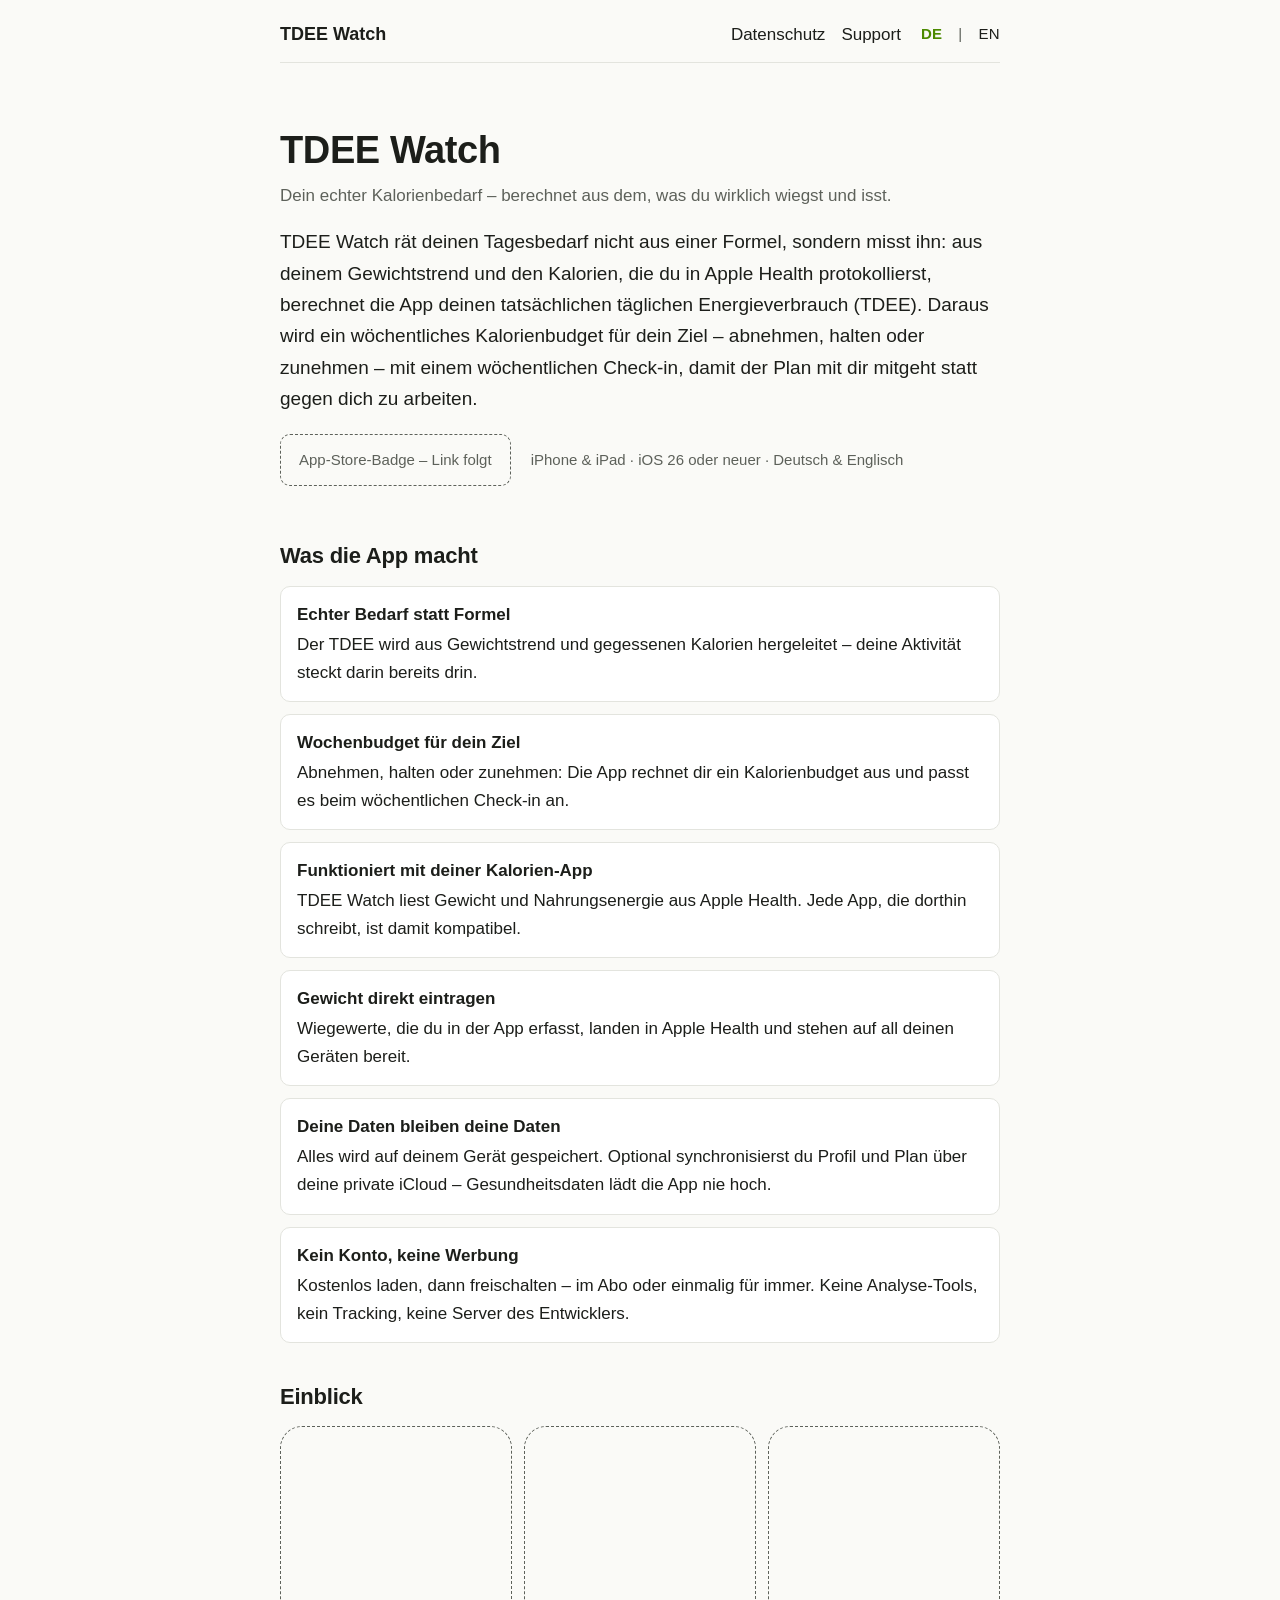
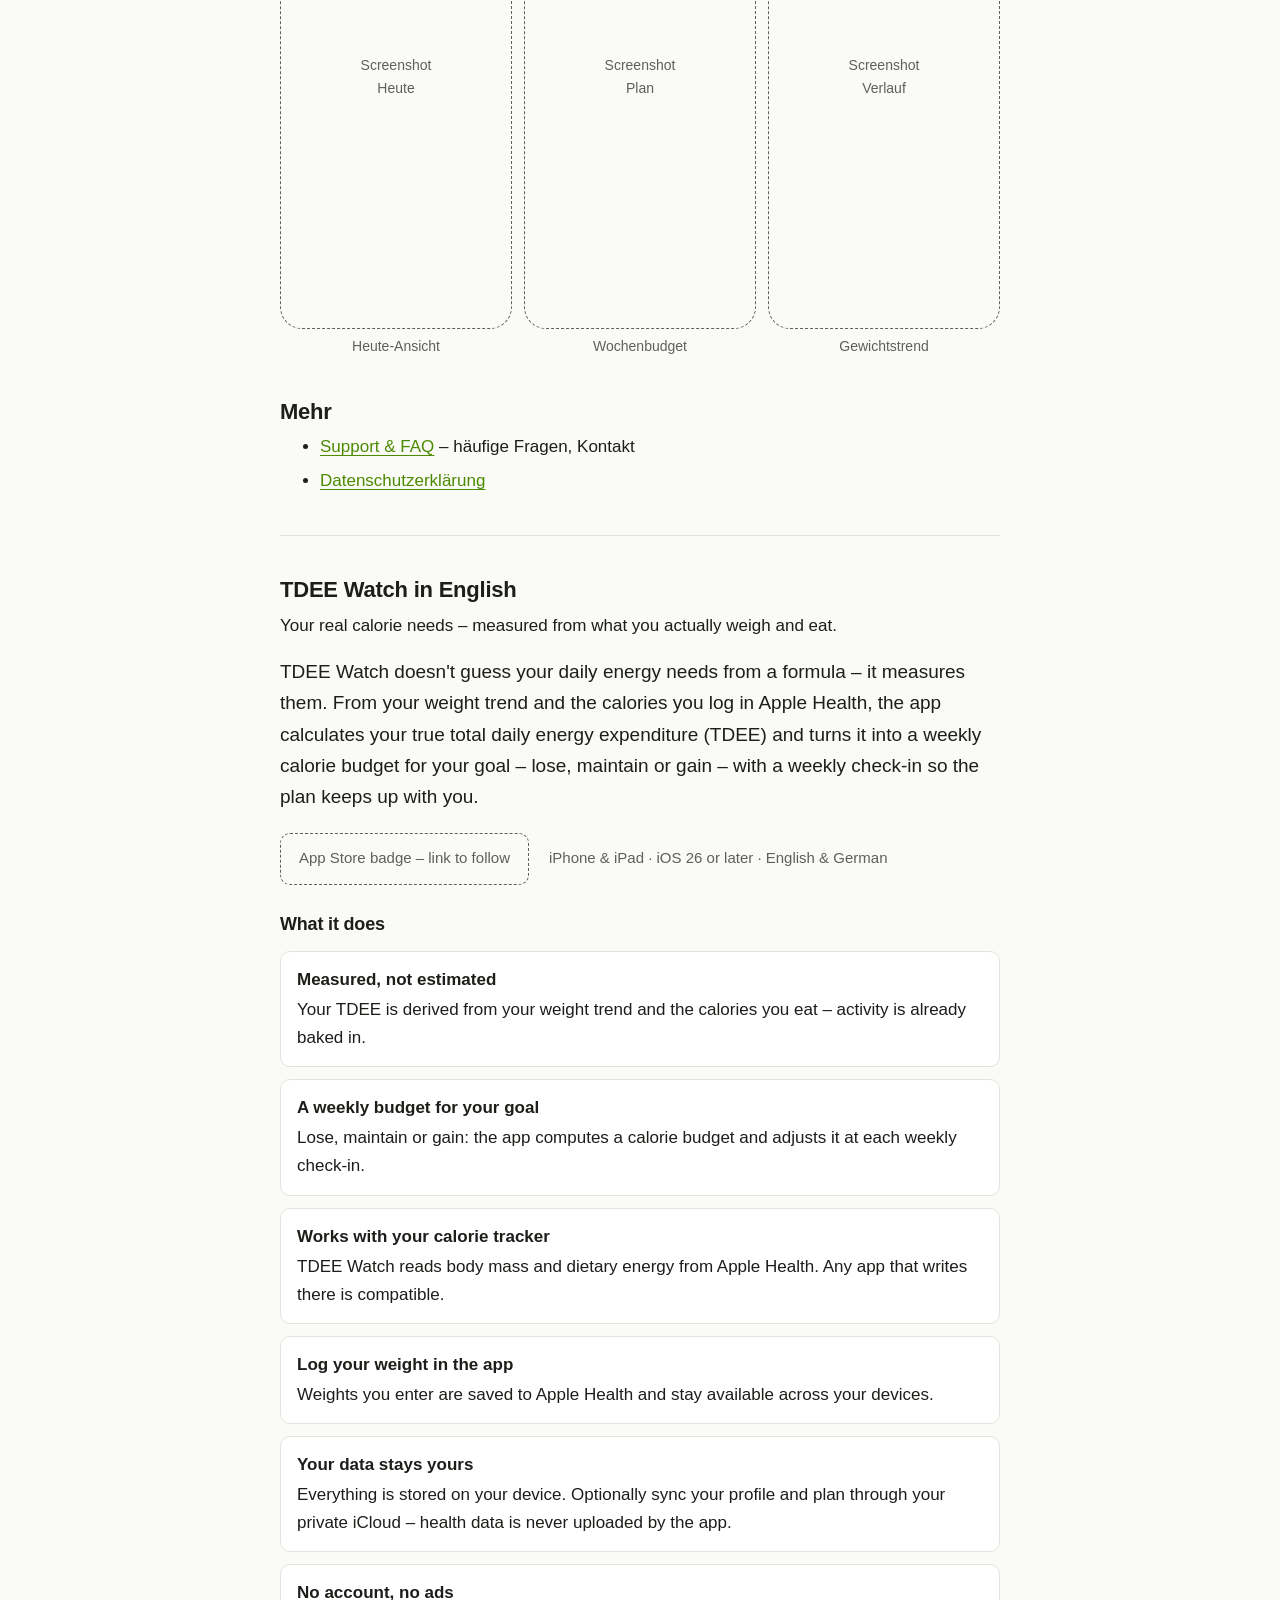
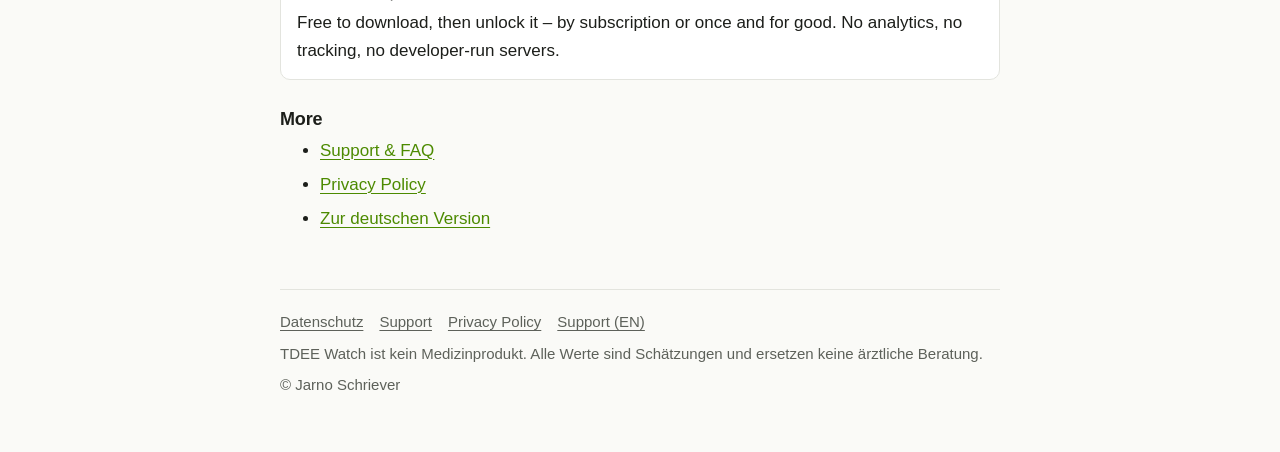
<file: index.html>
<!DOCTYPE html>
<html lang="de">
<head>
  <meta charset="utf-8">
  <meta name="viewport" content="width=device-width, initial-scale=1">
  <title>TDEE Watch – Dein echter Kalorienbedarf aus Apple Health</title>
  <meta name="description" content="TDEE Watch berechnet deinen tatsächlichen Energiebedarf (TDEE) aus Gewichtstrend und Kalorien in Apple Health und macht daraus ein Wochenbudget für dein Ziel.">
  <link rel="stylesheet" href="./styles.css">
</head>
<body id="top">

<header class="site-header">
  <a class="brand" href="./index.html">TDEE Watch</a>
  <nav aria-label="Seiten">
    <a href="./privacy.html">Datenschutz</a>
    <a href="./support.html">Support</a>
  </nav>
  <nav class="lang" aria-label="Sprache">
    <a href="#top" aria-current="page" lang="de">DE</a>
    <span aria-hidden="true">|</span>
    <a href="#en" lang="en" hreflang="en">EN</a>
  </nav>
</header>

<main>

  <section class="hero">
    <h1>TDEE Watch</h1>
    <p class="tagline">Dein echter Kalorienbedarf – berechnet aus dem, was du wirklich wiegst und isst.</p>

    <p class="lead">
      TDEE Watch rät deinen Tagesbedarf nicht aus einer Formel, sondern misst ihn:
      aus deinem Gewichtstrend und den Kalorien, die du in Apple Health protokollierst,
      berechnet die App deinen tatsächlichen täglichen Energieverbrauch (TDEE).
      Daraus wird ein wöchentliches Kalorienbudget für dein Ziel – abnehmen, halten oder zunehmen –
      mit einem wöchentlichen Check-in, damit der Plan mit dir mitgeht statt gegen dich zu arbeiten.
    </p>

    <div class="cta-row">
      <a class="badge-placeholder" href="#" aria-label="Im App Store laden (Link folgt)">
        App-Store-Badge – Link folgt
      </a>
      <span class="meta">iPhone &amp; iPad · iOS 26 oder neuer · Deutsch &amp; Englisch</span>
    </div>
  </section>

  <section aria-labelledby="features-de">
    <h2 id="features-de">Was die App macht</h2>
    <ul class="features">
      <li>
        <strong>Echter Bedarf statt Formel</strong>
        Der TDEE wird aus Gewichtstrend und gegessenen Kalorien hergeleitet – deine Aktivität steckt darin bereits drin.
      </li>
      <li>
        <strong>Wochenbudget für dein Ziel</strong>
        Abnehmen, halten oder zunehmen: Die App rechnet dir ein Kalorienbudget aus und passt es beim wöchentlichen Check-in an.
      </li>
      <li>
        <strong>Funktioniert mit deiner Kalorien-App</strong>
        TDEE Watch liest Gewicht und Nahrungsenergie aus Apple Health. Jede App, die dorthin schreibt, ist damit kompatibel.
      </li>
      <li>
        <strong>Gewicht direkt eintragen</strong>
        Wiegewerte, die du in der App erfasst, landen in Apple Health und stehen auf all deinen Geräten bereit.
      </li>
      <li>
        <strong>Deine Daten bleiben deine Daten</strong>
        Alles wird auf deinem Gerät gespeichert. Optional synchronisierst du Profil und Plan über deine private iCloud – Gesundheitsdaten lädt die App nie hoch.
      </li>
      <li>
        <strong>Kein Konto, keine Werbung</strong>
        Kostenlos laden, dann freischalten – im Abo oder einmalig für immer. Keine Analyse-Tools, kein Tracking, keine Server des Entwicklers.
      </li>
    </ul>
  </section>

  <section aria-labelledby="screens-de">
    <h2 id="screens-de">Einblick</h2>
    <div class="screenshots">
      <figure>
        <div class="frame">Screenshot<br>Heute</div>
        <figcaption>Heute-Ansicht</figcaption>
      </figure>
      <figure>
        <div class="frame">Screenshot<br>Plan</div>
        <figcaption>Wochenbudget</figcaption>
      </figure>
      <figure>
        <div class="frame">Screenshot<br>Verlauf</div>
        <figcaption>Gewichtstrend</figcaption>
      </figure>
    </div>
  </section>

  <section aria-labelledby="links-de">
    <h2 id="links-de">Mehr</h2>
    <ul>
      <li><a href="./support.html">Support &amp; FAQ</a> – häufige Fragen, Kontakt</li>
      <li><a href="./privacy.html">Datenschutzerklärung</a></li>
    </ul>
  </section>

  <hr>

  <section id="en" lang="en" aria-labelledby="en-heading">
    <h2 id="en-heading">TDEE Watch in English</h2>
    <p class="tagline">Your real calorie needs – measured from what you actually weigh and eat.</p>
    <p class="lead">
      TDEE Watch doesn't guess your daily energy needs from a formula – it measures them.
      From your weight trend and the calories you log in Apple Health, the app calculates your
      true total daily energy expenditure (TDEE) and turns it into a weekly calorie budget for your
      goal – lose, maintain or gain – with a weekly check-in so the plan keeps up with you.
    </p>

    <div class="cta-row">
      <a class="badge-placeholder" href="#" aria-label="Download on the App Store (link to follow)">
        App Store badge – link to follow
      </a>
      <span class="meta">iPhone &amp; iPad · iOS 26 or later · English &amp; German</span>
    </div>

    <h3>What it does</h3>
    <ul class="features">
      <li>
        <strong>Measured, not estimated</strong>
        Your TDEE is derived from your weight trend and the calories you eat – activity is already baked in.
      </li>
      <li>
        <strong>A weekly budget for your goal</strong>
        Lose, maintain or gain: the app computes a calorie budget and adjusts it at each weekly check-in.
      </li>
      <li>
        <strong>Works with your calorie tracker</strong>
        TDEE Watch reads body mass and dietary energy from Apple Health. Any app that writes there is compatible.
      </li>
      <li>
        <strong>Log your weight in the app</strong>
        Weights you enter are saved to Apple Health and stay available across your devices.
      </li>
      <li>
        <strong>Your data stays yours</strong>
        Everything is stored on your device. Optionally sync your profile and plan through your private iCloud – health data is never uploaded by the app.
      </li>
      <li>
        <strong>No account, no ads</strong>
        Free to download, then unlock it – by subscription or once and for good. No analytics, no tracking, no developer-run servers.
      </li>
    </ul>

    <h3>More</h3>
    <ul>
      <li><a href="./en/support.html">Support &amp; FAQ</a></li>
      <li><a href="./en/privacy.html">Privacy Policy</a></li>
      <li><a href="#top" hreflang="de">Zur deutschen Version</a></li>
    </ul>
  </section>

</main>

<footer class="site-footer">
  <nav aria-label="Footer">
    <a href="./privacy.html">Datenschutz</a>
    <a href="./support.html">Support</a>
    <a href="./en/privacy.html" hreflang="en" lang="en">Privacy Policy</a>
    <a href="./en/support.html" hreflang="en" lang="en">Support (EN)</a>
  </nav>
  <p>TDEE Watch ist kein Medizinprodukt. Alle Werte sind Schätzungen und ersetzen keine ärztliche Beratung.</p>
  <p>© Jarno Schriever</p>
</footer>

</body>
</html>
</file>
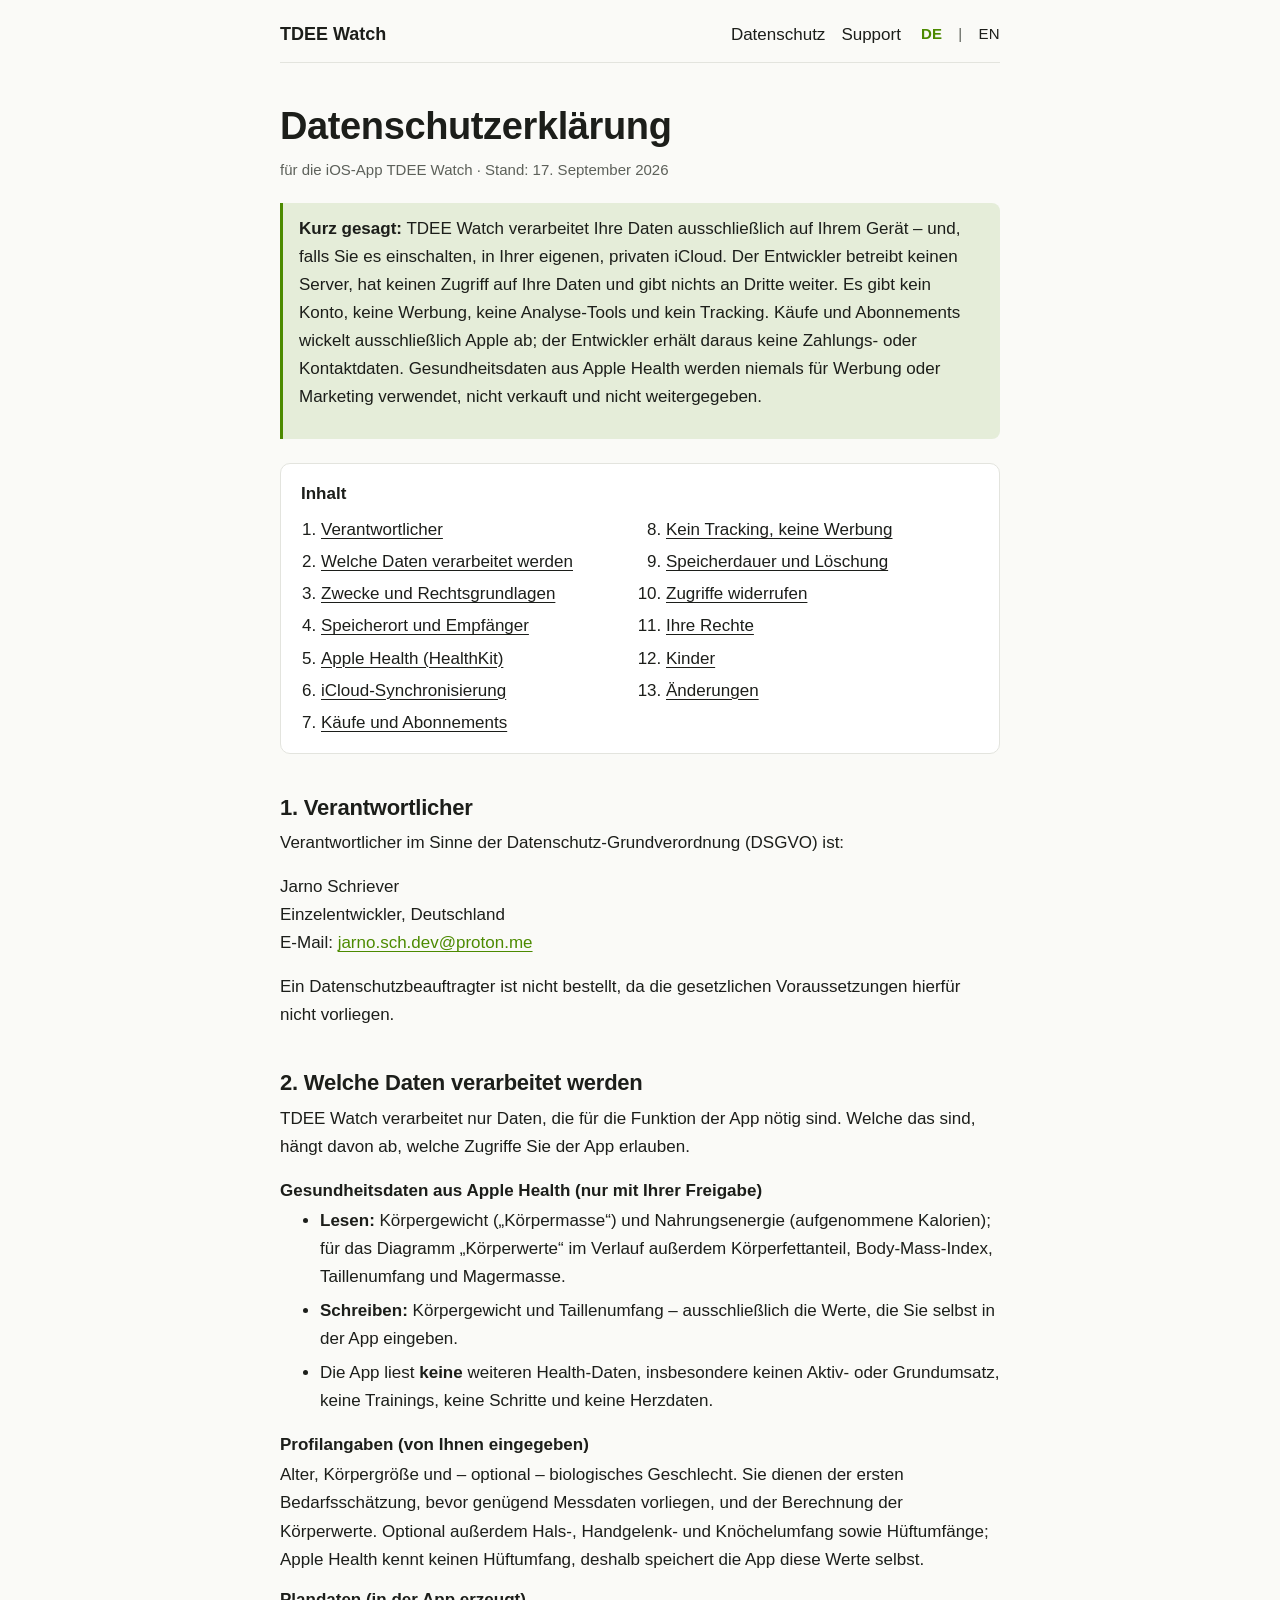
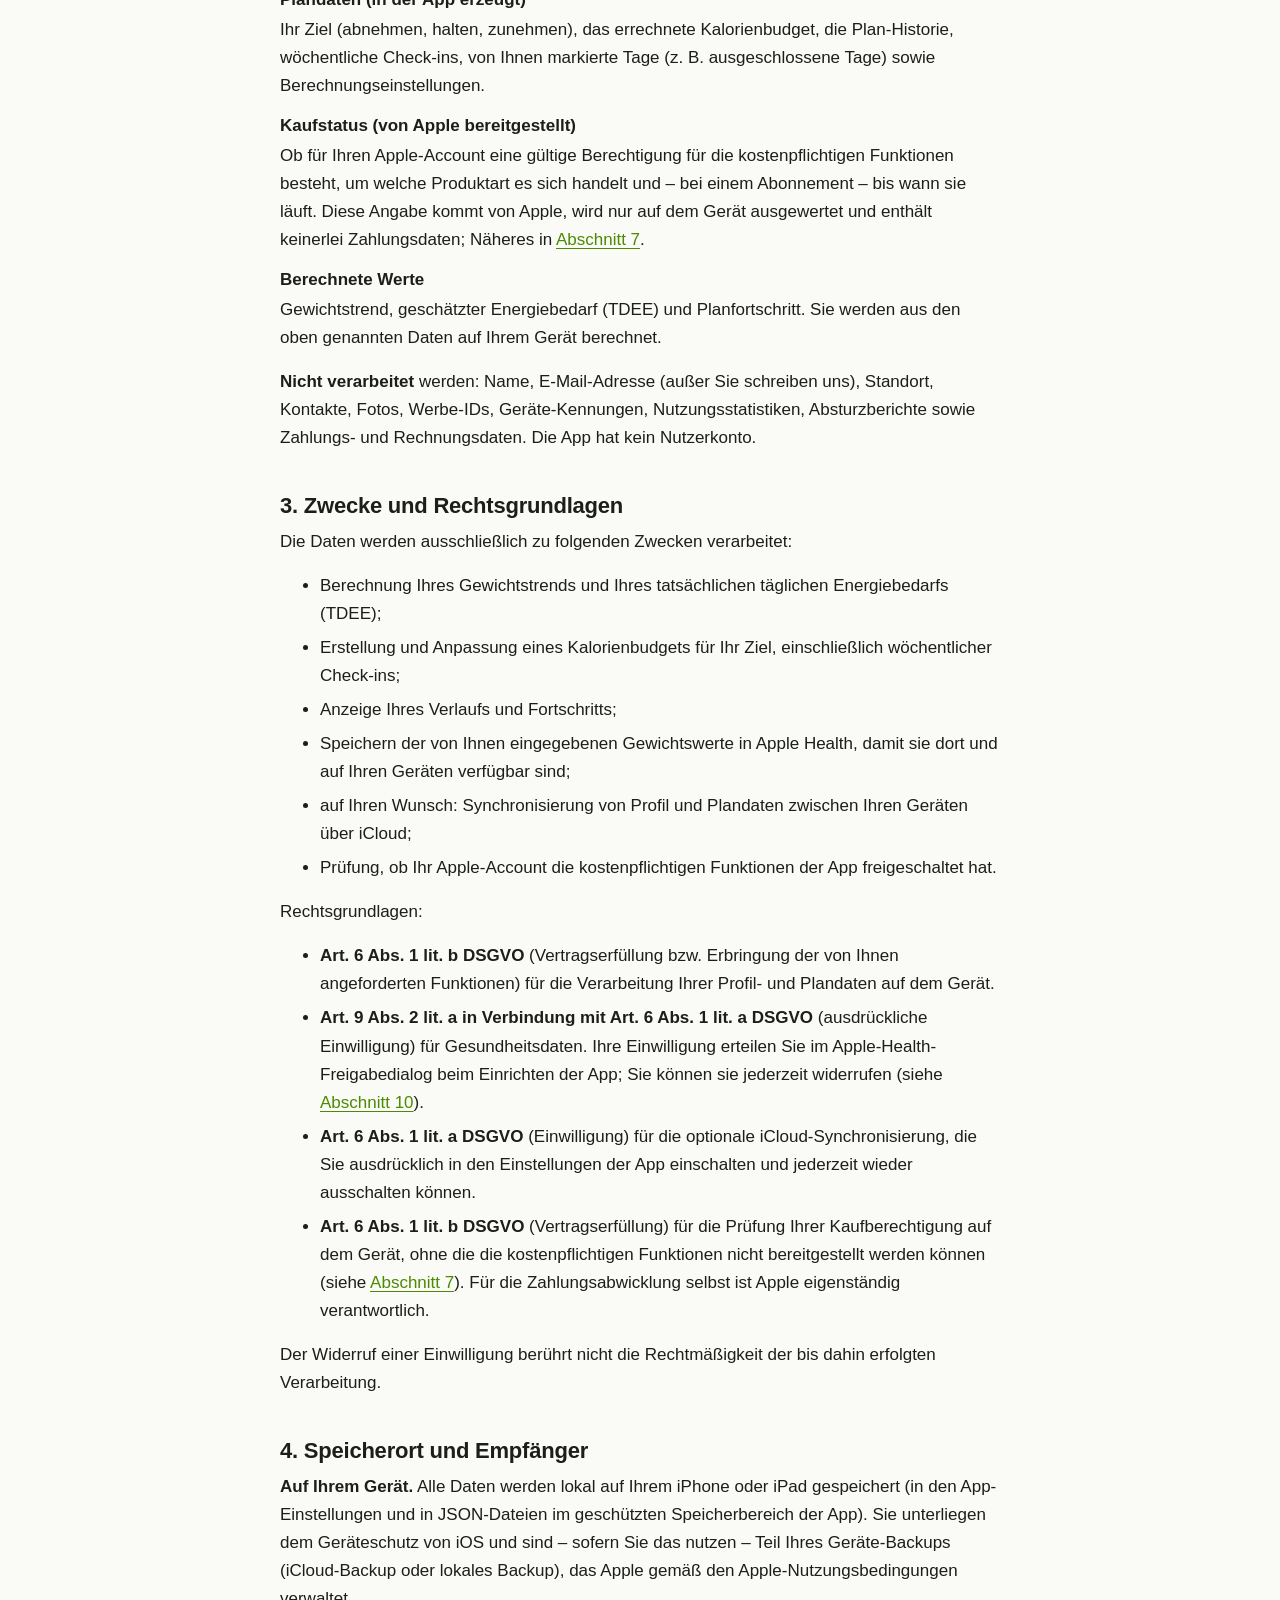
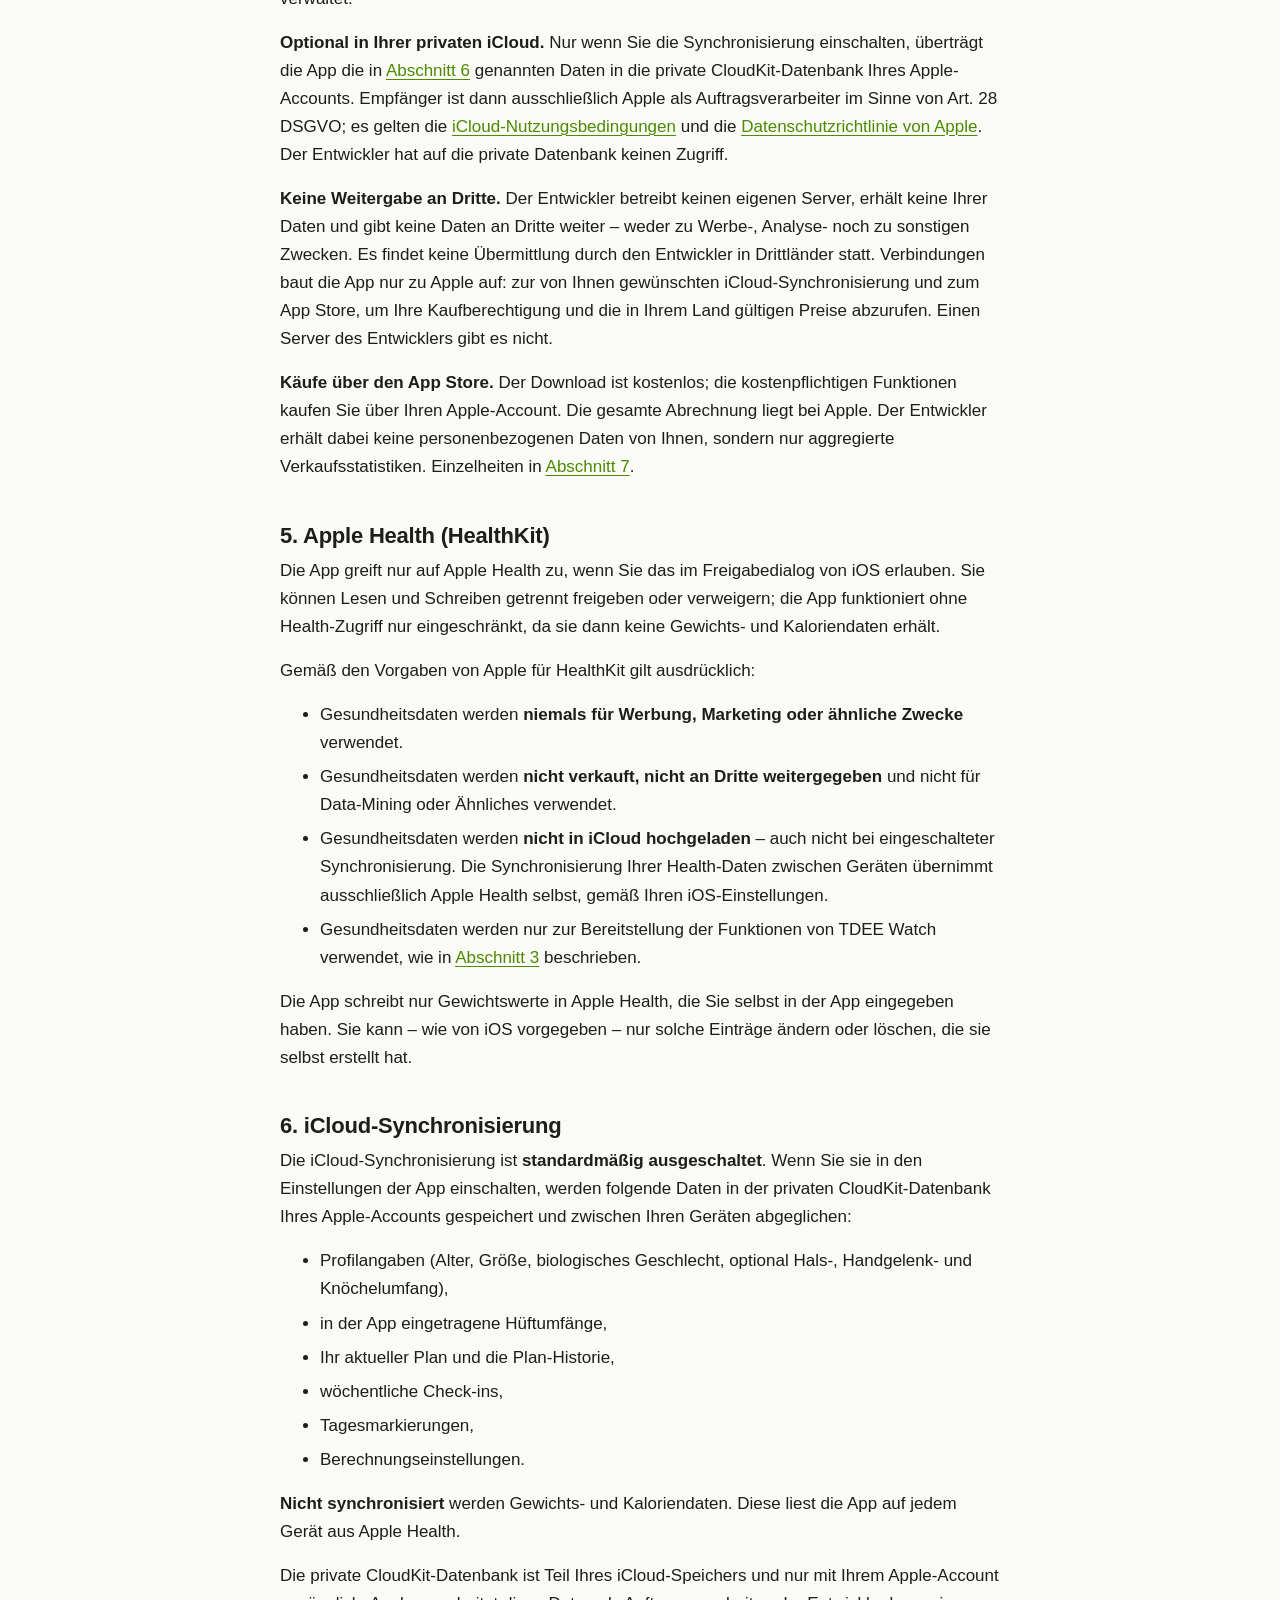
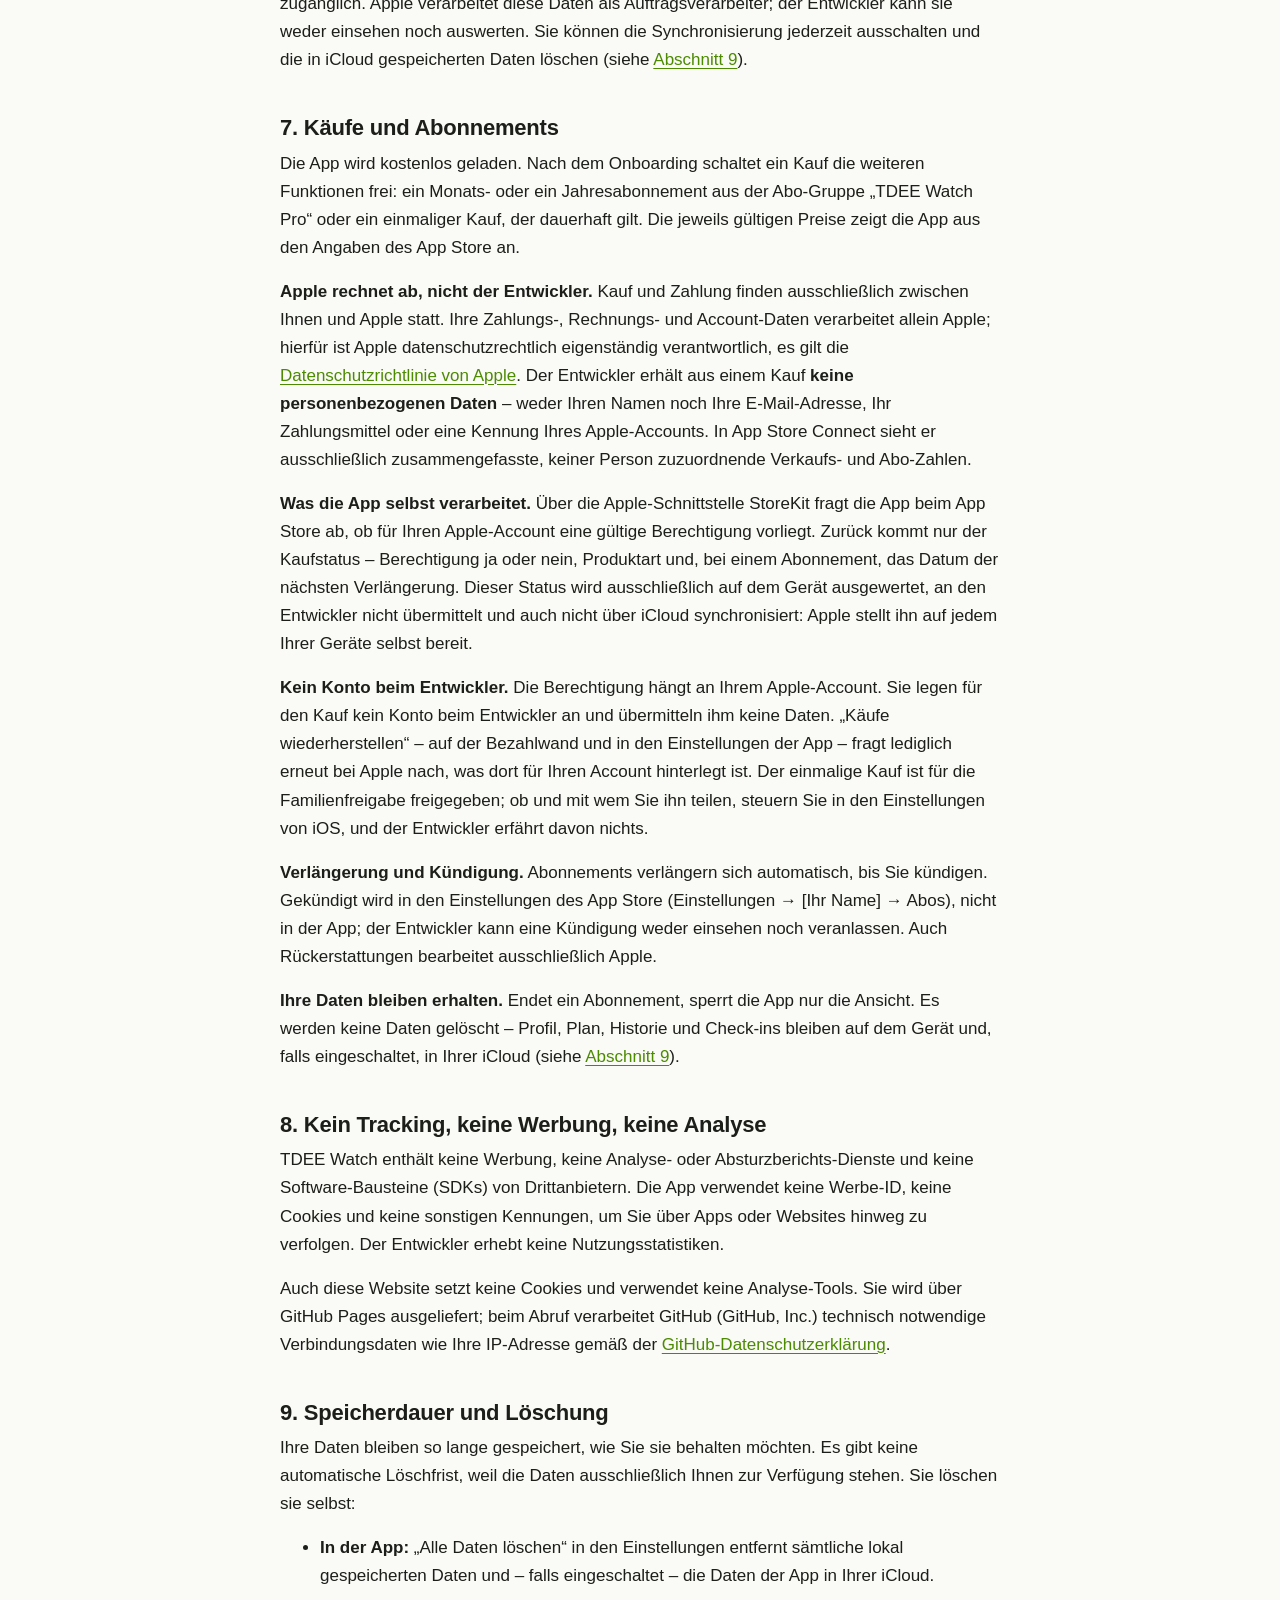
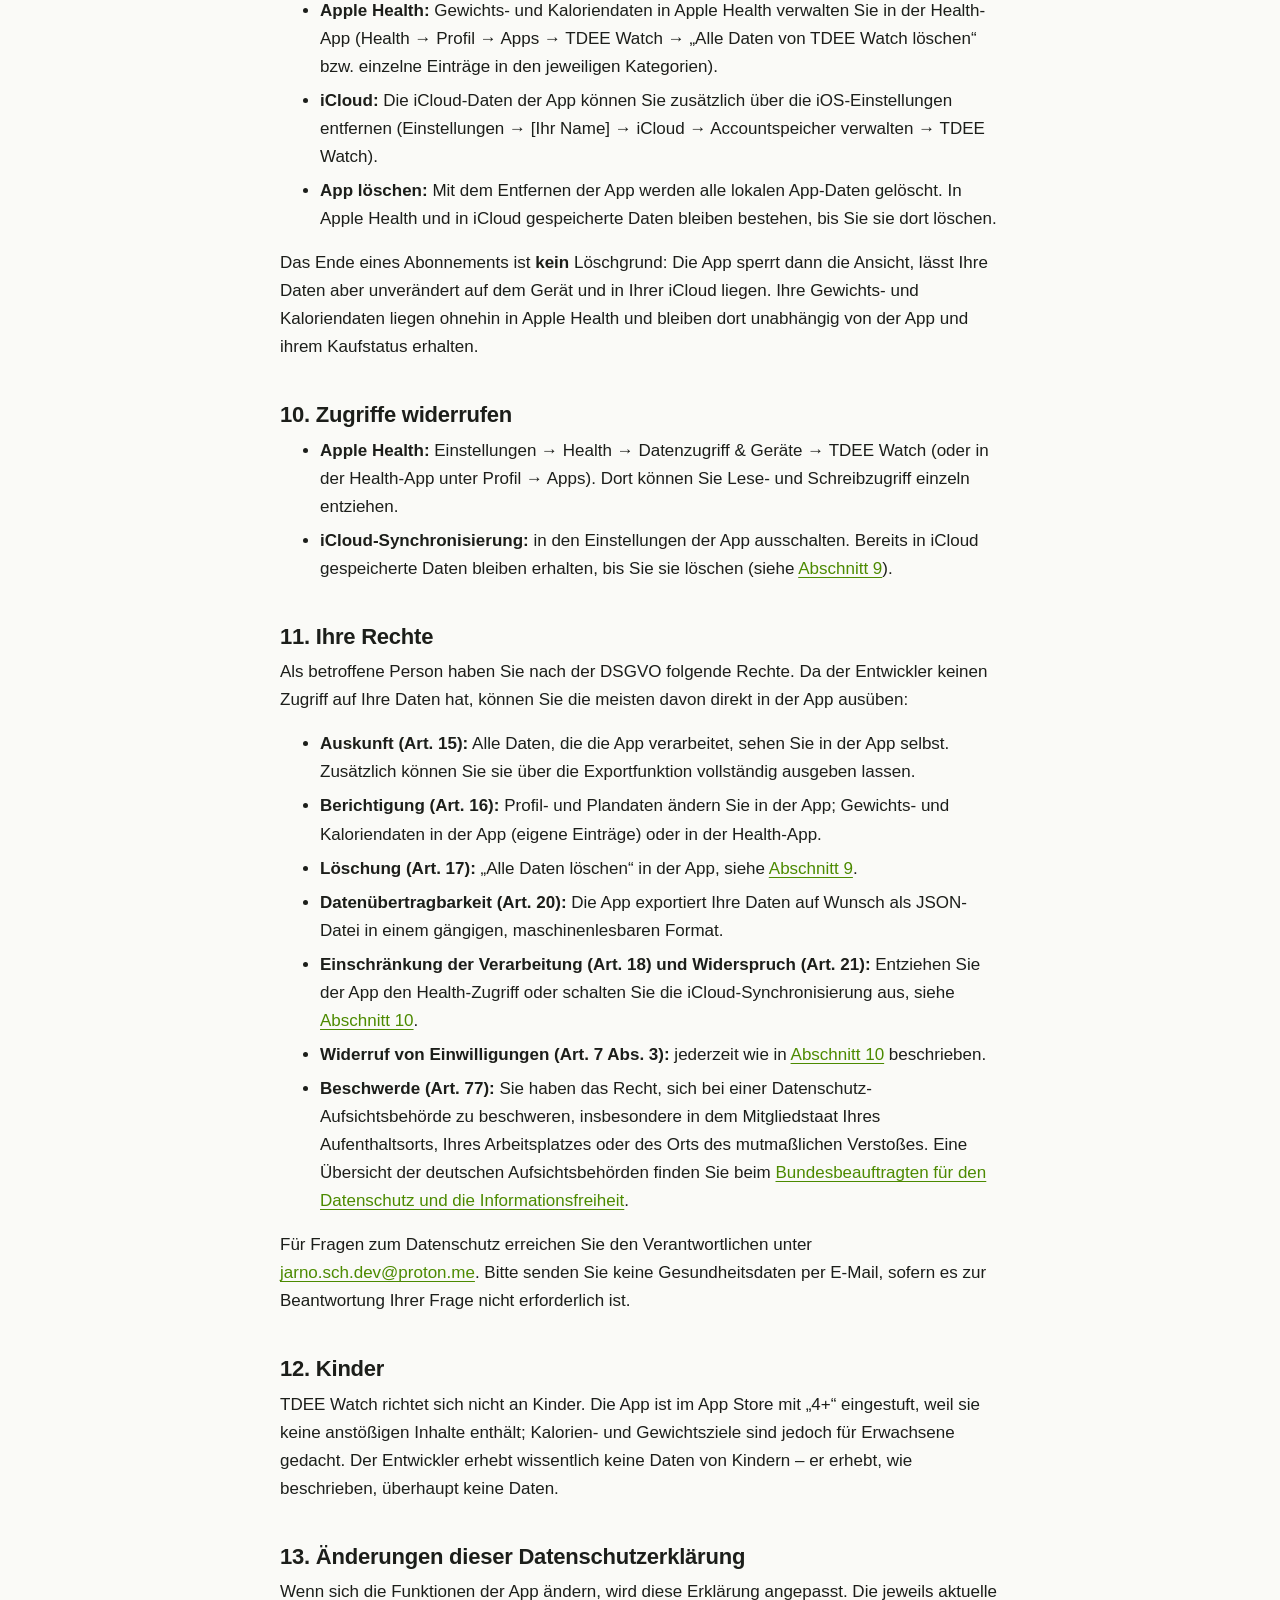
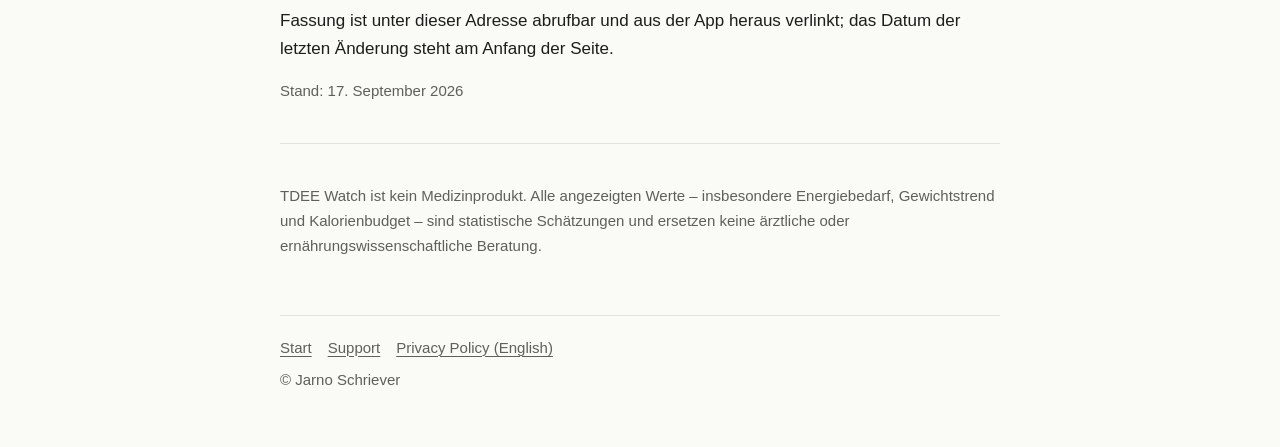
<file: privacy.html>
<!DOCTYPE html>
<html lang="de">
<head>
  <meta charset="utf-8">
  <meta name="viewport" content="width=device-width, initial-scale=1">
  <title>Datenschutzerklärung – TDEE Watch</title>
  <meta name="description" content="Datenschutzerklärung der iOS-App TDEE Watch: welche Daten verarbeitet werden, wo sie gespeichert sind und welche Rechte Sie haben.">
  <link rel="stylesheet" href="./styles.css">
</head>
<body>

<header class="site-header">
  <a class="brand" href="./index.html">TDEE Watch</a>
  <nav aria-label="Seiten">
    <a href="./privacy.html" aria-current="page">Datenschutz</a>
    <a href="./support.html">Support</a>
  </nav>
  <nav class="lang" aria-label="Sprache">
    <a href="./privacy.html" aria-current="page" lang="de">DE</a>
    <span aria-hidden="true">|</span>
    <a href="./en/privacy.html" lang="en" hreflang="en">EN</a>
  </nav>
</header>

<main>

  <h1>Datenschutzerklärung</h1>
  <p class="meta">für die iOS-App TDEE Watch · Stand: 17. September 2026</p>

  <div class="note">
    <p><strong>Kurz gesagt:</strong> TDEE Watch verarbeitet Ihre Daten ausschließlich auf Ihrem Gerät – und, falls Sie es einschalten, in Ihrer eigenen, privaten iCloud. Der Entwickler betreibt keinen Server, hat keinen Zugriff auf Ihre Daten und gibt nichts an Dritte weiter. Es gibt kein Konto, keine Werbung, keine Analyse-Tools und kein Tracking. Käufe und Abonnements wickelt ausschließlich Apple ab; der Entwickler erhält daraus keine Zahlungs- oder Kontaktdaten. Gesundheitsdaten aus Apple Health werden niemals für Werbung oder Marketing verwendet, nicht verkauft und nicht weitergegeben.</p>
  </div>

  <nav class="toc" aria-label="Inhalt">
    <strong>Inhalt</strong>
    <ol>
      <li><a href="#verantwortlicher">Verantwortlicher</a></li>
      <li><a href="#daten">Welche Daten verarbeitet werden</a></li>
      <li><a href="#zwecke">Zwecke und Rechtsgrundlagen</a></li>
      <li><a href="#speicherort">Speicherort und Empfänger</a></li>
      <li><a href="#healthkit">Apple Health (HealthKit)</a></li>
      <li><a href="#icloud">iCloud-Synchronisierung</a></li>
      <li><a href="#kaeufe">Käufe und Abonnements</a></li>
      <li><a href="#tracking">Kein Tracking, keine Werbung</a></li>
      <li><a href="#dauer">Speicherdauer und Löschung</a></li>
      <li><a href="#widerruf">Zugriffe widerrufen</a></li>
      <li><a href="#rechte">Ihre Rechte</a></li>
      <li><a href="#kinder">Kinder</a></li>
      <li><a href="#aenderungen">Änderungen</a></li>
    </ol>
  </nav>

  <h2 id="verantwortlicher">1. Verantwortlicher</h2>
  <p>Verantwortlicher im Sinne der Datenschutz-Grundverordnung (DSGVO) ist:</p>
  <p>
    Jarno Schriever<br>
    Einzelentwickler, Deutschland<br>
    E-Mail: <a href="mailto:jarno.sch.dev@proton.me">jarno.sch.dev@proton.me</a>
  </p>
  <p>Ein Datenschutzbeauftragter ist nicht bestellt, da die gesetzlichen Voraussetzungen hierfür nicht vorliegen.</p>

  <h2 id="daten">2. Welche Daten verarbeitet werden</h2>
  <p>TDEE Watch verarbeitet nur Daten, die für die Funktion der App nötig sind. Welche das sind, hängt davon ab, welche Zugriffe Sie der App erlauben.</p>

  <dl>
    <dt>Gesundheitsdaten aus Apple Health (nur mit Ihrer Freigabe)</dt>
    <dd>
      <ul>
        <li><strong>Lesen:</strong> Körpergewicht („Körpermasse“) und Nahrungsenergie (aufgenommene Kalorien); für das Diagramm „Körperwerte“ im Verlauf außerdem Körperfettanteil, Body-Mass-Index, Taillenumfang und Magermasse.</li>
        <li><strong>Schreiben:</strong> Körpergewicht und Taillenumfang – ausschließlich die Werte, die Sie selbst in der App eingeben.</li>
        <li>Die App liest <strong>keine</strong> weiteren Health-Daten, insbesondere keinen Aktiv- oder Grundumsatz, keine Trainings, keine Schritte und keine Herzdaten.</li>
      </ul>
    </dd>

    <dt>Profilangaben (von Ihnen eingegeben)</dt>
    <dd>Alter, Körpergröße und – optional – biologisches Geschlecht. Sie dienen der ersten Bedarfsschätzung, bevor genügend Messdaten vorliegen, und der Berechnung der Körperwerte. Optional außerdem Hals-, Handgelenk- und Knöchelumfang sowie Hüftumfänge; Apple Health kennt keinen Hüftumfang, deshalb speichert die App diese Werte selbst.</dd>

    <dt>Plandaten (in der App erzeugt)</dt>
    <dd>Ihr Ziel (abnehmen, halten, zunehmen), das errechnete Kalorienbudget, die Plan-Historie, wöchentliche Check-ins, von Ihnen markierte Tage (z.&nbsp;B. ausgeschlossene Tage) sowie Berechnungseinstellungen.</dd>

    <dt>Kaufstatus (von Apple bereitgestellt)</dt>
    <dd>Ob für Ihren Apple-Account eine gültige Berechtigung für die kostenpflichtigen Funktionen besteht, um welche Produktart es sich handelt und – bei einem Abonnement – bis wann sie läuft. Diese Angabe kommt von Apple, wird nur auf dem Gerät ausgewertet und enthält keinerlei Zahlungsdaten; Näheres in <a href="#kaeufe">Abschnitt 7</a>.</dd>

    <dt>Berechnete Werte</dt>
    <dd>Gewichtstrend, geschätzter Energiebedarf (TDEE) und Planfortschritt. Sie werden aus den oben genannten Daten auf Ihrem Gerät berechnet.</dd>
  </dl>

  <p><strong>Nicht verarbeitet</strong> werden: Name, E-Mail-Adresse (außer Sie schreiben uns), Standort, Kontakte, Fotos, Werbe-IDs, Geräte-Kennungen, Nutzungsstatistiken, Absturzberichte sowie Zahlungs- und Rechnungsdaten. Die App hat kein Nutzerkonto.</p>

  <h2 id="zwecke">3. Zwecke und Rechtsgrundlagen</h2>
  <p>Die Daten werden ausschließlich zu folgenden Zwecken verarbeitet:</p>
  <ul>
    <li>Berechnung Ihres Gewichtstrends und Ihres tatsächlichen täglichen Energiebedarfs (TDEE);</li>
    <li>Erstellung und Anpassung eines Kalorienbudgets für Ihr Ziel, einschließlich wöchentlicher Check-ins;</li>
    <li>Anzeige Ihres Verlaufs und Fortschritts;</li>
    <li>Speichern der von Ihnen eingegebenen Gewichtswerte in Apple Health, damit sie dort und auf Ihren Geräten verfügbar sind;</li>
    <li>auf Ihren Wunsch: Synchronisierung von Profil und Plandaten zwischen Ihren Geräten über iCloud;</li>
    <li>Prüfung, ob Ihr Apple-Account die kostenpflichtigen Funktionen der App freigeschaltet hat.</li>
  </ul>
  <p>Rechtsgrundlagen:</p>
  <ul>
    <li><strong>Art.&nbsp;6 Abs.&nbsp;1 lit.&nbsp;b DSGVO</strong> (Vertragserfüllung bzw. Erbringung der von Ihnen angeforderten Funktionen) für die Verarbeitung Ihrer Profil- und Plandaten auf dem Gerät.</li>
    <li><strong>Art.&nbsp;9 Abs.&nbsp;2 lit.&nbsp;a in Verbindung mit Art.&nbsp;6 Abs.&nbsp;1 lit.&nbsp;a DSGVO</strong> (ausdrückliche Einwilligung) für Gesundheitsdaten. Ihre Einwilligung erteilen Sie im Apple-Health-Freigabedialog beim Einrichten der App; Sie können sie jederzeit widerrufen (siehe <a href="#widerruf">Abschnitt 10</a>).</li>
    <li><strong>Art.&nbsp;6 Abs.&nbsp;1 lit.&nbsp;a DSGVO</strong> (Einwilligung) für die optionale iCloud-Synchronisierung, die Sie ausdrücklich in den Einstellungen der App einschalten und jederzeit wieder ausschalten können.</li>
    <li><strong>Art.&nbsp;6 Abs.&nbsp;1 lit.&nbsp;b DSGVO</strong> (Vertragserfüllung) für die Prüfung Ihrer Kaufberechtigung auf dem Gerät, ohne die die kostenpflichtigen Funktionen nicht bereitgestellt werden können (siehe <a href="#kaeufe">Abschnitt 7</a>). Für die Zahlungsabwicklung selbst ist Apple eigenständig verantwortlich.</li>
  </ul>
  <p>Der Widerruf einer Einwilligung berührt nicht die Rechtmäßigkeit der bis dahin erfolgten Verarbeitung.</p>

  <h2 id="speicherort">4. Speicherort und Empfänger</h2>
  <p><strong>Auf Ihrem Gerät.</strong> Alle Daten werden lokal auf Ihrem iPhone oder iPad gespeichert (in den App-Einstellungen und in JSON-Dateien im geschützten Speicherbereich der App). Sie unterliegen dem Geräteschutz von iOS und sind – sofern Sie das nutzen – Teil Ihres Geräte-Backups (iCloud-Backup oder lokales Backup), das Apple gemäß den Apple-Nutzungsbedingungen verwaltet.</p>
  <p><strong>Optional in Ihrer privaten iCloud.</strong> Nur wenn Sie die Synchronisierung einschalten, überträgt die App die in <a href="#icloud">Abschnitt 6</a> genannten Daten in die private CloudKit-Datenbank Ihres Apple-Accounts. Empfänger ist dann ausschließlich Apple als Auftragsverarbeiter im Sinne von Art.&nbsp;28 DSGVO; es gelten die <a href="https://www.apple.com/legal/internet-services/icloud/" rel="noopener">iCloud-Nutzungsbedingungen</a> und die <a href="https://www.apple.com/legal/privacy/" rel="noopener">Datenschutzrichtlinie von Apple</a>. Der Entwickler hat auf die private Datenbank keinen Zugriff.</p>
  <p><strong>Keine Weitergabe an Dritte.</strong> Der Entwickler betreibt keinen eigenen Server, erhält keine Ihrer Daten und gibt keine Daten an Dritte weiter – weder zu Werbe-, Analyse- noch zu sonstigen Zwecken. Es findet keine Übermittlung durch den Entwickler in Drittländer statt. Verbindungen baut die App nur zu Apple auf: zur von Ihnen gewünschten iCloud-Synchronisierung und zum App Store, um Ihre Kaufberechtigung und die in Ihrem Land gültigen Preise abzurufen. Einen Server des Entwicklers gibt es nicht.</p>
  <p><strong>Käufe über den App Store.</strong> Der Download ist kostenlos; die kostenpflichtigen Funktionen kaufen Sie über Ihren Apple-Account. Die gesamte Abrechnung liegt bei Apple. Der Entwickler erhält dabei keine personenbezogenen Daten von Ihnen, sondern nur aggregierte Verkaufsstatistiken. Einzelheiten in <a href="#kaeufe">Abschnitt 7</a>.</p>

  <h2 id="healthkit">5. Apple Health (HealthKit)</h2>
  <p>Die App greift nur auf Apple Health zu, wenn Sie das im Freigabedialog von iOS erlauben. Sie können Lesen und Schreiben getrennt freigeben oder verweigern; die App funktioniert ohne Health-Zugriff nur eingeschränkt, da sie dann keine Gewichts- und Kaloriendaten erhält.</p>
  <p>Gemäß den Vorgaben von Apple für HealthKit gilt ausdrücklich:</p>
  <ul>
    <li>Gesundheitsdaten werden <strong>niemals für Werbung, Marketing oder ähnliche Zwecke</strong> verwendet.</li>
    <li>Gesundheitsdaten werden <strong>nicht verkauft, nicht an Dritte weitergegeben</strong> und nicht für Data-Mining oder Ähnliches verwendet.</li>
    <li>Gesundheitsdaten werden <strong>nicht in iCloud hochgeladen</strong> – auch nicht bei eingeschalteter Synchronisierung. Die Synchronisierung Ihrer Health-Daten zwischen Geräten übernimmt ausschließlich Apple Health selbst, gemäß Ihren iOS-Einstellungen.</li>
    <li>Gesundheitsdaten werden nur zur Bereitstellung der Funktionen von TDEE Watch verwendet, wie in <a href="#zwecke">Abschnitt 3</a> beschrieben.</li>
  </ul>
  <p>Die App schreibt nur Gewichtswerte in Apple Health, die Sie selbst in der App eingegeben haben. Sie kann – wie von iOS vorgegeben – nur solche Einträge ändern oder löschen, die sie selbst erstellt hat.</p>

  <h2 id="icloud">6. iCloud-Synchronisierung</h2>
  <p>Die iCloud-Synchronisierung ist <strong>standardmäßig ausgeschaltet</strong>. Wenn Sie sie in den Einstellungen der App einschalten, werden folgende Daten in der privaten CloudKit-Datenbank Ihres Apple-Accounts gespeichert und zwischen Ihren Geräten abgeglichen:</p>
  <ul>
    <li>Profilangaben (Alter, Größe, biologisches Geschlecht, optional Hals-, Handgelenk- und Knöchelumfang),</li>
    <li>in der App eingetragene Hüftumfänge,</li>
    <li>Ihr aktueller Plan und die Plan-Historie,</li>
    <li>wöchentliche Check-ins,</li>
    <li>Tagesmarkierungen,</li>
    <li>Berechnungseinstellungen.</li>
  </ul>
  <p><strong>Nicht synchronisiert</strong> werden Gewichts- und Kaloriendaten. Diese liest die App auf jedem Gerät aus Apple Health.</p>
  <p>Die private CloudKit-Datenbank ist Teil Ihres iCloud-Speichers und nur mit Ihrem Apple-Account zugänglich. Apple verarbeitet diese Daten als Auftragsverarbeiter; der Entwickler kann sie weder einsehen noch auswerten. Sie können die Synchronisierung jederzeit ausschalten und die in iCloud gespeicherten Daten löschen (siehe <a href="#dauer">Abschnitt 9</a>).</p>

  <h2 id="kaeufe">7. Käufe und Abonnements</h2>
  <p>Die App wird kostenlos geladen. Nach dem Onboarding schaltet ein Kauf die weiteren Funktionen frei: ein Monats- oder ein Jahresabonnement aus der Abo-Gruppe „TDEE Watch Pro“ oder ein einmaliger Kauf, der dauerhaft gilt. Die jeweils gültigen Preise zeigt die App aus den Angaben des App Store an.</p>
  <p><strong>Apple rechnet ab, nicht der Entwickler.</strong> Kauf und Zahlung finden ausschließlich zwischen Ihnen und Apple statt. Ihre Zahlungs-, Rechnungs- und Account-Daten verarbeitet allein Apple; hierfür ist Apple datenschutzrechtlich eigenständig verantwortlich, es gilt die <a href="https://www.apple.com/legal/privacy/" rel="noopener">Datenschutzrichtlinie von Apple</a>. Der Entwickler erhält aus einem Kauf <strong>keine personenbezogenen Daten</strong> – weder Ihren Namen noch Ihre E-Mail-Adresse, Ihr Zahlungsmittel oder eine Kennung Ihres Apple-Accounts. In App Store Connect sieht er ausschließlich zusammengefasste, keiner Person zuzuordnende Verkaufs- und Abo-Zahlen.</p>
  <p><strong>Was die App selbst verarbeitet.</strong> Über die Apple-Schnittstelle StoreKit fragt die App beim App Store ab, ob für Ihren Apple-Account eine gültige Berechtigung vorliegt. Zurück kommt nur der Kaufstatus – Berechtigung ja oder nein, Produktart und, bei einem Abonnement, das Datum der nächsten Verlängerung. Dieser Status wird ausschließlich auf dem Gerät ausgewertet, an den Entwickler nicht übermittelt und auch nicht über iCloud synchronisiert: Apple stellt ihn auf jedem Ihrer Geräte selbst bereit.</p>
  <p><strong>Kein Konto beim Entwickler.</strong> Die Berechtigung hängt an Ihrem Apple-Account. Sie legen für den Kauf kein Konto beim Entwickler an und übermitteln ihm keine Daten. „Käufe wiederherstellen“ – auf der Bezahlwand und in den Einstellungen der App – fragt lediglich erneut bei Apple nach, was dort für Ihren Account hinterlegt ist. Der einmalige Kauf ist für die Familienfreigabe freigegeben; ob und mit wem Sie ihn teilen, steuern Sie in den Einstellungen von iOS, und der Entwickler erfährt davon nichts.</p>
  <p><strong>Verlängerung und Kündigung.</strong> Abonnements verlängern sich automatisch, bis Sie kündigen. Gekündigt wird in den Einstellungen des App Store (Einstellungen → [Ihr Name] → Abos), nicht in der App; der Entwickler kann eine Kündigung weder einsehen noch veranlassen. Auch Rückerstattungen bearbeitet ausschließlich Apple.</p>
  <p><strong>Ihre Daten bleiben erhalten.</strong> Endet ein Abonnement, sperrt die App nur die Ansicht. Es werden keine Daten gelöscht – Profil, Plan, Historie und Check-ins bleiben auf dem Gerät und, falls eingeschaltet, in Ihrer iCloud (siehe <a href="#dauer">Abschnitt 9</a>).</p>

  <h2 id="tracking">8. Kein Tracking, keine Werbung, keine Analyse</h2>
  <p>TDEE Watch enthält keine Werbung, keine Analyse- oder Absturzberichts-Dienste und keine Software-Bausteine (SDKs) von Drittanbietern. Die App verwendet keine Werbe-ID, keine Cookies und keine sonstigen Kennungen, um Sie über Apps oder Websites hinweg zu verfolgen. Der Entwickler erhebt keine Nutzungsstatistiken.</p>
  <p>Auch diese Website setzt keine Cookies und verwendet keine Analyse-Tools. Sie wird über GitHub Pages ausgeliefert; beim Abruf verarbeitet GitHub (GitHub, Inc.) technisch notwendige Verbindungsdaten wie Ihre IP-Adresse gemäß der <a href="https://docs.github.com/site-policy/privacy-policies/github-general-privacy-statement" rel="noopener">GitHub-Datenschutzerklärung</a>.</p>

  <h2 id="dauer">9. Speicherdauer und Löschung</h2>
  <p>Ihre Daten bleiben so lange gespeichert, wie Sie sie behalten möchten. Es gibt keine automatische Löschfrist, weil die Daten ausschließlich Ihnen zur Verfügung stehen. Sie löschen sie selbst:</p>
  <ul>
    <li><strong>In der App:</strong> „Alle Daten löschen“ in den Einstellungen entfernt sämtliche lokal gespeicherten Daten und – falls eingeschaltet – die Daten der App in Ihrer iCloud.</li>
    <li><strong>Apple Health:</strong> Gewichts- und Kaloriendaten in Apple Health verwalten Sie in der Health-App (Health → Profil → Apps → TDEE Watch → „Alle Daten von TDEE Watch löschen“ bzw. einzelne Einträge in den jeweiligen Kategorien).</li>
    <li><strong>iCloud:</strong> Die iCloud-Daten der App können Sie zusätzlich über die iOS-Einstellungen entfernen (Einstellungen → [Ihr Name] → iCloud → Accountspeicher verwalten → TDEE Watch).</li>
    <li><strong>App löschen:</strong> Mit dem Entfernen der App werden alle lokalen App-Daten gelöscht. In Apple Health und in iCloud gespeicherte Daten bleiben bestehen, bis Sie sie dort löschen.</li>
  </ul>
  <p>Das Ende eines Abonnements ist <strong>kein</strong> Löschgrund: Die App sperrt dann die Ansicht, lässt Ihre Daten aber unverändert auf dem Gerät und in Ihrer iCloud liegen. Ihre Gewichts- und Kaloriendaten liegen ohnehin in Apple Health und bleiben dort unabhängig von der App und ihrem Kaufstatus erhalten.</p>

  <h2 id="widerruf">10. Zugriffe widerrufen</h2>
  <ul>
    <li><strong>Apple Health:</strong> Einstellungen → Health → Datenzugriff &amp; Geräte → TDEE Watch (oder in der Health-App unter Profil → Apps). Dort können Sie Lese- und Schreibzugriff einzeln entziehen.</li>
    <li><strong>iCloud-Synchronisierung:</strong> in den Einstellungen der App ausschalten. Bereits in iCloud gespeicherte Daten bleiben erhalten, bis Sie sie löschen (siehe <a href="#dauer">Abschnitt 9</a>).</li>
  </ul>

  <h2 id="rechte">11. Ihre Rechte</h2>
  <p>Als betroffene Person haben Sie nach der DSGVO folgende Rechte. Da der Entwickler keinen Zugriff auf Ihre Daten hat, können Sie die meisten davon direkt in der App ausüben:</p>
  <ul>
    <li><strong>Auskunft (Art.&nbsp;15):</strong> Alle Daten, die die App verarbeitet, sehen Sie in der App selbst. Zusätzlich können Sie sie über die Exportfunktion vollständig ausgeben lassen.</li>
    <li><strong>Berichtigung (Art.&nbsp;16):</strong> Profil- und Plandaten ändern Sie in der App; Gewichts- und Kaloriendaten in der App (eigene Einträge) oder in der Health-App.</li>
    <li><strong>Löschung (Art.&nbsp;17):</strong> „Alle Daten löschen“ in der App, siehe <a href="#dauer">Abschnitt 9</a>.</li>
    <li><strong>Datenübertragbarkeit (Art.&nbsp;20):</strong> Die App exportiert Ihre Daten auf Wunsch als JSON-Datei in einem gängigen, maschinenlesbaren Format.</li>
    <li><strong>Einschränkung der Verarbeitung (Art.&nbsp;18) und Widerspruch (Art.&nbsp;21):</strong> Entziehen Sie der App den Health-Zugriff oder schalten Sie die iCloud-Synchronisierung aus, siehe <a href="#widerruf">Abschnitt 10</a>.</li>
    <li><strong>Widerruf von Einwilligungen (Art.&nbsp;7 Abs.&nbsp;3):</strong> jederzeit wie in <a href="#widerruf">Abschnitt 10</a> beschrieben.</li>
    <li><strong>Beschwerde (Art.&nbsp;77):</strong> Sie haben das Recht, sich bei einer Datenschutz-Aufsichtsbehörde zu beschweren, insbesondere in dem Mitgliedstaat Ihres Aufenthaltsorts, Ihres Arbeitsplatzes oder des Orts des mutmaßlichen Verstoßes. Eine Übersicht der deutschen Aufsichtsbehörden finden Sie beim <a href="https://www.bfdi.bund.de/DE/Service/Anschriften/Laender/Laender-node.html" rel="noopener">Bundesbeauftragten für den Datenschutz und die Informationsfreiheit</a>.</li>
  </ul>
  <p>Für Fragen zum Datenschutz erreichen Sie den Verantwortlichen unter <a href="mailto:jarno.sch.dev@proton.me">jarno.sch.dev@proton.me</a>. Bitte senden Sie keine Gesundheitsdaten per E-Mail, sofern es zur Beantwortung Ihrer Frage nicht erforderlich ist.</p>

  <h2 id="kinder">12. Kinder</h2>
  <p>TDEE Watch richtet sich nicht an Kinder. Die App ist im App Store mit „4+“ eingestuft, weil sie keine anstößigen Inhalte enthält; Kalorien- und Gewichtsziele sind jedoch für Erwachsene gedacht. Der Entwickler erhebt wissentlich keine Daten von Kindern – er erhebt, wie beschrieben, überhaupt keine Daten.</p>

  <h2 id="aenderungen">13. Änderungen dieser Datenschutzerklärung</h2>
  <p>Wenn sich die Funktionen der App ändern, wird diese Erklärung angepasst. Die jeweils aktuelle Fassung ist unter dieser Adresse abrufbar und aus der App heraus verlinkt; das Datum der letzten Änderung steht am Anfang der Seite.</p>

  <p class="meta">Stand: 17. September 2026</p>

  <hr>
  <p class="meta">TDEE Watch ist kein Medizinprodukt. Alle angezeigten Werte – insbesondere Energiebedarf, Gewichtstrend und Kalorienbudget – sind statistische Schätzungen und ersetzen keine ärztliche oder ernährungswissenschaftliche Beratung.</p>

</main>

<footer class="site-footer">
  <nav aria-label="Footer">
    <a href="./index.html">Start</a>
    <a href="./support.html">Support</a>
    <a href="./en/privacy.html" hreflang="en" lang="en">Privacy Policy (English)</a>
  </nav>
  <p>© Jarno Schriever</p>
</footer>

</body>
</html>
</file>
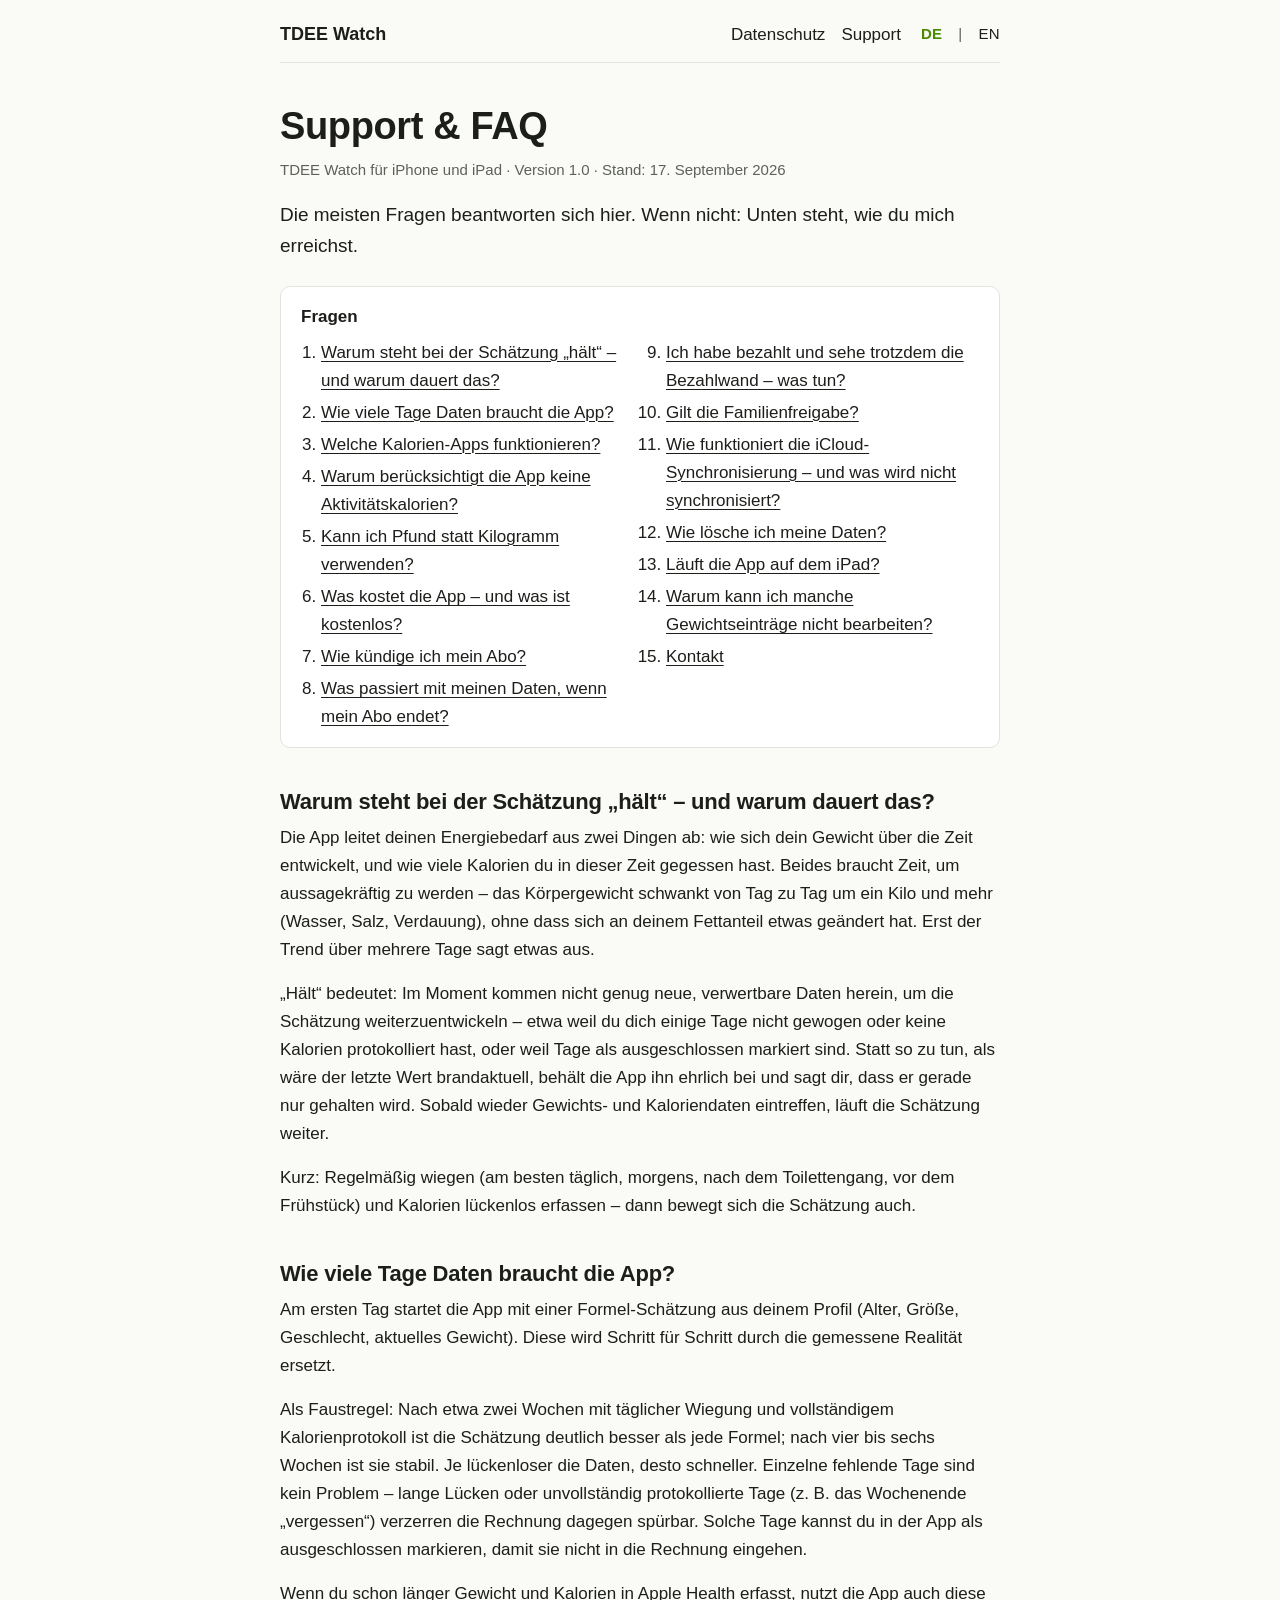
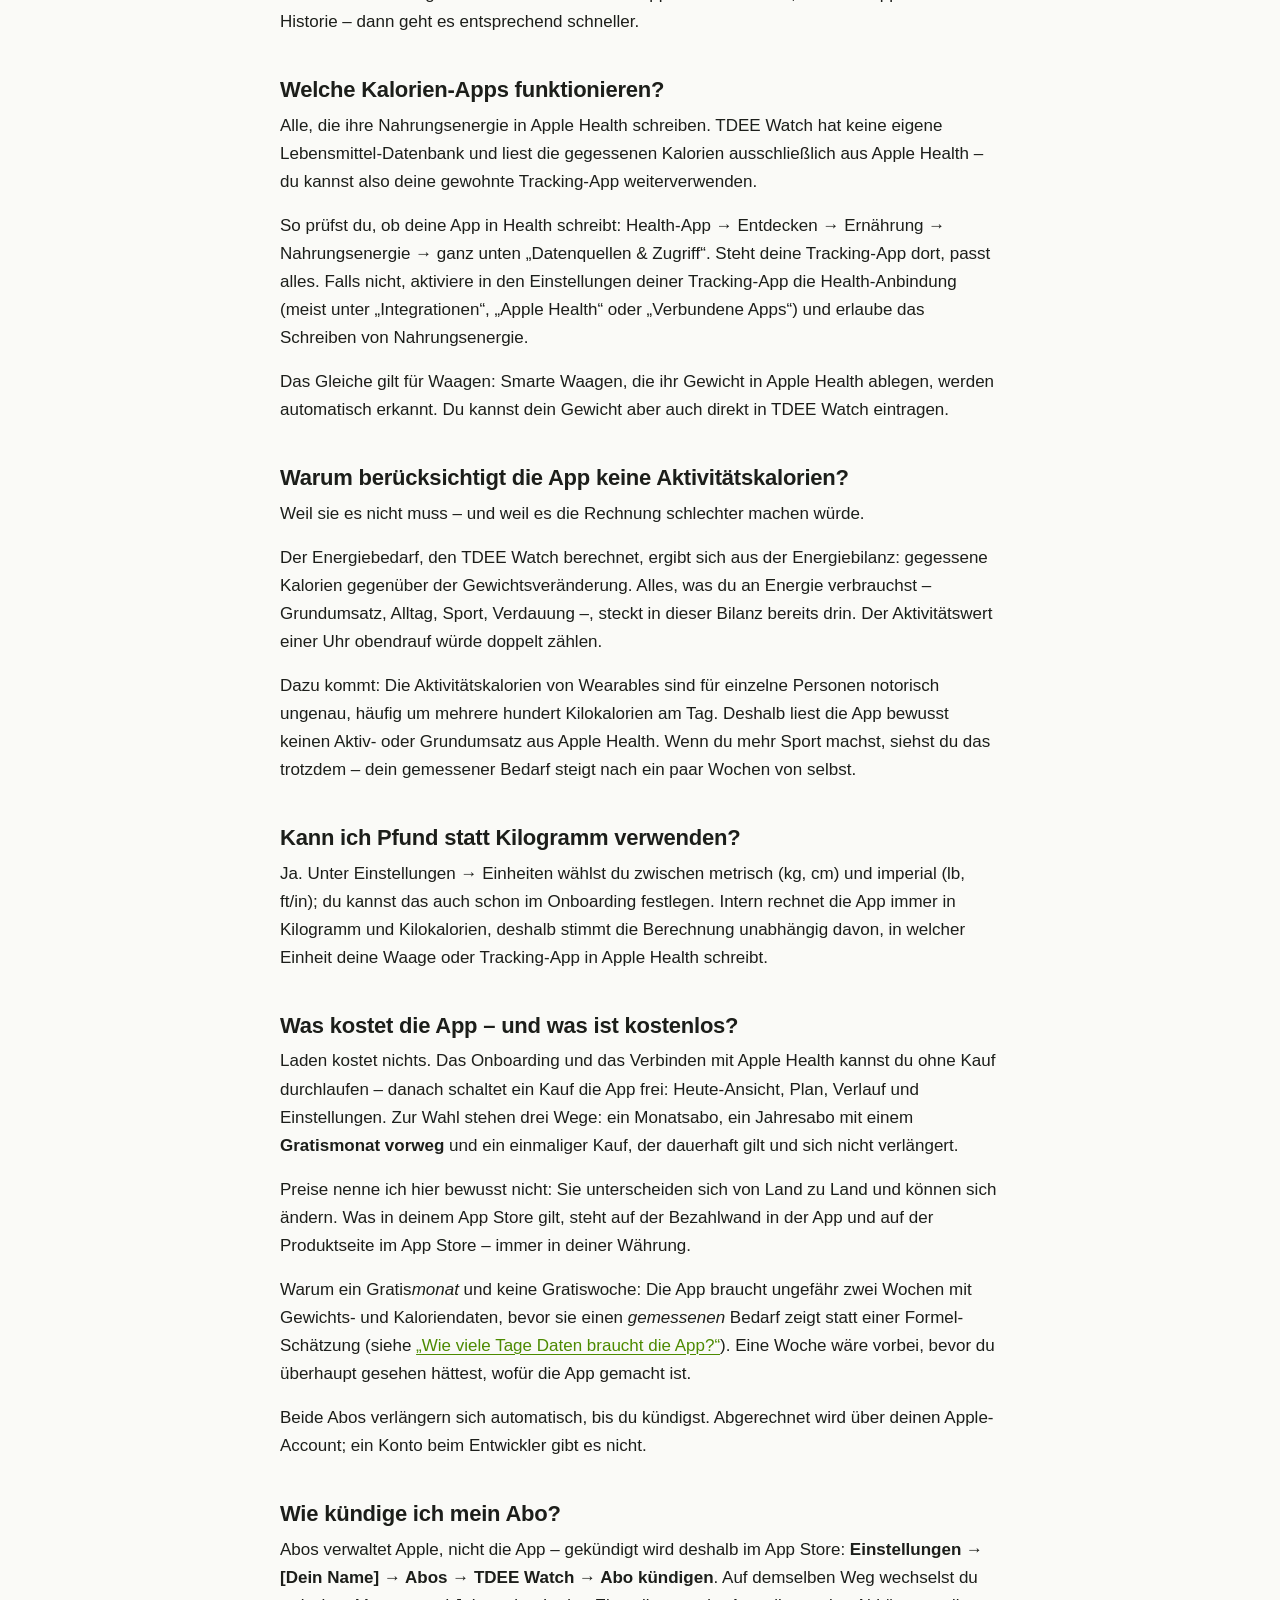
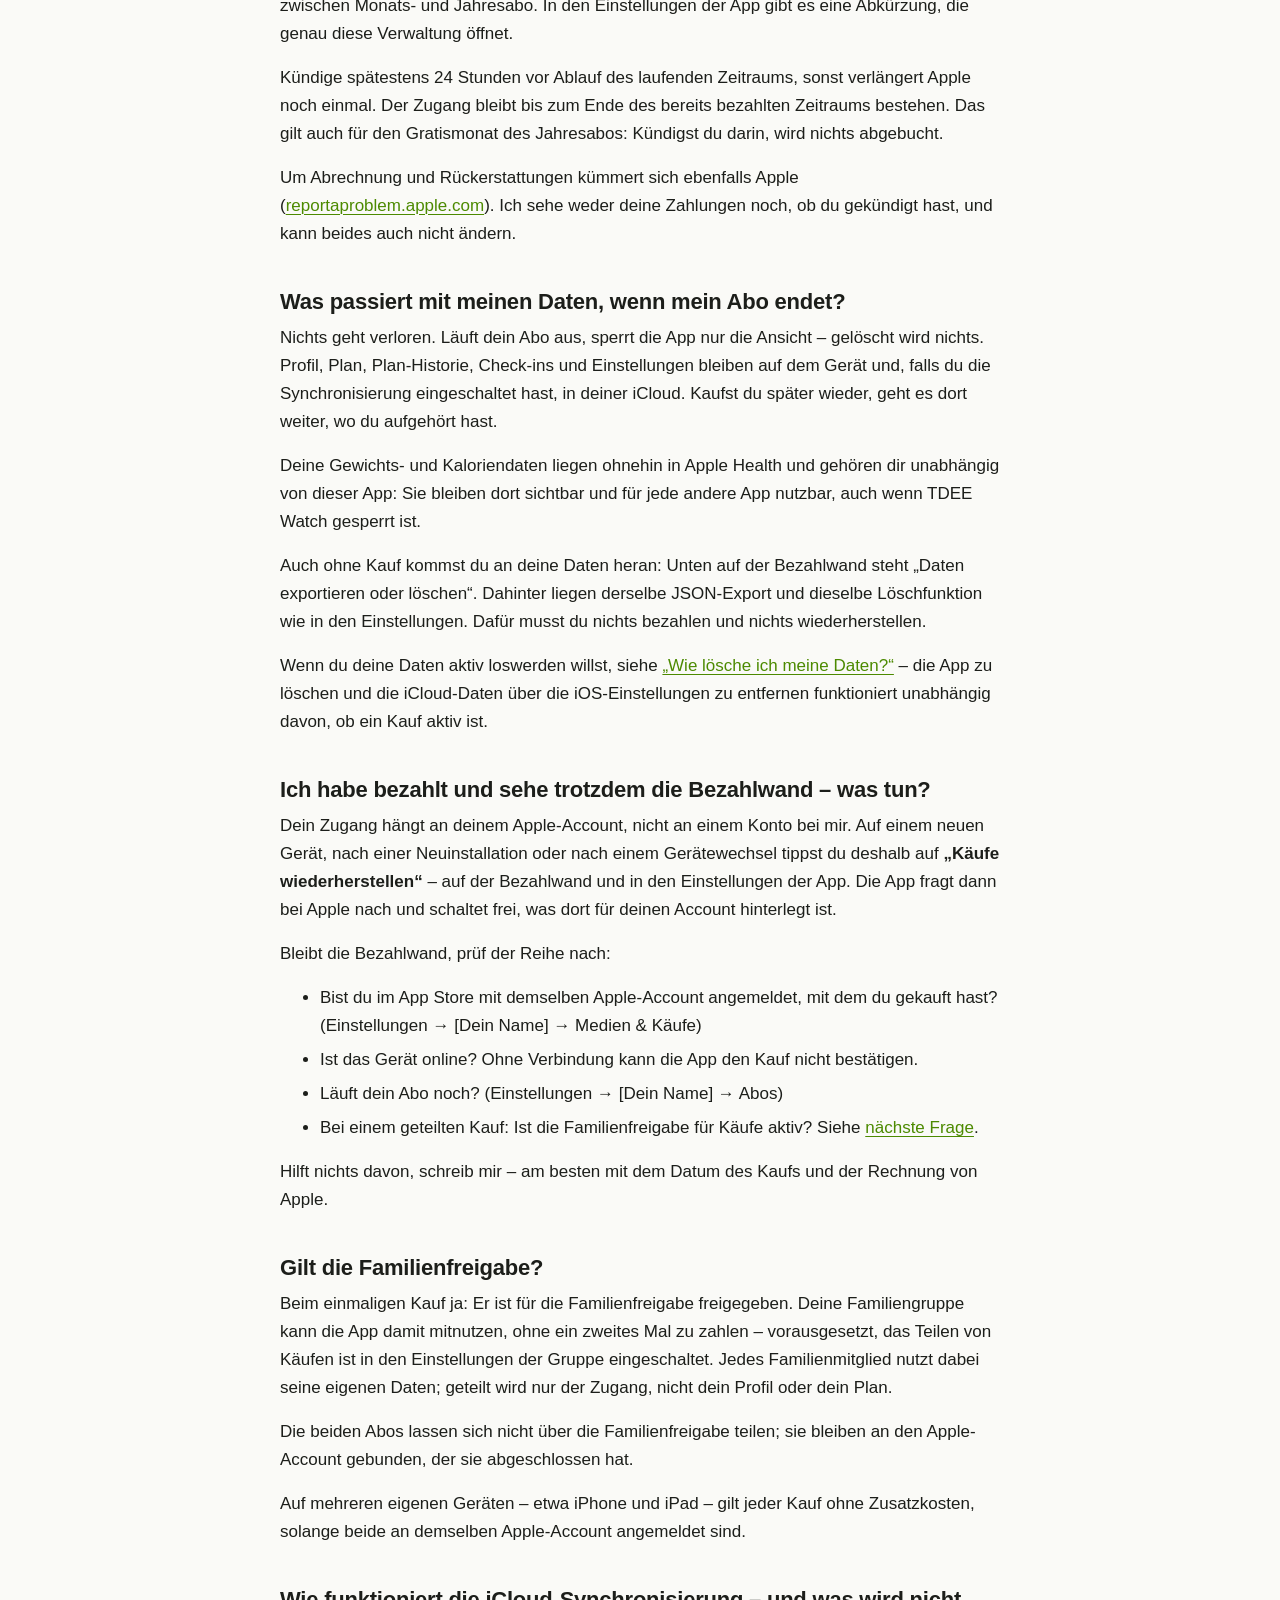
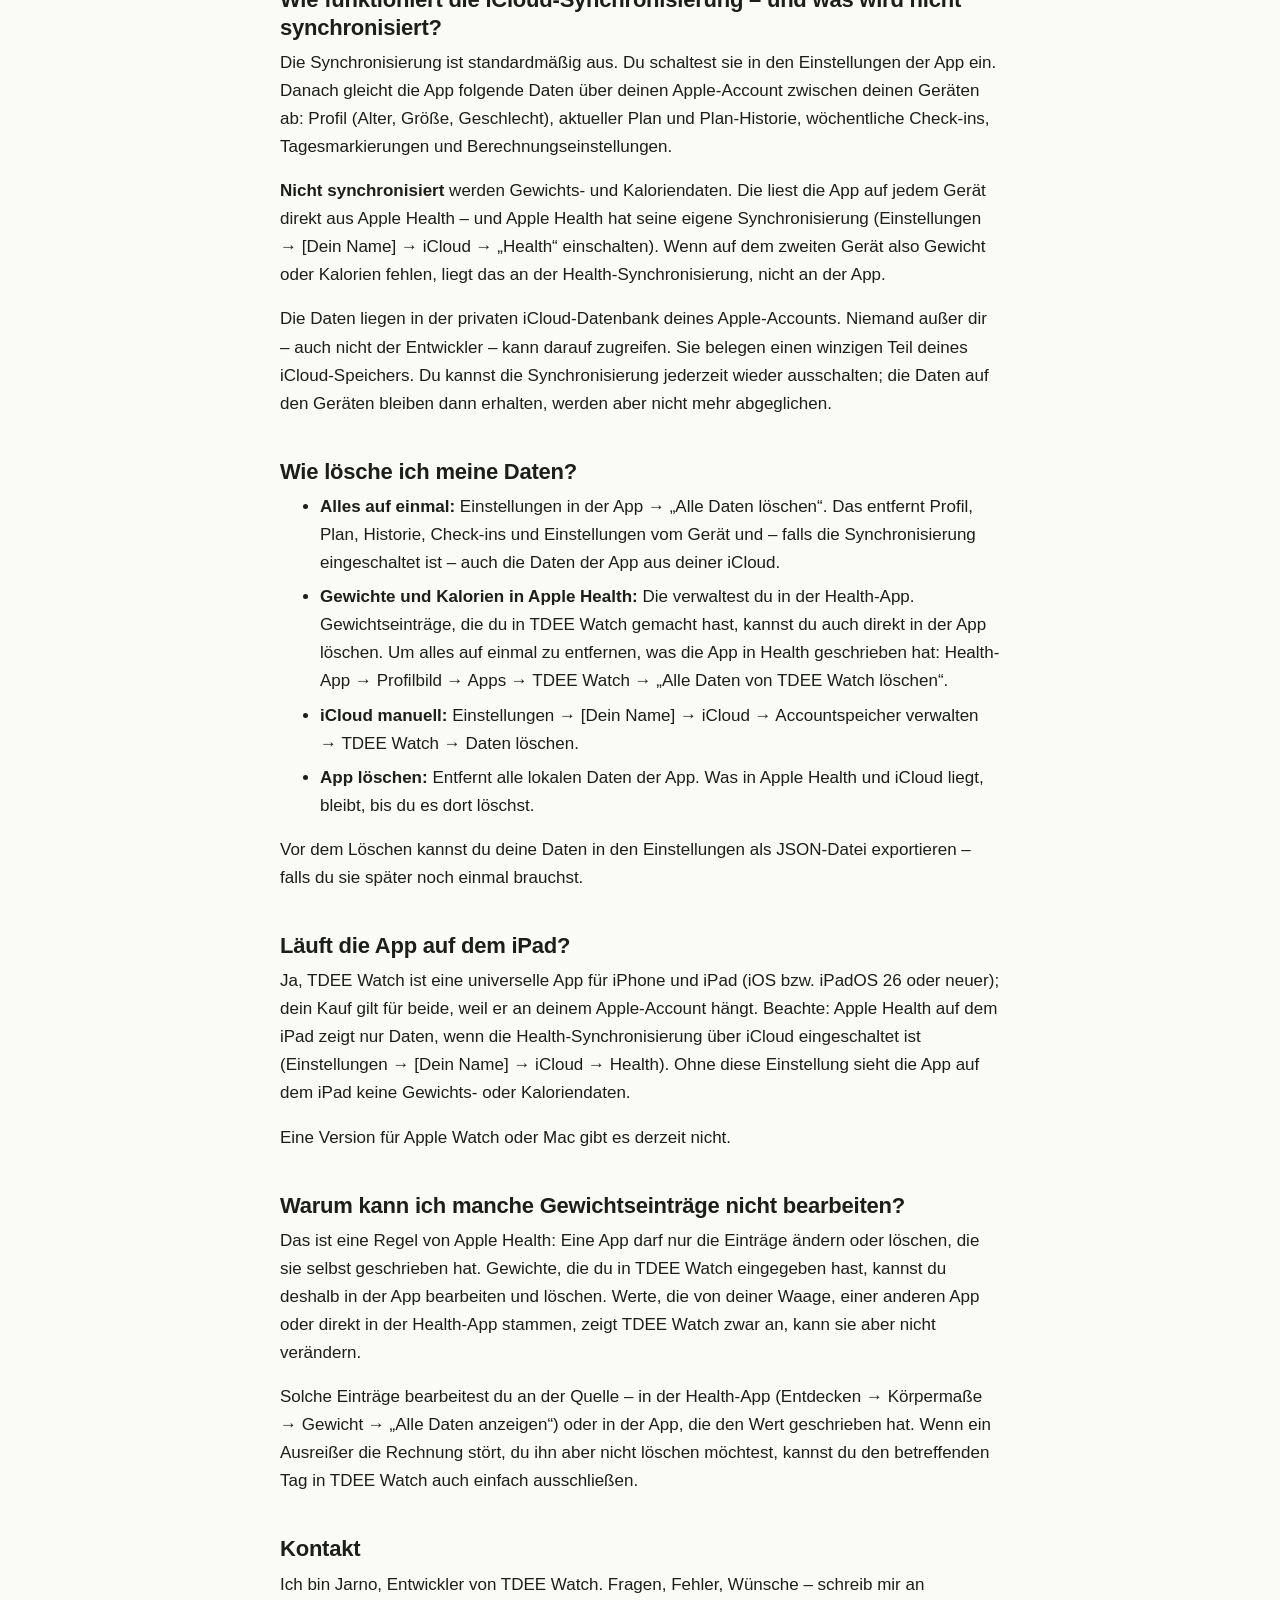
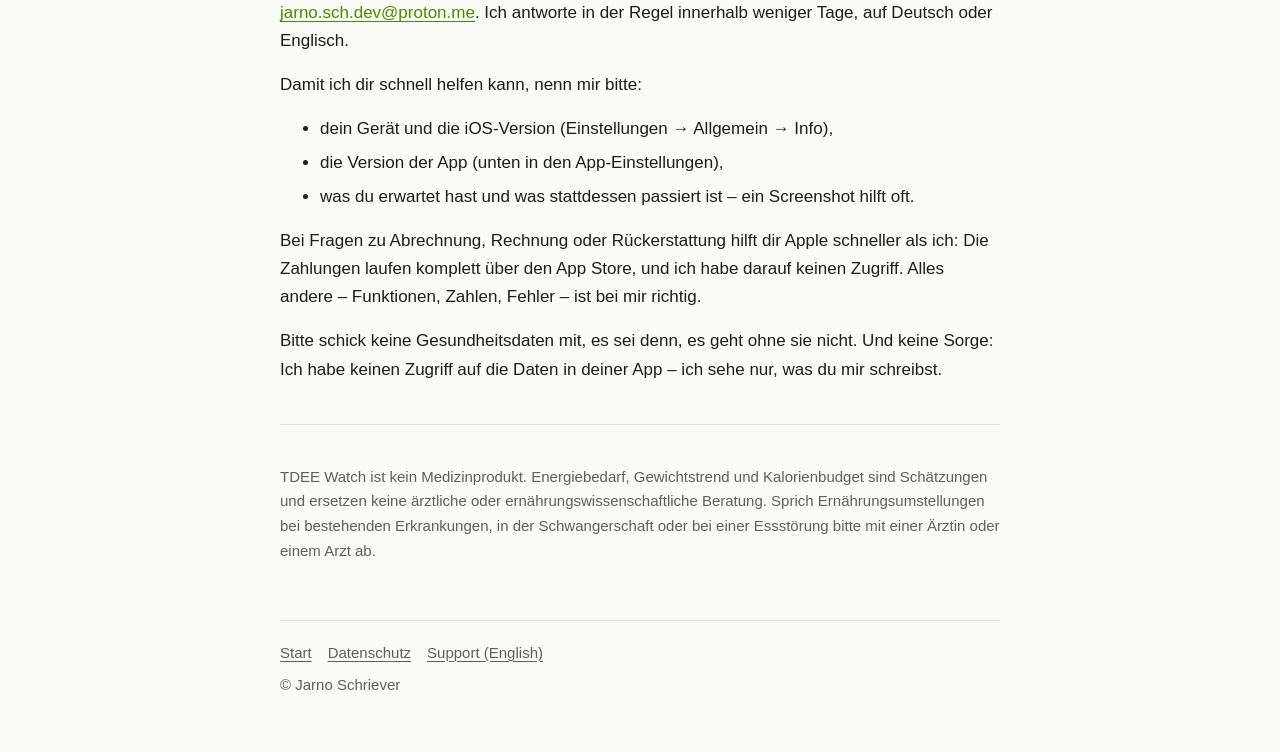
<file: support.html>
<!DOCTYPE html>
<html lang="de">
<head>
  <meta charset="utf-8">
  <meta name="viewport" content="width=device-width, initial-scale=1">
  <title>Support &amp; FAQ – TDEE Watch</title>
  <meta name="description" content="Häufige Fragen zu TDEE Watch: Schätzung, Datenbedarf, Kalorien-Apps, Abo und Käufe, iCloud-Sync, Daten löschen – und wie du den Entwickler erreichst.">
  <link rel="stylesheet" href="./styles.css">
</head>
<body>

<header class="site-header">
  <a class="brand" href="./index.html">TDEE Watch</a>
  <nav aria-label="Seiten">
    <a href="./privacy.html">Datenschutz</a>
    <a href="./support.html" aria-current="page">Support</a>
  </nav>
  <nav class="lang" aria-label="Sprache">
    <a href="./support.html" aria-current="page" lang="de">DE</a>
    <span aria-hidden="true">|</span>
    <a href="./en/support.html" lang="en" hreflang="en">EN</a>
  </nav>
</header>

<main>

  <h1>Support &amp; FAQ</h1>
  <p class="meta">TDEE Watch für iPhone und iPad · Version 1.0 · Stand: 17. September 2026</p>

  <p class="lead">Die meisten Fragen beantworten sich hier. Wenn nicht: Unten steht, wie du mich erreichst.</p>

  <nav class="toc" aria-label="Fragen">
    <strong>Fragen</strong>
    <ol>
      <li><a href="#haelt">Warum steht bei der Schätzung „hält“ – und warum dauert das?</a></li>
      <li><a href="#tage">Wie viele Tage Daten braucht die App?</a></li>
      <li><a href="#apps">Welche Kalorien-Apps funktionieren?</a></li>
      <li><a href="#aktivitaet">Warum berücksichtigt die App keine Aktivitätskalorien?</a></li>
      <li><a href="#einheiten">Kann ich Pfund statt Kilogramm verwenden?</a></li>
      <li><a href="#kosten">Was kostet die App – und was ist kostenlos?</a></li>
      <li><a href="#kuendigen">Wie kündige ich mein Abo?</a></li>
      <li><a href="#nach-abo">Was passiert mit meinen Daten, wenn mein Abo endet?</a></li>
      <li><a href="#wiederherstellen">Ich habe bezahlt und sehe trotzdem die Bezahlwand – was tun?</a></li>
      <li><a href="#familie">Gilt die Familienfreigabe?</a></li>
      <li><a href="#icloud">Wie funktioniert die iCloud-Synchronisierung – und was wird nicht synchronisiert?</a></li>
      <li><a href="#loeschen">Wie lösche ich meine Daten?</a></li>
      <li><a href="#ipad">Läuft die App auf dem iPad?</a></li>
      <li><a href="#bearbeiten">Warum kann ich manche Gewichtseinträge nicht bearbeiten?</a></li>
      <li><a href="#kontakt">Kontakt</a></li>
    </ol>
  </nav>

  <article class="faq-item" id="haelt">
    <h2>Warum steht bei der Schätzung „hält“ – und warum dauert das?</h2>
    <p>Die App leitet deinen Energiebedarf aus zwei Dingen ab: wie sich dein Gewicht über die Zeit entwickelt, und wie viele Kalorien du in dieser Zeit gegessen hast. Beides braucht Zeit, um aussagekräftig zu werden – das Körpergewicht schwankt von Tag zu Tag um ein Kilo und mehr (Wasser, Salz, Verdauung), ohne dass sich an deinem Fettanteil etwas geändert hat. Erst der Trend über mehrere Tage sagt etwas aus.</p>
    <p>„Hält“ bedeutet: Im Moment kommen nicht genug neue, verwertbare Daten herein, um die Schätzung weiterzuentwickeln – etwa weil du dich einige Tage nicht gewogen oder keine Kalorien protokolliert hast, oder weil Tage als ausgeschlossen markiert sind. Statt so zu tun, als wäre der letzte Wert brandaktuell, behält die App ihn ehrlich bei und sagt dir, dass er gerade nur gehalten wird. Sobald wieder Gewichts- und Kaloriendaten eintreffen, läuft die Schätzung weiter.</p>
    <p>Kurz: Regelmäßig wiegen (am besten täglich, morgens, nach dem Toilettengang, vor dem Frühstück) und Kalorien lückenlos erfassen – dann bewegt sich die Schätzung auch.</p>
  </article>

  <article class="faq-item" id="tage">
    <h2>Wie viele Tage Daten braucht die App?</h2>
    <p>Am ersten Tag startet die App mit einer Formel-Schätzung aus deinem Profil (Alter, Größe, Geschlecht, aktuelles Gewicht). Diese wird Schritt für Schritt durch die gemessene Realität ersetzt.</p>
    <p>Als Faustregel: Nach etwa zwei Wochen mit täglicher Wiegung und vollständigem Kalorienprotokoll ist die Schätzung deutlich besser als jede Formel; nach vier bis sechs Wochen ist sie stabil. Je lückenloser die Daten, desto schneller. Einzelne fehlende Tage sind kein Problem – lange Lücken oder unvollständig protokollierte Tage (z.&nbsp;B. das Wochenende „vergessen“) verzerren die Rechnung dagegen spürbar. Solche Tage kannst du in der App als ausgeschlossen markieren, damit sie nicht in die Rechnung eingehen.</p>
    <p>Wenn du schon länger Gewicht und Kalorien in Apple Health erfasst, nutzt die App auch diese Historie – dann geht es entsprechend schneller.</p>
  </article>

  <article class="faq-item" id="apps">
    <h2>Welche Kalorien-Apps funktionieren?</h2>
    <p>Alle, die ihre Nahrungsenergie in Apple Health schreiben. TDEE Watch hat keine eigene Lebensmittel-Datenbank und liest die gegessenen Kalorien ausschließlich aus Apple Health – du kannst also deine gewohnte Tracking-App weiterverwenden.</p>
    <p>So prüfst du, ob deine App in Health schreibt: Health-App → Entdecken → Ernährung → Nahrungsenergie → ganz unten „Datenquellen &amp; Zugriff“. Steht deine Tracking-App dort, passt alles. Falls nicht, aktiviere in den Einstellungen deiner Tracking-App die Health-Anbindung (meist unter „Integrationen“, „Apple Health“ oder „Verbundene Apps“) und erlaube das Schreiben von Nahrungsenergie.</p>
    <p>Das Gleiche gilt für Waagen: Smarte Waagen, die ihr Gewicht in Apple Health ablegen, werden automatisch erkannt. Du kannst dein Gewicht aber auch direkt in TDEE Watch eintragen.</p>
  </article>

  <article class="faq-item" id="aktivitaet">
    <h2>Warum berücksichtigt die App keine Aktivitätskalorien?</h2>
    <p>Weil sie es nicht muss – und weil es die Rechnung schlechter machen würde.</p>
    <p>Der Energiebedarf, den TDEE Watch berechnet, ergibt sich aus der Energiebilanz: gegessene Kalorien gegenüber der Gewichtsveränderung. Alles, was du an Energie verbrauchst – Grundumsatz, Alltag, Sport, Verdauung –, steckt in dieser Bilanz bereits drin. Der Aktivitätswert einer Uhr obendrauf würde doppelt zählen.</p>
    <p>Dazu kommt: Die Aktivitätskalorien von Wearables sind für einzelne Personen notorisch ungenau, häufig um mehrere hundert Kilokalorien am Tag. Deshalb liest die App bewusst keinen Aktiv- oder Grundumsatz aus Apple Health. Wenn du mehr Sport machst, siehst du das trotzdem – dein gemessener Bedarf steigt nach ein paar Wochen von selbst.</p>
  </article>

  <article class="faq-item" id="einheiten">
    <h2>Kann ich Pfund statt Kilogramm verwenden?</h2>
    <p>Ja. Unter Einstellungen → Einheiten wählst du zwischen metrisch (kg, cm) und imperial (lb, ft/in); du kannst das auch schon im Onboarding festlegen. Intern rechnet die App immer in Kilogramm und Kilokalorien, deshalb stimmt die Berechnung unabhängig davon, in welcher Einheit deine Waage oder Tracking-App in Apple Health schreibt.</p>
  </article>

  <article class="faq-item" id="kosten">
    <h2>Was kostet die App – und was ist kostenlos?</h2>
    <p>Laden kostet nichts. Das Onboarding und das Verbinden mit Apple Health kannst du ohne Kauf durchlaufen – danach schaltet ein Kauf die App frei: Heute-Ansicht, Plan, Verlauf und Einstellungen. Zur Wahl stehen drei Wege: ein Monatsabo, ein Jahresabo mit einem <strong>Gratismonat vorweg</strong> und ein einmaliger Kauf, der dauerhaft gilt und sich nicht verlängert.</p>
    <p>Preise nenne ich hier bewusst nicht: Sie unterscheiden sich von Land zu Land und können sich ändern. Was in deinem App Store gilt, steht auf der Bezahlwand in der App und auf der Produktseite im App Store – immer in deiner Währung.</p>
    <p>Warum ein Gratis<em>monat</em> und keine Gratiswoche: Die App braucht ungefähr zwei Wochen mit Gewichts- und Kaloriendaten, bevor sie einen <em>gemessenen</em> Bedarf zeigt statt einer Formel-Schätzung (siehe <a href="#tage">„Wie viele Tage Daten braucht die App?“</a>). Eine Woche wäre vorbei, bevor du überhaupt gesehen hättest, wofür die App gemacht ist.</p>
    <p>Beide Abos verlängern sich automatisch, bis du kündigst. Abgerechnet wird über deinen Apple-Account; ein Konto beim Entwickler gibt es nicht.</p>
  </article>

  <article class="faq-item" id="kuendigen">
    <h2>Wie kündige ich mein Abo?</h2>
    <p>Abos verwaltet Apple, nicht die App – gekündigt wird deshalb im App Store: <strong>Einstellungen → [Dein Name] → Abos → TDEE Watch → Abo kündigen</strong>. Auf demselben Weg wechselst du zwischen Monats- und Jahresabo. In den Einstellungen der App gibt es eine Abkürzung, die genau diese Verwaltung öffnet.</p>
    <p>Kündige spätestens 24 Stunden vor Ablauf des laufenden Zeitraums, sonst verlängert Apple noch einmal. Der Zugang bleibt bis zum Ende des bereits bezahlten Zeitraums bestehen. Das gilt auch für den Gratismonat des Jahresabos: Kündigst du darin, wird nichts abgebucht.</p>
    <p>Um Abrechnung und Rückerstattungen kümmert sich ebenfalls Apple (<a href="https://reportaproblem.apple.com" rel="noopener">reportaproblem.apple.com</a>). Ich sehe weder deine Zahlungen noch, ob du gekündigt hast, und kann beides auch nicht ändern.</p>
  </article>

  <article class="faq-item" id="nach-abo">
    <h2>Was passiert mit meinen Daten, wenn mein Abo endet?</h2>
    <p>Nichts geht verloren. Läuft dein Abo aus, sperrt die App nur die Ansicht – gelöscht wird nichts. Profil, Plan, Plan-Historie, Check-ins und Einstellungen bleiben auf dem Gerät und, falls du die Synchronisierung eingeschaltet hast, in deiner iCloud. Kaufst du später wieder, geht es dort weiter, wo du aufgehört hast.</p>
    <p>Deine Gewichts- und Kaloriendaten liegen ohnehin in Apple Health und gehören dir unabhängig von dieser App: Sie bleiben dort sichtbar und für jede andere App nutzbar, auch wenn TDEE Watch gesperrt ist.</p>
    <p>Auch ohne Kauf kommst du an deine Daten heran: Unten auf der Bezahlwand steht „Daten exportieren oder löschen“. Dahinter liegen derselbe JSON-Export und dieselbe Löschfunktion wie in den Einstellungen. Dafür musst du nichts bezahlen und nichts wiederherstellen.</p>
    <p>Wenn du deine Daten aktiv loswerden willst, siehe <a href="#loeschen">„Wie lösche ich meine Daten?“</a> – die App zu löschen und die iCloud-Daten über die iOS-Einstellungen zu entfernen funktioniert unabhängig davon, ob ein Kauf aktiv ist.</p>
  </article>

  <article class="faq-item" id="wiederherstellen">
    <h2>Ich habe bezahlt und sehe trotzdem die Bezahlwand – was tun?</h2>
    <p>Dein Zugang hängt an deinem Apple-Account, nicht an einem Konto bei mir. Auf einem neuen Gerät, nach einer Neuinstallation oder nach einem Gerätewechsel tippst du deshalb auf <strong>„Käufe wiederherstellen“</strong> – auf der Bezahlwand und in den Einstellungen der App. Die App fragt dann bei Apple nach und schaltet frei, was dort für deinen Account hinterlegt ist.</p>
    <p>Bleibt die Bezahlwand, prüf der Reihe nach:</p>
    <ul>
      <li>Bist du im App Store mit demselben Apple-Account angemeldet, mit dem du gekauft hast? (Einstellungen → [Dein Name] → Medien &amp; Käufe)</li>
      <li>Ist das Gerät online? Ohne Verbindung kann die App den Kauf nicht bestätigen.</li>
      <li>Läuft dein Abo noch? (Einstellungen → [Dein Name] → Abos)</li>
      <li>Bei einem geteilten Kauf: Ist die Familienfreigabe für Käufe aktiv? Siehe <a href="#familie">nächste Frage</a>.</li>
    </ul>
    <p>Hilft nichts davon, schreib mir – am besten mit dem Datum des Kaufs und der Rechnung von Apple.</p>
  </article>

  <article class="faq-item" id="familie">
    <h2>Gilt die Familienfreigabe?</h2>
    <p>Beim einmaligen Kauf ja: Er ist für die Familienfreigabe freigegeben. Deine Familiengruppe kann die App damit mitnutzen, ohne ein zweites Mal zu zahlen – vorausgesetzt, das Teilen von Käufen ist in den Einstellungen der Gruppe eingeschaltet. Jedes Familienmitglied nutzt dabei seine eigenen Daten; geteilt wird nur der Zugang, nicht dein Profil oder dein Plan.</p>
    <p>Die beiden Abos lassen sich nicht über die Familienfreigabe teilen; sie bleiben an den Apple-Account gebunden, der sie abgeschlossen hat.</p>
    <p>Auf mehreren eigenen Geräten – etwa iPhone und iPad – gilt jeder Kauf ohne Zusatzkosten, solange beide an demselben Apple-Account angemeldet sind.</p>
  </article>

  <article class="faq-item" id="icloud">
    <h2>Wie funktioniert die iCloud-Synchronisierung – und was wird nicht synchronisiert?</h2>
    <p>Die Synchronisierung ist standardmäßig aus. Du schaltest sie in den Einstellungen der App ein. Danach gleicht die App folgende Daten über deinen Apple-Account zwischen deinen Geräten ab: Profil (Alter, Größe, Geschlecht), aktueller Plan und Plan-Historie, wöchentliche Check-ins, Tagesmarkierungen und Berechnungseinstellungen.</p>
    <p><strong>Nicht synchronisiert</strong> werden Gewichts- und Kaloriendaten. Die liest die App auf jedem Gerät direkt aus Apple Health – und Apple Health hat seine eigene Synchronisierung (Einstellungen → [Dein Name] → iCloud → „Health“ einschalten). Wenn auf dem zweiten Gerät also Gewicht oder Kalorien fehlen, liegt das an der Health-Synchronisierung, nicht an der App.</p>
    <p>Die Daten liegen in der privaten iCloud-Datenbank deines Apple-Accounts. Niemand außer dir – auch nicht der Entwickler – kann darauf zugreifen. Sie belegen einen winzigen Teil deines iCloud-Speichers. Du kannst die Synchronisierung jederzeit wieder ausschalten; die Daten auf den Geräten bleiben dann erhalten, werden aber nicht mehr abgeglichen.</p>
  </article>

  <article class="faq-item" id="loeschen">
    <h2>Wie lösche ich meine Daten?</h2>
    <ul>
      <li><strong>Alles auf einmal:</strong> Einstellungen in der App → „Alle Daten löschen“. Das entfernt Profil, Plan, Historie, Check-ins und Einstellungen vom Gerät und – falls die Synchronisierung eingeschaltet ist – auch die Daten der App aus deiner iCloud.</li>
      <li><strong>Gewichte und Kalorien in Apple Health:</strong> Die verwaltest du in der Health-App. Gewichtseinträge, die du in TDEE Watch gemacht hast, kannst du auch direkt in der App löschen. Um alles auf einmal zu entfernen, was die App in Health geschrieben hat: Health-App → Profilbild → Apps → TDEE Watch → „Alle Daten von TDEE Watch löschen“.</li>
      <li><strong>iCloud manuell:</strong> Einstellungen → [Dein Name] → iCloud → Accountspeicher verwalten → TDEE Watch → Daten löschen.</li>
      <li><strong>App löschen:</strong> Entfernt alle lokalen Daten der App. Was in Apple Health und iCloud liegt, bleibt, bis du es dort löschst.</li>
    </ul>
    <p>Vor dem Löschen kannst du deine Daten in den Einstellungen als JSON-Datei exportieren – falls du sie später noch einmal brauchst.</p>
  </article>

  <article class="faq-item" id="ipad">
    <h2>Läuft die App auf dem iPad?</h2>
    <p>Ja, TDEE Watch ist eine universelle App für iPhone und iPad (iOS bzw. iPadOS 26 oder neuer); dein Kauf gilt für beide, weil er an deinem Apple-Account hängt. Beachte: Apple Health auf dem iPad zeigt nur Daten, wenn die Health-Synchronisierung über iCloud eingeschaltet ist (Einstellungen → [Dein Name] → iCloud → Health). Ohne diese Einstellung sieht die App auf dem iPad keine Gewichts- oder Kaloriendaten.</p>
    <p>Eine Version für Apple Watch oder Mac gibt es derzeit nicht.</p>
  </article>

  <article class="faq-item" id="bearbeiten">
    <h2>Warum kann ich manche Gewichtseinträge nicht bearbeiten?</h2>
    <p>Das ist eine Regel von Apple Health: Eine App darf nur die Einträge ändern oder löschen, die sie selbst geschrieben hat. Gewichte, die du in TDEE Watch eingegeben hast, kannst du deshalb in der App bearbeiten und löschen. Werte, die von deiner Waage, einer anderen App oder direkt in der Health-App stammen, zeigt TDEE Watch zwar an, kann sie aber nicht verändern.</p>
    <p>Solche Einträge bearbeitest du an der Quelle – in der Health-App (Entdecken → Körpermaße → Gewicht → „Alle Daten anzeigen“) oder in der App, die den Wert geschrieben hat. Wenn ein Ausreißer die Rechnung stört, du ihn aber nicht löschen möchtest, kannst du den betreffenden Tag in TDEE Watch auch einfach ausschließen.</p>
  </article>

  <h2 id="kontakt">Kontakt</h2>
  <p>Ich bin Jarno, Entwickler von TDEE Watch. Fragen, Fehler, Wünsche – schreib mir an <a href="mailto:jarno.sch.dev@proton.me">jarno.sch.dev@proton.me</a>. Ich antworte in der Regel innerhalb weniger Tage, auf Deutsch oder Englisch.</p>
  <p>Damit ich dir schnell helfen kann, nenn mir bitte:</p>
  <ul>
    <li>dein Gerät und die iOS-Version (Einstellungen → Allgemein → Info),</li>
    <li>die Version der App (unten in den App-Einstellungen),</li>
    <li>was du erwartet hast und was stattdessen passiert ist – ein Screenshot hilft oft.</li>
  </ul>
  <p>Bei Fragen zu Abrechnung, Rechnung oder Rückerstattung hilft dir Apple schneller als ich: Die Zahlungen laufen komplett über den App Store, und ich habe darauf keinen Zugriff. Alles andere – Funktionen, Zahlen, Fehler – ist bei mir richtig.</p>
  <p>Bitte schick keine Gesundheitsdaten mit, es sei denn, es geht ohne sie nicht. Und keine Sorge: Ich habe keinen Zugriff auf die Daten in deiner App – ich sehe nur, was du mir schreibst.</p>

  <hr>
  <p class="meta">TDEE Watch ist kein Medizinprodukt. Energiebedarf, Gewichtstrend und Kalorienbudget sind Schätzungen und ersetzen keine ärztliche oder ernährungswissenschaftliche Beratung. Sprich Ernährungsumstellungen bei bestehenden Erkrankungen, in der Schwangerschaft oder bei einer Essstörung bitte mit einer Ärztin oder einem Arzt ab.</p>

</main>

<footer class="site-footer">
  <nav aria-label="Footer">
    <a href="./index.html">Start</a>
    <a href="./privacy.html">Datenschutz</a>
    <a href="./en/support.html" hreflang="en" lang="en">Support (English)</a>
  </nav>
  <p>© Jarno Schriever</p>
</footer>

</body>
</html>
</file>
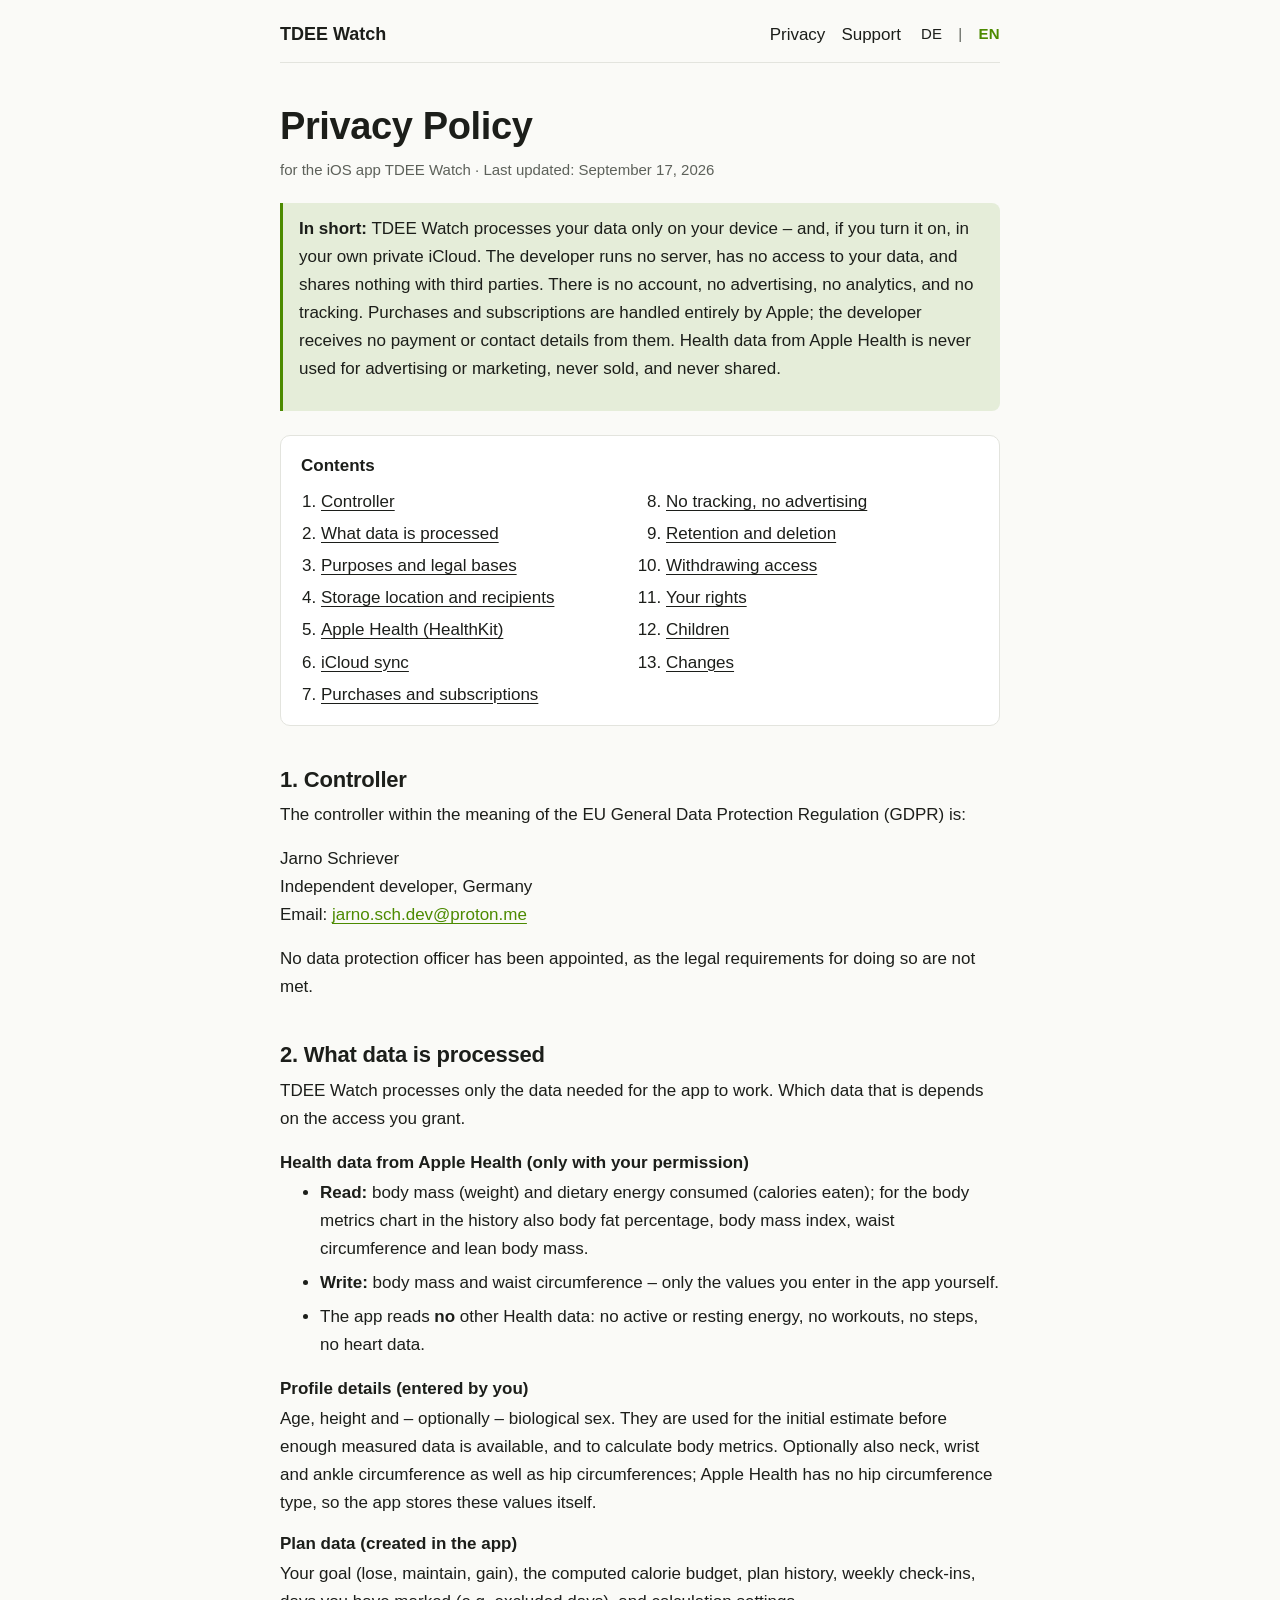
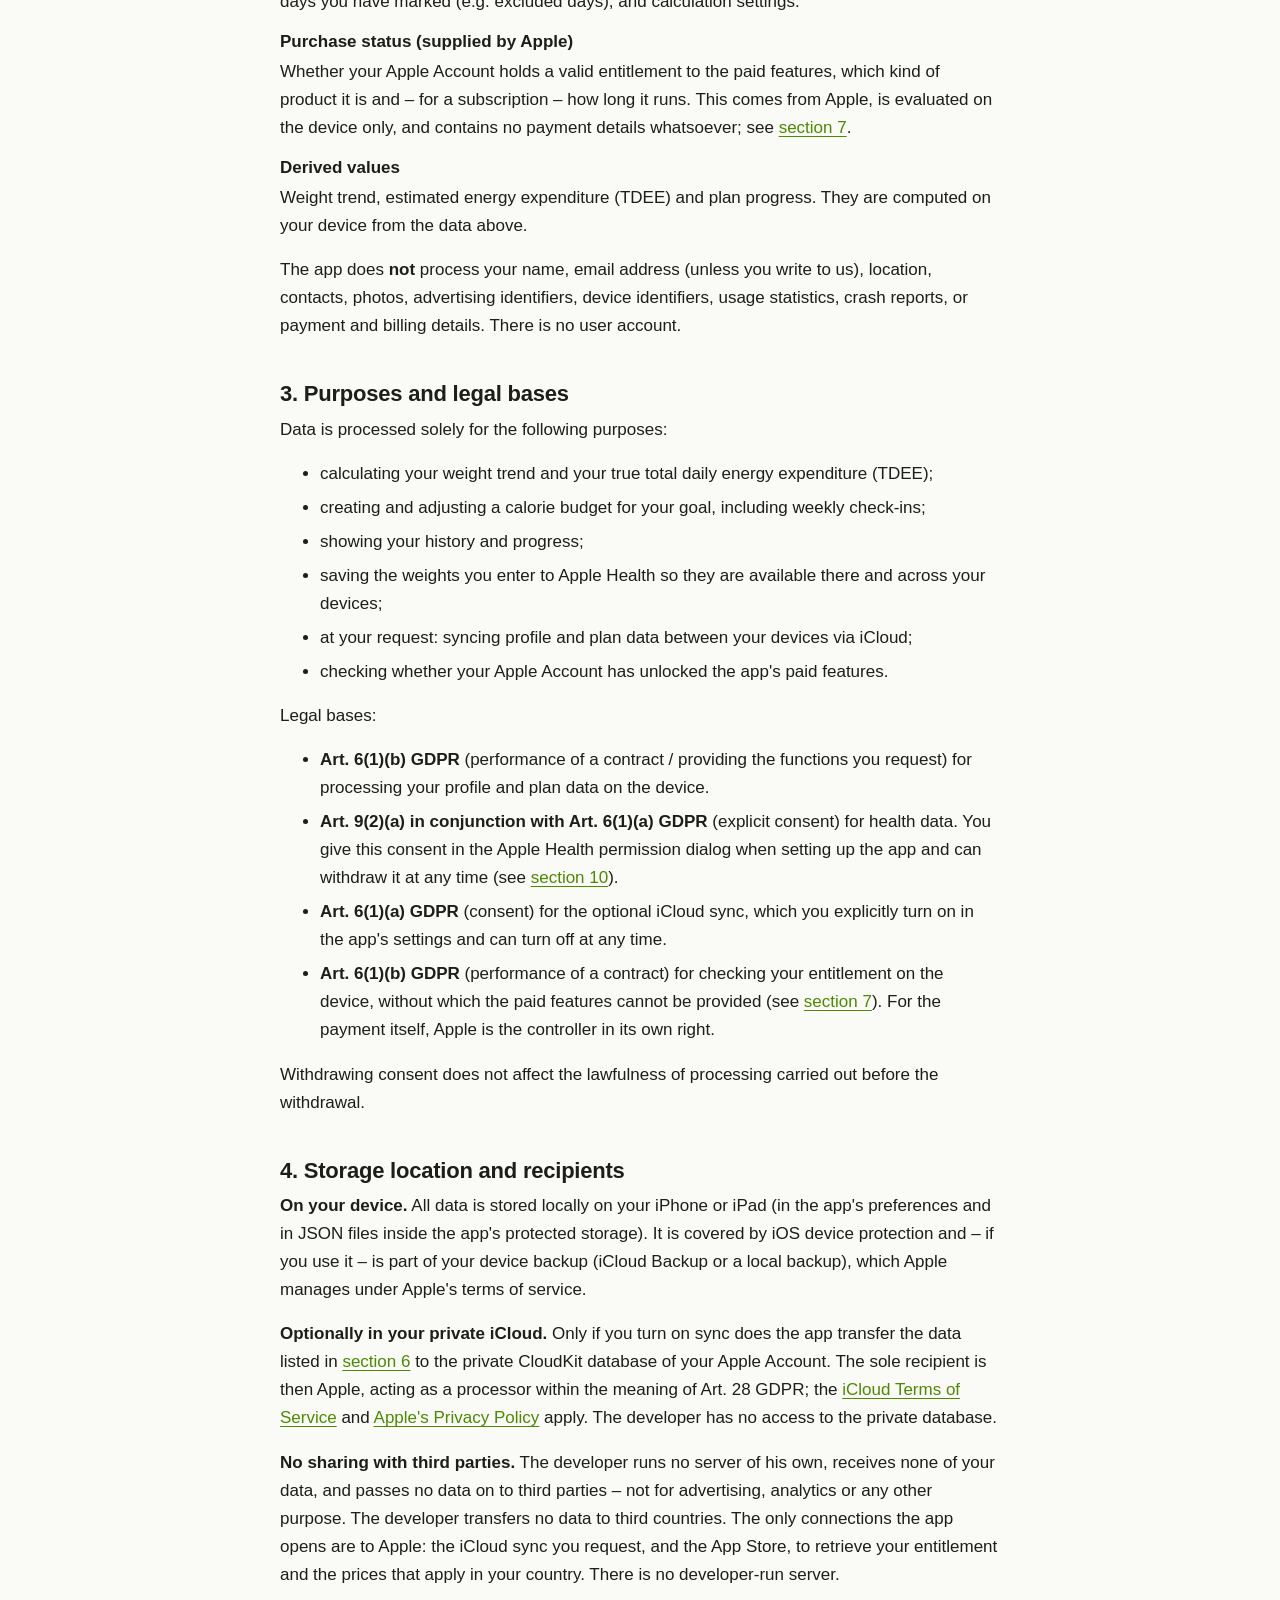
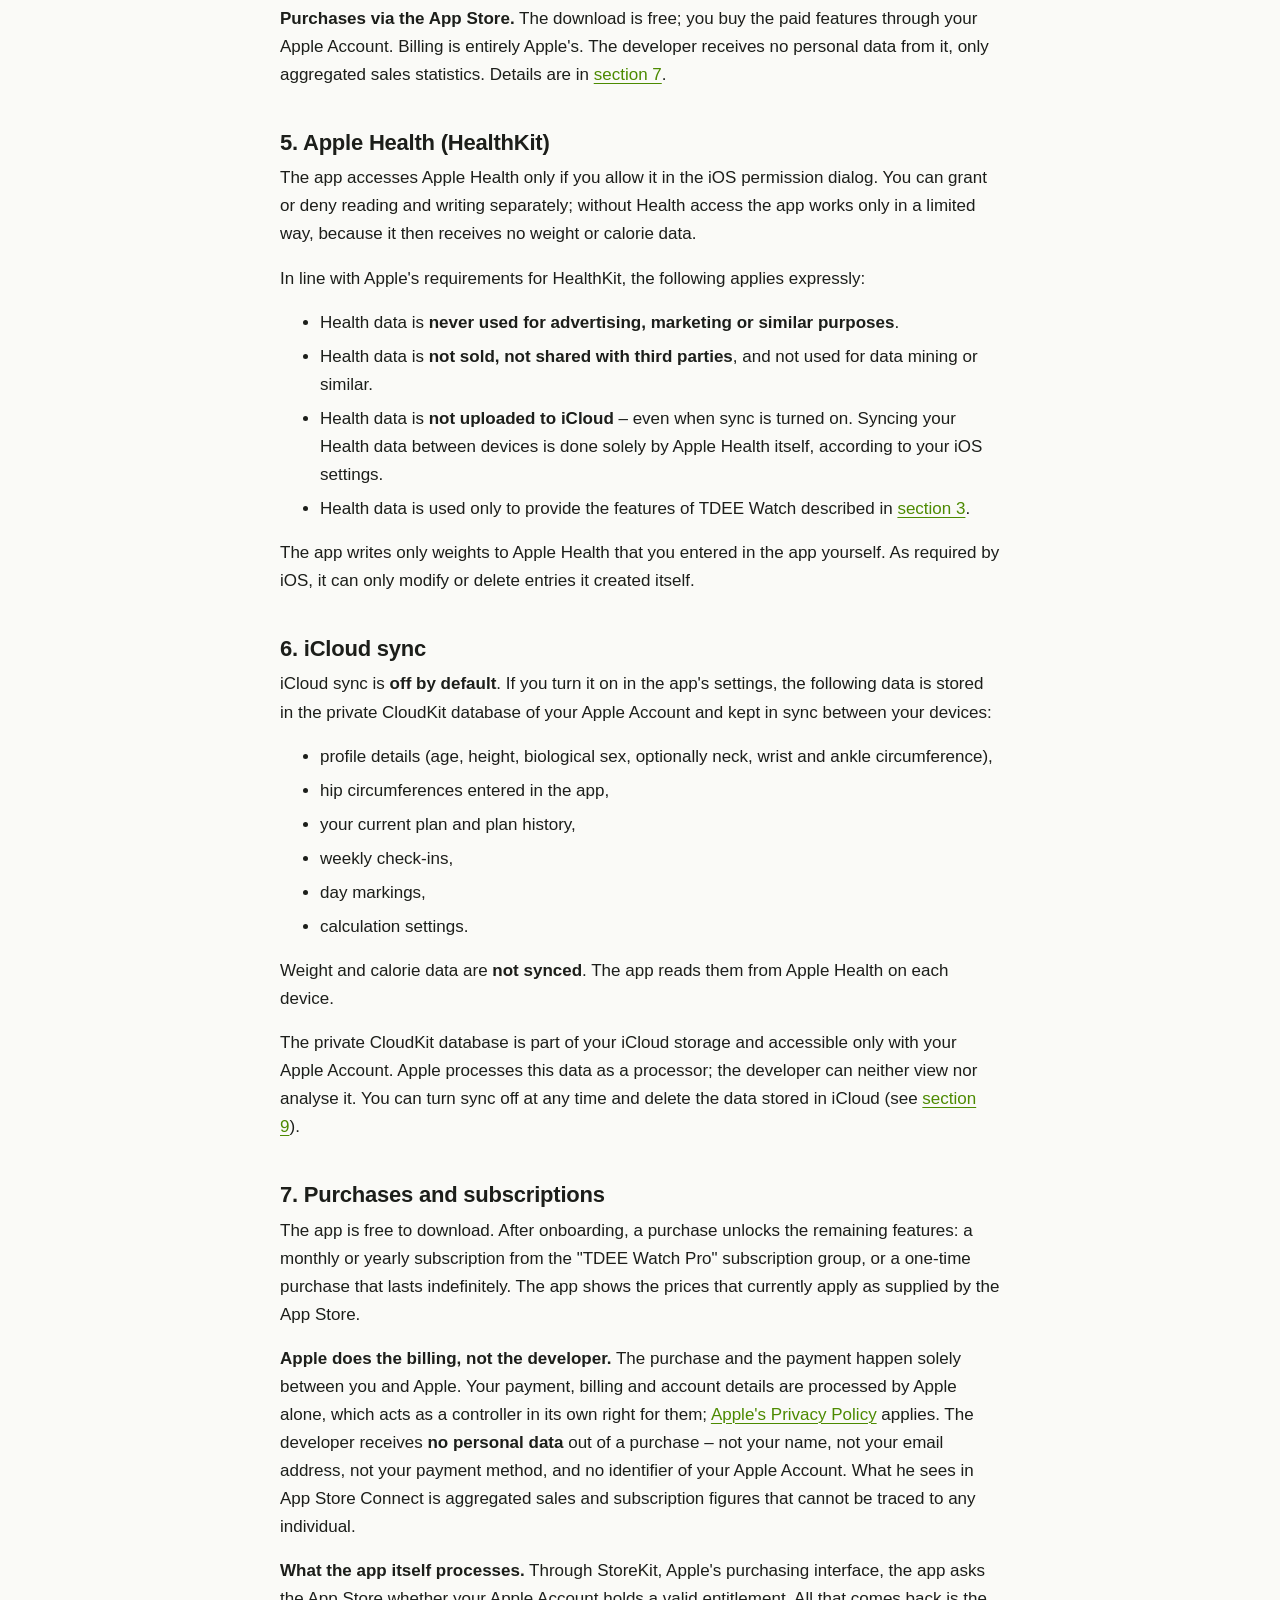
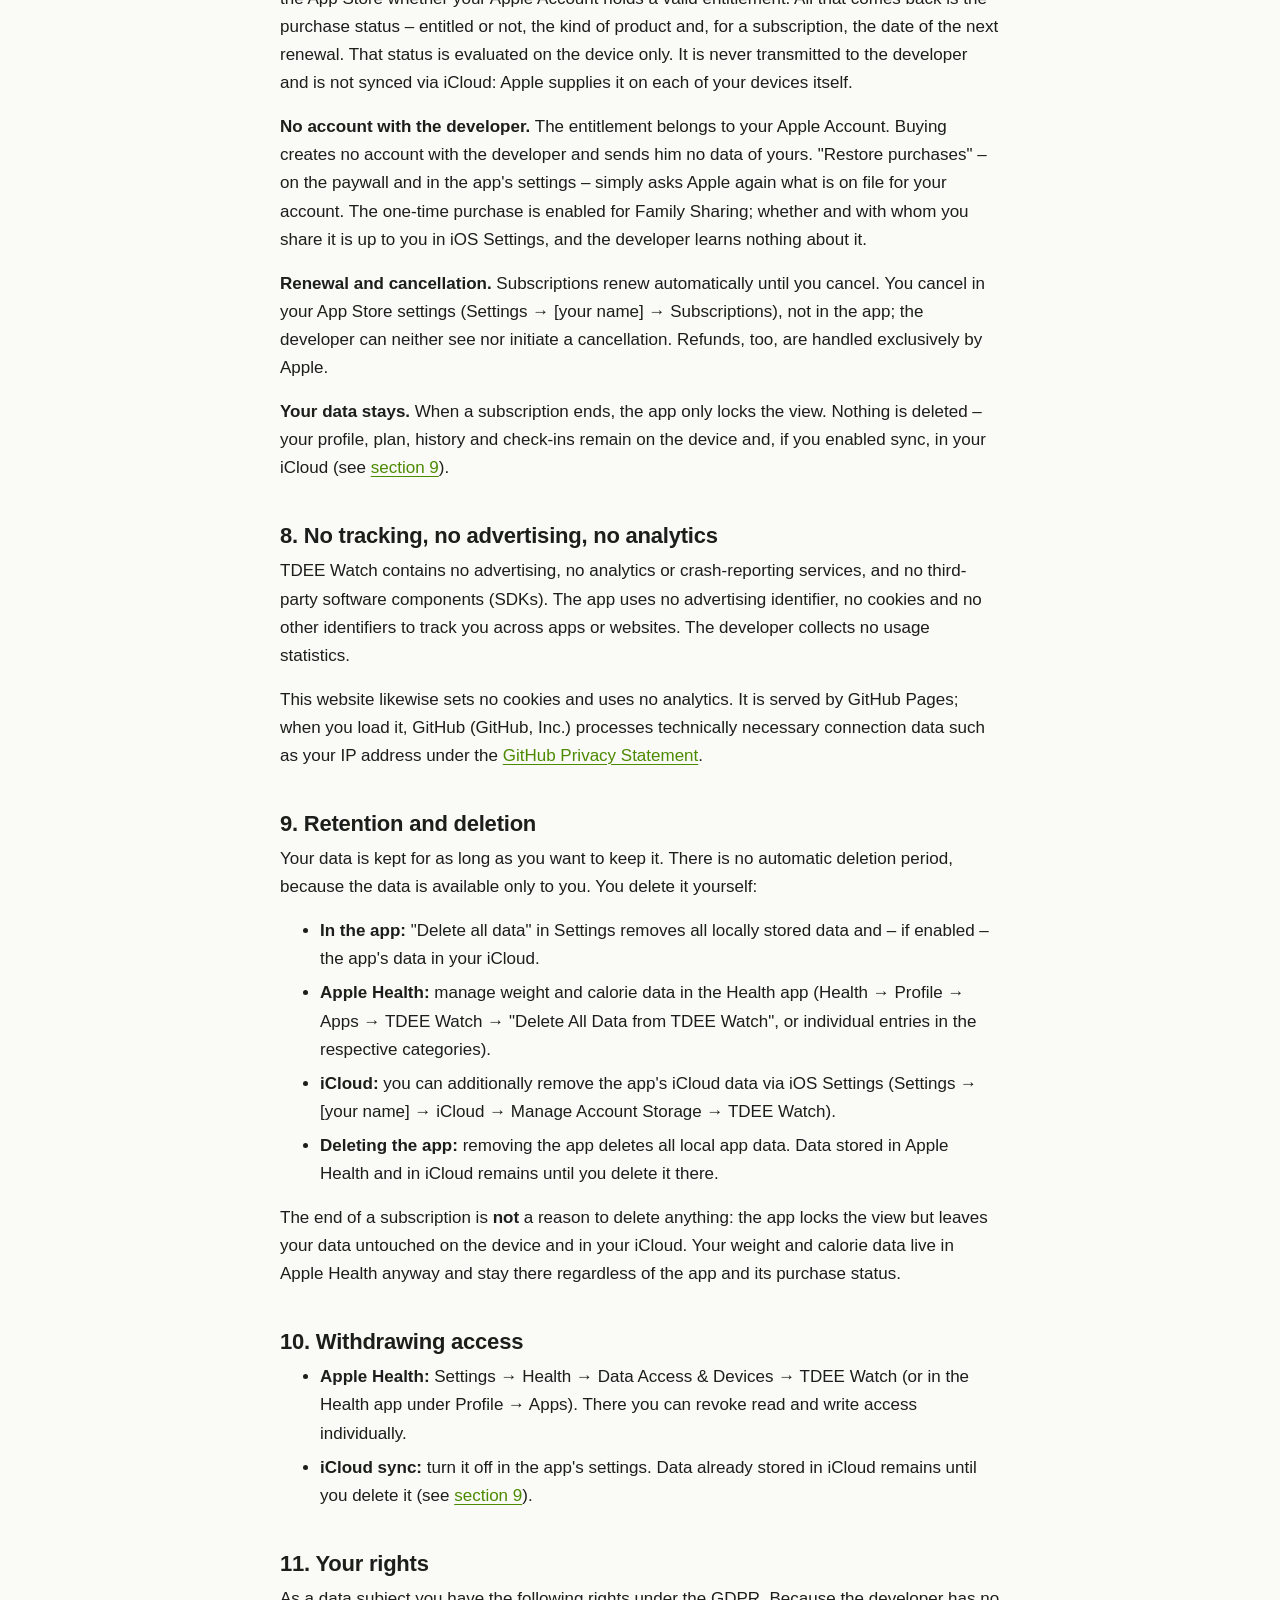
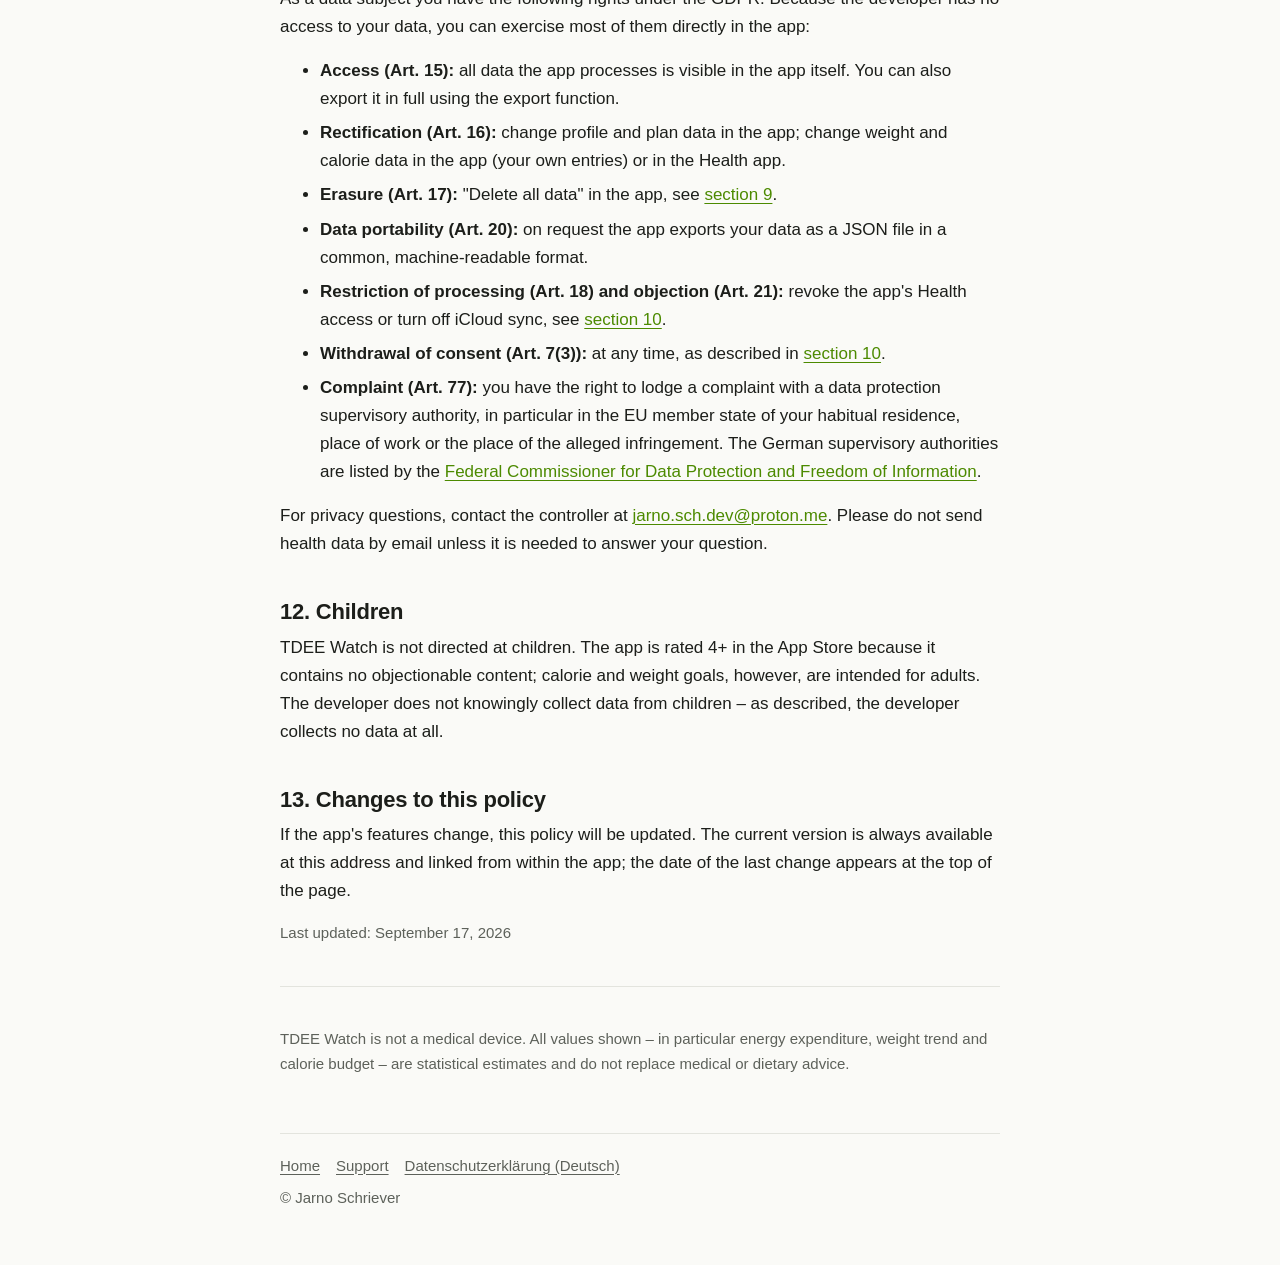
<file: en/privacy.html>
<!DOCTYPE html>
<html lang="en">
<head>
  <meta charset="utf-8">
  <meta name="viewport" content="width=device-width, initial-scale=1">
  <title>Privacy Policy – TDEE Watch</title>
  <meta name="description" content="Privacy policy of the iOS app TDEE Watch: which data is processed, where it is stored, and what rights you have.">
  <link rel="stylesheet" href="../styles.css">
</head>
<body>

<header class="site-header">
  <a class="brand" href="../index.html#en">TDEE Watch</a>
  <nav aria-label="Pages">
    <a href="./privacy.html" aria-current="page">Privacy</a>
    <a href="./support.html">Support</a>
  </nav>
  <nav class="lang" aria-label="Language">
    <a href="../privacy.html" lang="de" hreflang="de">DE</a>
    <span aria-hidden="true">|</span>
    <a href="./privacy.html" aria-current="page" lang="en">EN</a>
  </nav>
</header>

<main>

  <h1>Privacy Policy</h1>
  <p class="meta">for the iOS app TDEE Watch · Last updated: September 17, 2026</p>

  <div class="note">
    <p><strong>In short:</strong> TDEE Watch processes your data only on your device – and, if you turn it on, in your own private iCloud. The developer runs no server, has no access to your data, and shares nothing with third parties. There is no account, no advertising, no analytics, and no tracking. Purchases and subscriptions are handled entirely by Apple; the developer receives no payment or contact details from them. Health data from Apple Health is never used for advertising or marketing, never sold, and never shared.</p>
  </div>

  <nav class="toc" aria-label="Contents">
    <strong>Contents</strong>
    <ol>
      <li><a href="#controller">Controller</a></li>
      <li><a href="#data">What data is processed</a></li>
      <li><a href="#purposes">Purposes and legal bases</a></li>
      <li><a href="#storage">Storage location and recipients</a></li>
      <li><a href="#healthkit">Apple Health (HealthKit)</a></li>
      <li><a href="#icloud">iCloud sync</a></li>
      <li><a href="#purchases">Purchases and subscriptions</a></li>
      <li><a href="#tracking">No tracking, no advertising</a></li>
      <li><a href="#retention">Retention and deletion</a></li>
      <li><a href="#withdraw">Withdrawing access</a></li>
      <li><a href="#rights">Your rights</a></li>
      <li><a href="#children">Children</a></li>
      <li><a href="#changes">Changes</a></li>
    </ol>
  </nav>

  <h2 id="controller">1. Controller</h2>
  <p>The controller within the meaning of the EU General Data Protection Regulation (GDPR) is:</p>
  <p>
    Jarno Schriever<br>
    Independent developer, Germany<br>
    Email: <a href="mailto:jarno.sch.dev@proton.me">jarno.sch.dev@proton.me</a>
  </p>
  <p>No data protection officer has been appointed, as the legal requirements for doing so are not met.</p>

  <h2 id="data">2. What data is processed</h2>
  <p>TDEE Watch processes only the data needed for the app to work. Which data that is depends on the access you grant.</p>

  <dl>
    <dt>Health data from Apple Health (only with your permission)</dt>
    <dd>
      <ul>
        <li><strong>Read:</strong> body mass (weight) and dietary energy consumed (calories eaten); for the body metrics chart in the history also body fat percentage, body mass index, waist circumference and lean body mass.</li>
        <li><strong>Write:</strong> body mass and waist circumference – only the values you enter in the app yourself.</li>
        <li>The app reads <strong>no</strong> other Health data: no active or resting energy, no workouts, no steps, no heart data.</li>
      </ul>
    </dd>

    <dt>Profile details (entered by you)</dt>
    <dd>Age, height and – optionally – biological sex. They are used for the initial estimate before enough measured data is available, and to calculate body metrics. Optionally also neck, wrist and ankle circumference as well as hip circumferences; Apple Health has no hip circumference type, so the app stores these values itself.</dd>

    <dt>Plan data (created in the app)</dt>
    <dd>Your goal (lose, maintain, gain), the computed calorie budget, plan history, weekly check-ins, days you have marked (e.g. excluded days), and calculation settings.</dd>

    <dt>Purchase status (supplied by Apple)</dt>
    <dd>Whether your Apple Account holds a valid entitlement to the paid features, which kind of product it is and – for a subscription – how long it runs. This comes from Apple, is evaluated on the device only, and contains no payment details whatsoever; see <a href="#purchases">section 7</a>.</dd>

    <dt>Derived values</dt>
    <dd>Weight trend, estimated energy expenditure (TDEE) and plan progress. They are computed on your device from the data above.</dd>
  </dl>

  <p>The app does <strong>not</strong> process your name, email address (unless you write to us), location, contacts, photos, advertising identifiers, device identifiers, usage statistics, crash reports, or payment and billing details. There is no user account.</p>

  <h2 id="purposes">3. Purposes and legal bases</h2>
  <p>Data is processed solely for the following purposes:</p>
  <ul>
    <li>calculating your weight trend and your true total daily energy expenditure (TDEE);</li>
    <li>creating and adjusting a calorie budget for your goal, including weekly check-ins;</li>
    <li>showing your history and progress;</li>
    <li>saving the weights you enter to Apple Health so they are available there and across your devices;</li>
    <li>at your request: syncing profile and plan data between your devices via iCloud;</li>
    <li>checking whether your Apple Account has unlocked the app's paid features.</li>
  </ul>
  <p>Legal bases:</p>
  <ul>
    <li><strong>Art. 6(1)(b) GDPR</strong> (performance of a contract / providing the functions you request) for processing your profile and plan data on the device.</li>
    <li><strong>Art. 9(2)(a) in conjunction with Art. 6(1)(a) GDPR</strong> (explicit consent) for health data. You give this consent in the Apple Health permission dialog when setting up the app and can withdraw it at any time (see <a href="#withdraw">section 10</a>).</li>
    <li><strong>Art. 6(1)(a) GDPR</strong> (consent) for the optional iCloud sync, which you explicitly turn on in the app's settings and can turn off at any time.</li>
    <li><strong>Art. 6(1)(b) GDPR</strong> (performance of a contract) for checking your entitlement on the device, without which the paid features cannot be provided (see <a href="#purchases">section 7</a>). For the payment itself, Apple is the controller in its own right.</li>
  </ul>
  <p>Withdrawing consent does not affect the lawfulness of processing carried out before the withdrawal.</p>

  <h2 id="storage">4. Storage location and recipients</h2>
  <p><strong>On your device.</strong> All data is stored locally on your iPhone or iPad (in the app's preferences and in JSON files inside the app's protected storage). It is covered by iOS device protection and – if you use it – is part of your device backup (iCloud Backup or a local backup), which Apple manages under Apple's terms of service.</p>
  <p><strong>Optionally in your private iCloud.</strong> Only if you turn on sync does the app transfer the data listed in <a href="#icloud">section 6</a> to the private CloudKit database of your Apple Account. The sole recipient is then Apple, acting as a processor within the meaning of Art. 28 GDPR; the <a href="https://www.apple.com/legal/internet-services/icloud/" rel="noopener">iCloud Terms of Service</a> and <a href="https://www.apple.com/legal/privacy/" rel="noopener">Apple's Privacy Policy</a> apply. The developer has no access to the private database.</p>
  <p><strong>No sharing with third parties.</strong> The developer runs no server of his own, receives none of your data, and passes no data on to third parties – not for advertising, analytics or any other purpose. The developer transfers no data to third countries. The only connections the app opens are to Apple: the iCloud sync you request, and the App Store, to retrieve your entitlement and the prices that apply in your country. There is no developer-run server.</p>
  <p><strong>Purchases via the App Store.</strong> The download is free; you buy the paid features through your Apple Account. Billing is entirely Apple's. The developer receives no personal data from it, only aggregated sales statistics. Details are in <a href="#purchases">section 7</a>.</p>

  <h2 id="healthkit">5. Apple Health (HealthKit)</h2>
  <p>The app accesses Apple Health only if you allow it in the iOS permission dialog. You can grant or deny reading and writing separately; without Health access the app works only in a limited way, because it then receives no weight or calorie data.</p>
  <p>In line with Apple's requirements for HealthKit, the following applies expressly:</p>
  <ul>
    <li>Health data is <strong>never used for advertising, marketing or similar purposes</strong>.</li>
    <li>Health data is <strong>not sold, not shared with third parties</strong>, and not used for data mining or similar.</li>
    <li>Health data is <strong>not uploaded to iCloud</strong> – even when sync is turned on. Syncing your Health data between devices is done solely by Apple Health itself, according to your iOS settings.</li>
    <li>Health data is used only to provide the features of TDEE Watch described in <a href="#purposes">section 3</a>.</li>
  </ul>
  <p>The app writes only weights to Apple Health that you entered in the app yourself. As required by iOS, it can only modify or delete entries it created itself.</p>

  <h2 id="icloud">6. iCloud sync</h2>
  <p>iCloud sync is <strong>off by default</strong>. If you turn it on in the app's settings, the following data is stored in the private CloudKit database of your Apple Account and kept in sync between your devices:</p>
  <ul>
    <li>profile details (age, height, biological sex, optionally neck, wrist and ankle circumference),</li>
    <li>hip circumferences entered in the app,</li>
    <li>your current plan and plan history,</li>
    <li>weekly check-ins,</li>
    <li>day markings,</li>
    <li>calculation settings.</li>
  </ul>
  <p>Weight and calorie data are <strong>not synced</strong>. The app reads them from Apple Health on each device.</p>
  <p>The private CloudKit database is part of your iCloud storage and accessible only with your Apple Account. Apple processes this data as a processor; the developer can neither view nor analyse it. You can turn sync off at any time and delete the data stored in iCloud (see <a href="#retention">section 9</a>).</p>

  <h2 id="purchases">7. Purchases and subscriptions</h2>
  <p>The app is free to download. After onboarding, a purchase unlocks the remaining features: a monthly or yearly subscription from the "TDEE Watch Pro" subscription group, or a one-time purchase that lasts indefinitely. The app shows the prices that currently apply as supplied by the App Store.</p>
  <p><strong>Apple does the billing, not the developer.</strong> The purchase and the payment happen solely between you and Apple. Your payment, billing and account details are processed by Apple alone, which acts as a controller in its own right for them; <a href="https://www.apple.com/legal/privacy/" rel="noopener">Apple's Privacy Policy</a> applies. The developer receives <strong>no personal data</strong> out of a purchase – not your name, not your email address, not your payment method, and no identifier of your Apple Account. What he sees in App Store Connect is aggregated sales and subscription figures that cannot be traced to any individual.</p>
  <p><strong>What the app itself processes.</strong> Through StoreKit, Apple's purchasing interface, the app asks the App Store whether your Apple Account holds a valid entitlement. All that comes back is the purchase status – entitled or not, the kind of product and, for a subscription, the date of the next renewal. That status is evaluated on the device only. It is never transmitted to the developer and is not synced via iCloud: Apple supplies it on each of your devices itself.</p>
  <p><strong>No account with the developer.</strong> The entitlement belongs to your Apple Account. Buying creates no account with the developer and sends him no data of yours. "Restore purchases" – on the paywall and in the app's settings – simply asks Apple again what is on file for your account. The one-time purchase is enabled for Family Sharing; whether and with whom you share it is up to you in iOS Settings, and the developer learns nothing about it.</p>
  <p><strong>Renewal and cancellation.</strong> Subscriptions renew automatically until you cancel. You cancel in your App Store settings (Settings → [your name] → Subscriptions), not in the app; the developer can neither see nor initiate a cancellation. Refunds, too, are handled exclusively by Apple.</p>
  <p><strong>Your data stays.</strong> When a subscription ends, the app only locks the view. Nothing is deleted – your profile, plan, history and check-ins remain on the device and, if you enabled sync, in your iCloud (see <a href="#retention">section 9</a>).</p>

  <h2 id="tracking">8. No tracking, no advertising, no analytics</h2>
  <p>TDEE Watch contains no advertising, no analytics or crash-reporting services, and no third-party software components (SDKs). The app uses no advertising identifier, no cookies and no other identifiers to track you across apps or websites. The developer collects no usage statistics.</p>
  <p>This website likewise sets no cookies and uses no analytics. It is served by GitHub Pages; when you load it, GitHub (GitHub, Inc.) processes technically necessary connection data such as your IP address under the <a href="https://docs.github.com/site-policy/privacy-policies/github-general-privacy-statement" rel="noopener">GitHub Privacy Statement</a>.</p>

  <h2 id="retention">9. Retention and deletion</h2>
  <p>Your data is kept for as long as you want to keep it. There is no automatic deletion period, because the data is available only to you. You delete it yourself:</p>
  <ul>
    <li><strong>In the app:</strong> "Delete all data" in Settings removes all locally stored data and – if enabled – the app's data in your iCloud.</li>
    <li><strong>Apple Health:</strong> manage weight and calorie data in the Health app (Health → Profile → Apps → TDEE Watch → "Delete All Data from TDEE Watch", or individual entries in the respective categories).</li>
    <li><strong>iCloud:</strong> you can additionally remove the app's iCloud data via iOS Settings (Settings → [your name] → iCloud → Manage Account Storage → TDEE Watch).</li>
    <li><strong>Deleting the app:</strong> removing the app deletes all local app data. Data stored in Apple Health and in iCloud remains until you delete it there.</li>
  </ul>
  <p>The end of a subscription is <strong>not</strong> a reason to delete anything: the app locks the view but leaves your data untouched on the device and in your iCloud. Your weight and calorie data live in Apple Health anyway and stay there regardless of the app and its purchase status.</p>

  <h2 id="withdraw">10. Withdrawing access</h2>
  <ul>
    <li><strong>Apple Health:</strong> Settings → Health → Data Access &amp; Devices → TDEE Watch (or in the Health app under Profile → Apps). There you can revoke read and write access individually.</li>
    <li><strong>iCloud sync:</strong> turn it off in the app's settings. Data already stored in iCloud remains until you delete it (see <a href="#retention">section 9</a>).</li>
  </ul>

  <h2 id="rights">11. Your rights</h2>
  <p>As a data subject you have the following rights under the GDPR. Because the developer has no access to your data, you can exercise most of them directly in the app:</p>
  <ul>
    <li><strong>Access (Art. 15):</strong> all data the app processes is visible in the app itself. You can also export it in full using the export function.</li>
    <li><strong>Rectification (Art. 16):</strong> change profile and plan data in the app; change weight and calorie data in the app (your own entries) or in the Health app.</li>
    <li><strong>Erasure (Art. 17):</strong> "Delete all data" in the app, see <a href="#retention">section 9</a>.</li>
    <li><strong>Data portability (Art. 20):</strong> on request the app exports your data as a JSON file in a common, machine-readable format.</li>
    <li><strong>Restriction of processing (Art. 18) and objection (Art. 21):</strong> revoke the app's Health access or turn off iCloud sync, see <a href="#withdraw">section 10</a>.</li>
    <li><strong>Withdrawal of consent (Art. 7(3)):</strong> at any time, as described in <a href="#withdraw">section 10</a>.</li>
    <li><strong>Complaint (Art. 77):</strong> you have the right to lodge a complaint with a data protection supervisory authority, in particular in the EU member state of your habitual residence, place of work or the place of the alleged infringement. The German supervisory authorities are listed by the <a href="https://www.bfdi.bund.de/EN/Service/Anschriften/Laender/Laender-node.html" rel="noopener">Federal Commissioner for Data Protection and Freedom of Information</a>.</li>
  </ul>
  <p>For privacy questions, contact the controller at <a href="mailto:jarno.sch.dev@proton.me">jarno.sch.dev@proton.me</a>. Please do not send health data by email unless it is needed to answer your question.</p>

  <h2 id="children">12. Children</h2>
  <p>TDEE Watch is not directed at children. The app is rated 4+ in the App Store because it contains no objectionable content; calorie and weight goals, however, are intended for adults. The developer does not knowingly collect data from children – as described, the developer collects no data at all.</p>

  <h2 id="changes">13. Changes to this policy</h2>
  <p>If the app's features change, this policy will be updated. The current version is always available at this address and linked from within the app; the date of the last change appears at the top of the page.</p>

  <p class="meta">Last updated: September 17, 2026</p>

  <hr>
  <p class="meta">TDEE Watch is not a medical device. All values shown – in particular energy expenditure, weight trend and calorie budget – are statistical estimates and do not replace medical or dietary advice.</p>

</main>

<footer class="site-footer">
  <nav aria-label="Footer">
    <a href="../index.html#en">Home</a>
    <a href="./support.html">Support</a>
    <a href="../privacy.html" hreflang="de" lang="de">Datenschutzerklärung (Deutsch)</a>
  </nav>
  <p>© Jarno Schriever</p>
</footer>

</body>
</html>
</file>
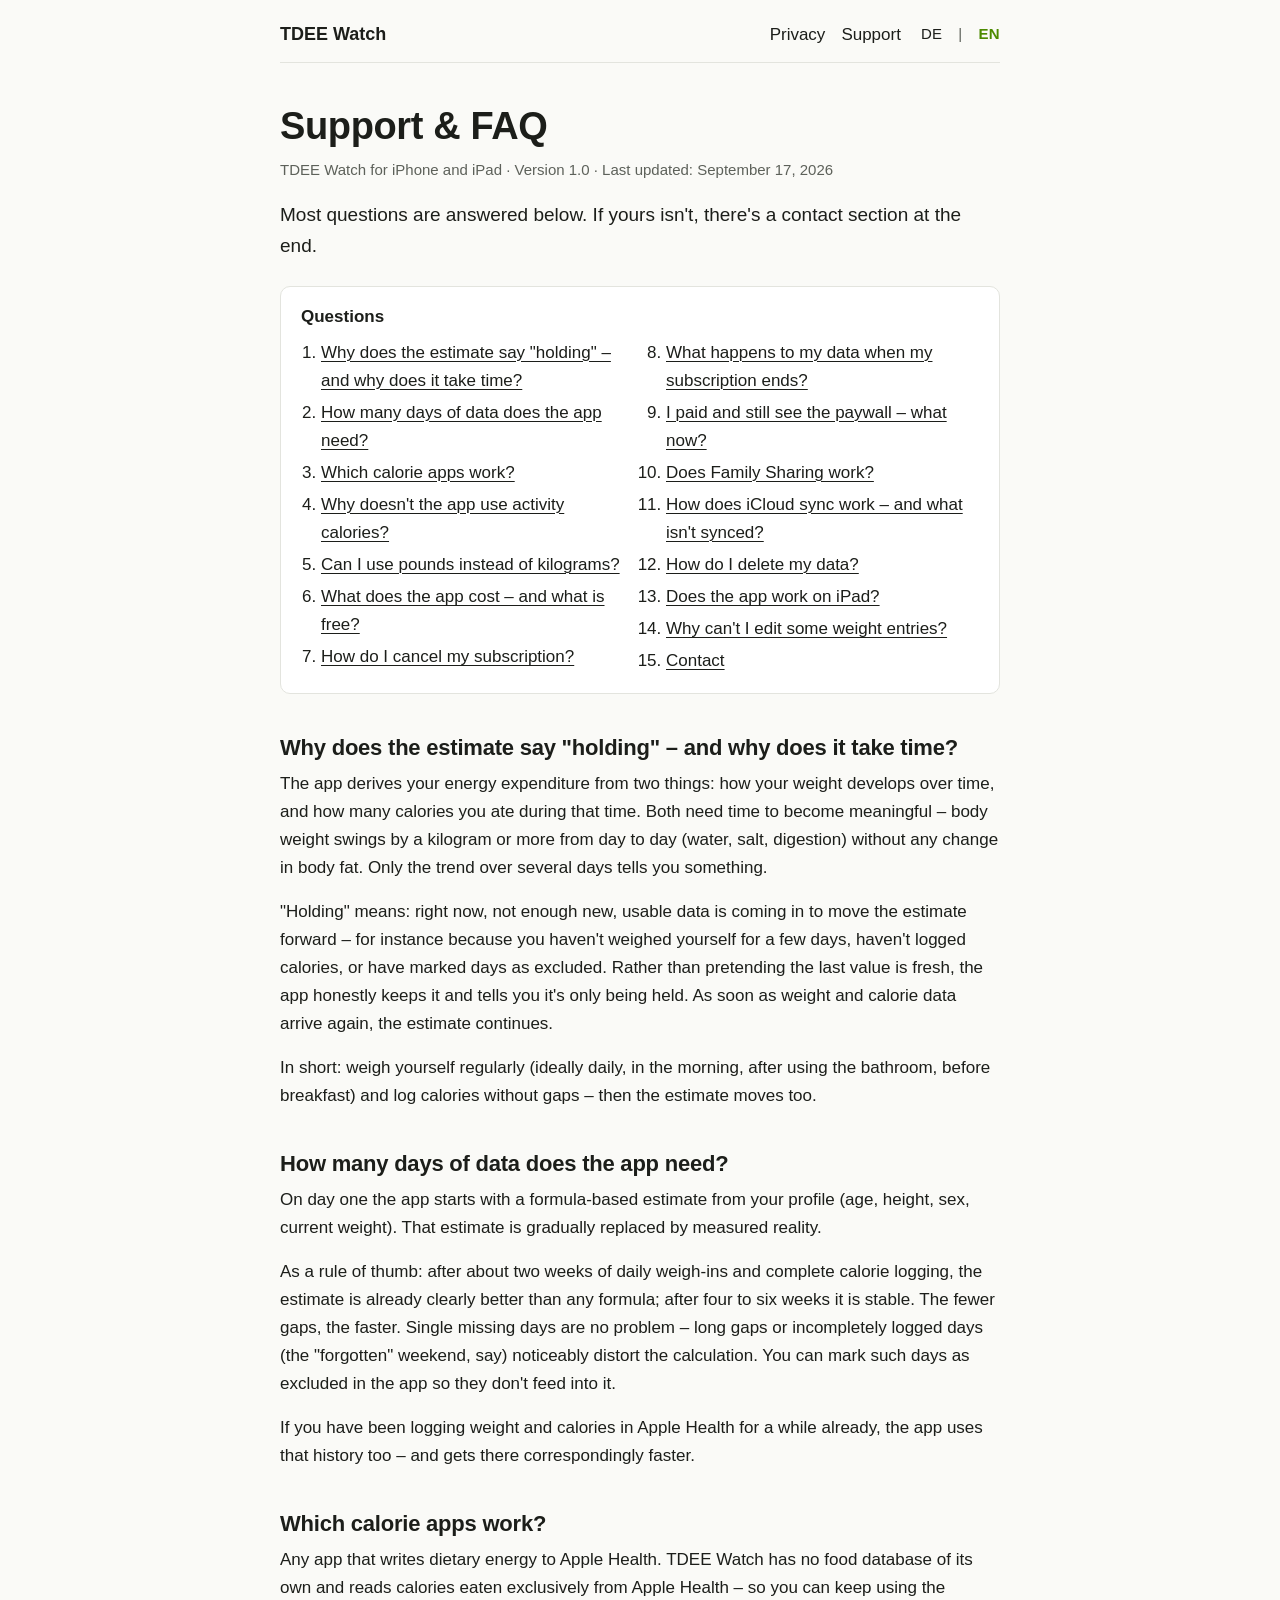
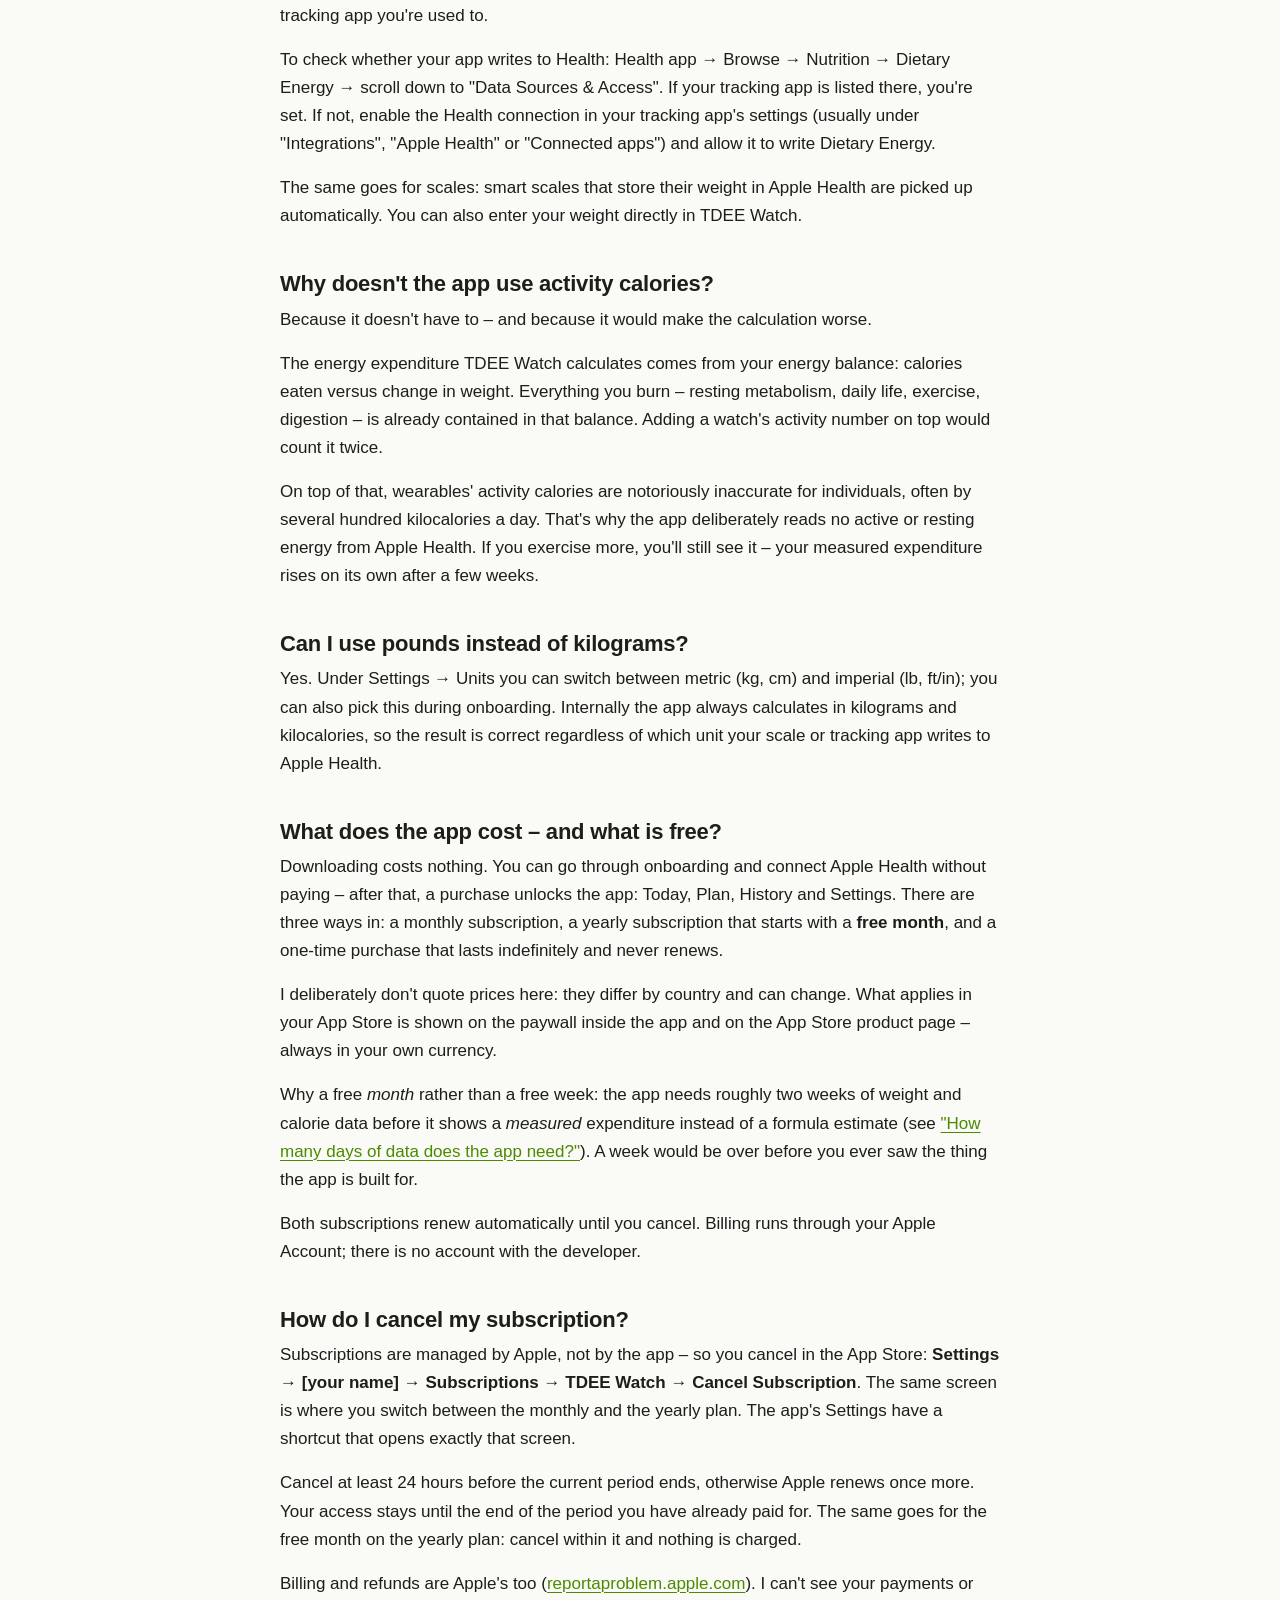
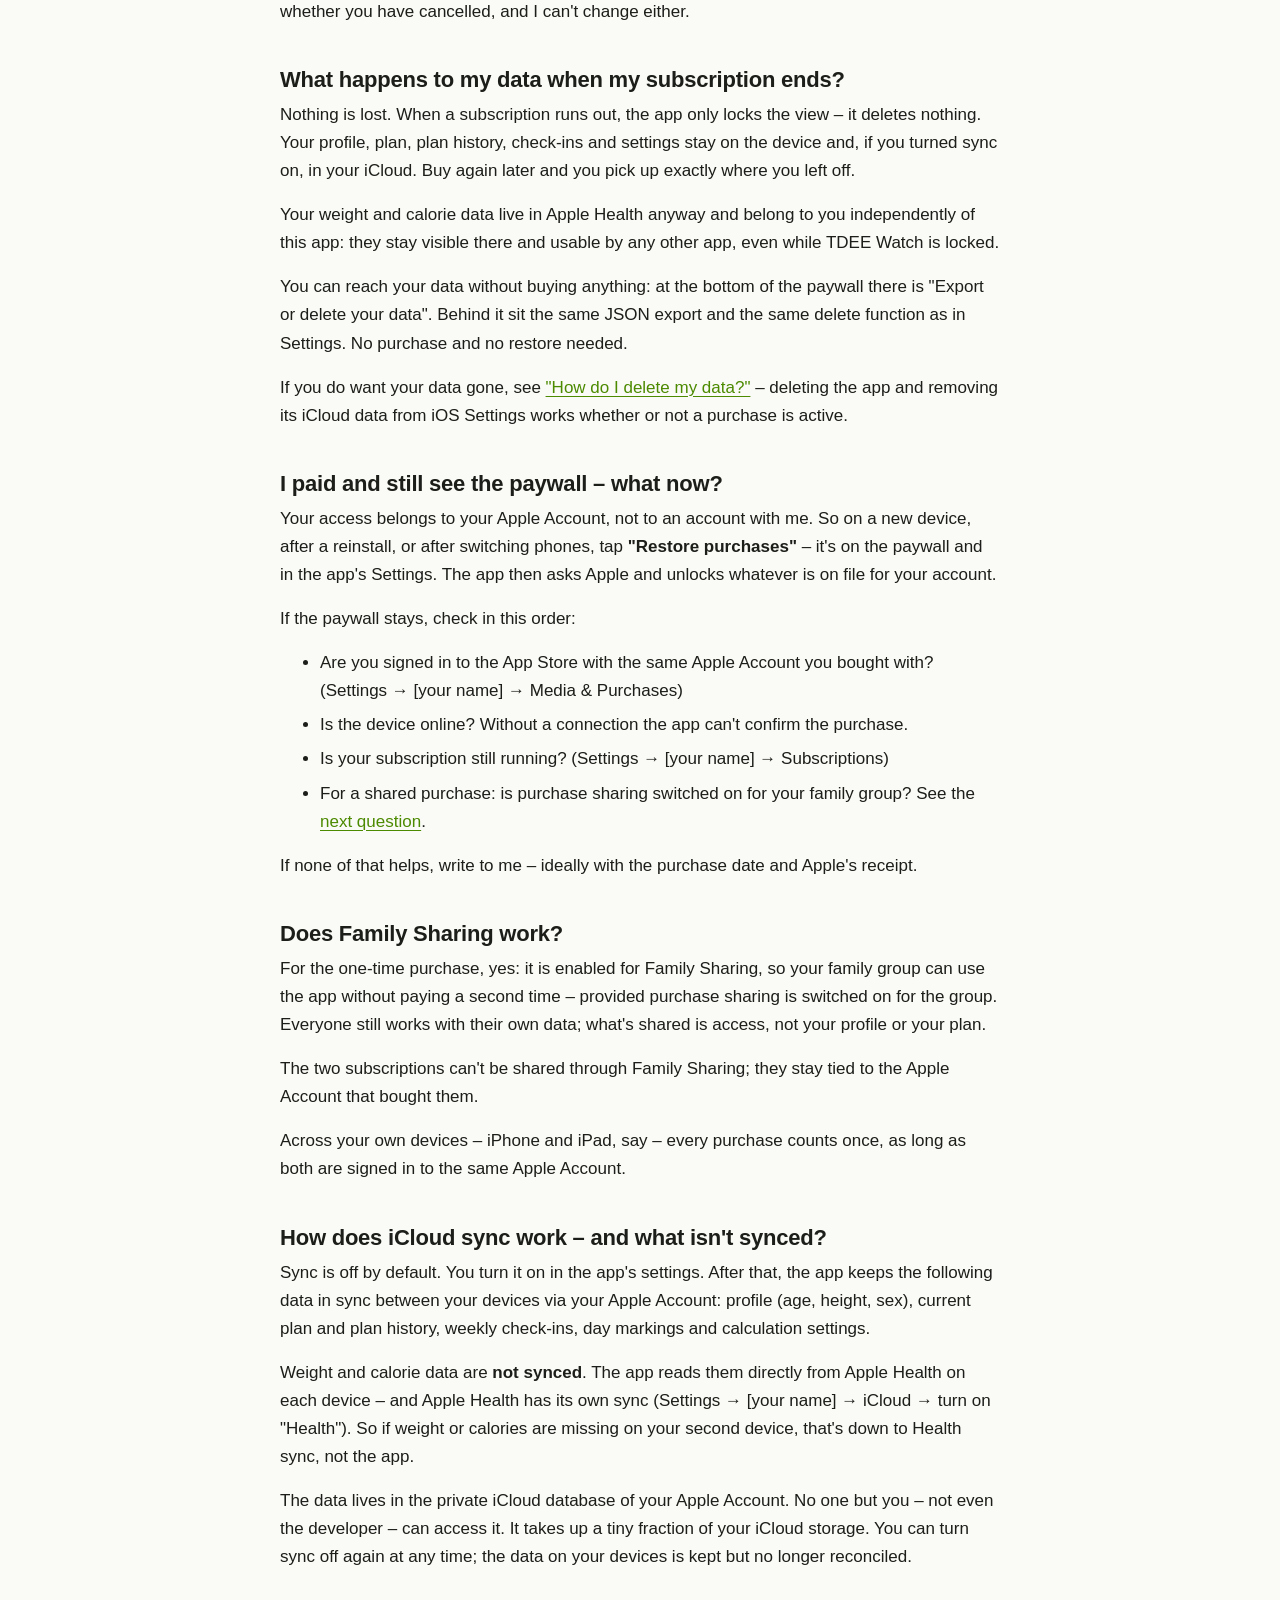
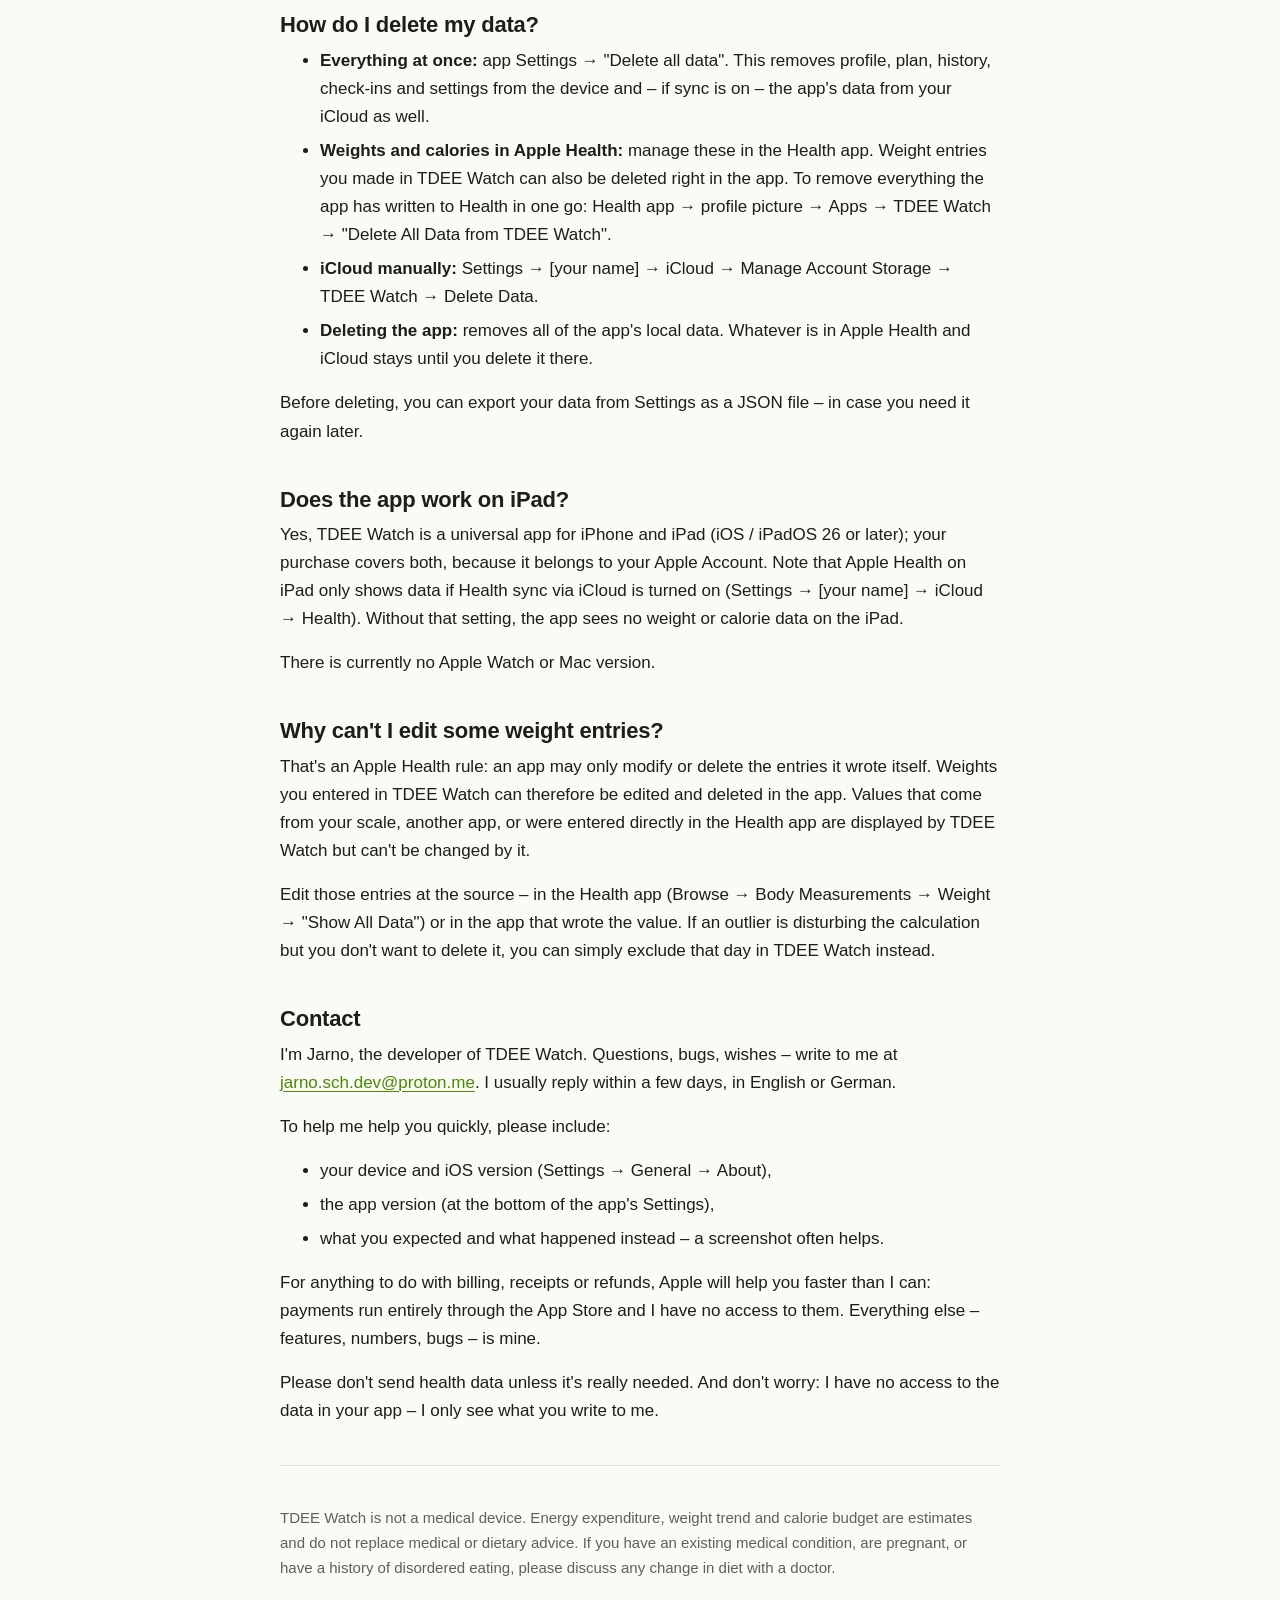
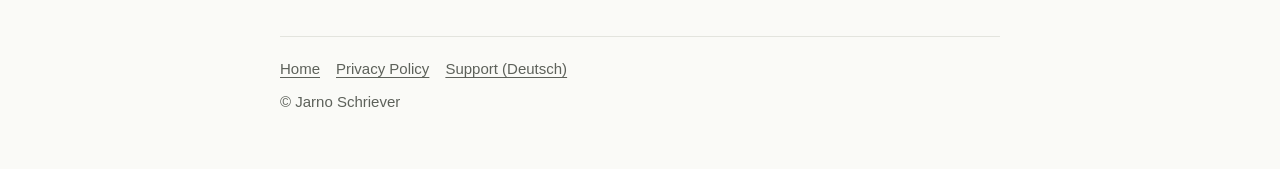
<file: en/support.html>
<!DOCTYPE html>
<html lang="en">
<head>
  <meta charset="utf-8">
  <meta name="viewport" content="width=device-width, initial-scale=1">
  <title>Support &amp; FAQ – TDEE Watch</title>
  <meta name="description" content="Frequently asked questions about TDEE Watch: the estimate, how much data it needs, calorie apps, subscriptions and purchases, iCloud sync, deleting your data – and how to reach the developer.">
  <link rel="stylesheet" href="../styles.css">
</head>
<body>

<header class="site-header">
  <a class="brand" href="../index.html#en">TDEE Watch</a>
  <nav aria-label="Pages">
    <a href="./privacy.html">Privacy</a>
    <a href="./support.html" aria-current="page">Support</a>
  </nav>
  <nav class="lang" aria-label="Language">
    <a href="../support.html" lang="de" hreflang="de">DE</a>
    <span aria-hidden="true">|</span>
    <a href="./support.html" aria-current="page" lang="en">EN</a>
  </nav>
</header>

<main>

  <h1>Support &amp; FAQ</h1>
  <p class="meta">TDEE Watch for iPhone and iPad · Version 1.0 · Last updated: September 17, 2026</p>

  <p class="lead">Most questions are answered below. If yours isn't, there's a contact section at the end.</p>

  <nav class="toc" aria-label="Questions">
    <strong>Questions</strong>
    <ol>
      <li><a href="#holding">Why does the estimate say "holding" – and why does it take time?</a></li>
      <li><a href="#days">How many days of data does the app need?</a></li>
      <li><a href="#apps">Which calorie apps work?</a></li>
      <li><a href="#activity">Why doesn't the app use activity calories?</a></li>
      <li><a href="#units">Can I use pounds instead of kilograms?</a></li>
      <li><a href="#price">What does the app cost – and what is free?</a></li>
      <li><a href="#cancel">How do I cancel my subscription?</a></li>
      <li><a href="#after-subscription">What happens to my data when my subscription ends?</a></li>
      <li><a href="#restore">I paid and still see the paywall – what now?</a></li>
      <li><a href="#family">Does Family Sharing work?</a></li>
      <li><a href="#icloud">How does iCloud sync work – and what isn't synced?</a></li>
      <li><a href="#delete">How do I delete my data?</a></li>
      <li><a href="#ipad">Does the app work on iPad?</a></li>
      <li><a href="#editing">Why can't I edit some weight entries?</a></li>
      <li><a href="#contact">Contact</a></li>
    </ol>
  </nav>

  <article class="faq-item" id="holding">
    <h2>Why does the estimate say "holding" – and why does it take time?</h2>
    <p>The app derives your energy expenditure from two things: how your weight develops over time, and how many calories you ate during that time. Both need time to become meaningful – body weight swings by a kilogram or more from day to day (water, salt, digestion) without any change in body fat. Only the trend over several days tells you something.</p>
    <p>"Holding" means: right now, not enough new, usable data is coming in to move the estimate forward – for instance because you haven't weighed yourself for a few days, haven't logged calories, or have marked days as excluded. Rather than pretending the last value is fresh, the app honestly keeps it and tells you it's only being held. As soon as weight and calorie data arrive again, the estimate continues.</p>
    <p>In short: weigh yourself regularly (ideally daily, in the morning, after using the bathroom, before breakfast) and log calories without gaps – then the estimate moves too.</p>
  </article>

  <article class="faq-item" id="days">
    <h2>How many days of data does the app need?</h2>
    <p>On day one the app starts with a formula-based estimate from your profile (age, height, sex, current weight). That estimate is gradually replaced by measured reality.</p>
    <p>As a rule of thumb: after about two weeks of daily weigh-ins and complete calorie logging, the estimate is already clearly better than any formula; after four to six weeks it is stable. The fewer gaps, the faster. Single missing days are no problem – long gaps or incompletely logged days (the "forgotten" weekend, say) noticeably distort the calculation. You can mark such days as excluded in the app so they don't feed into it.</p>
    <p>If you have been logging weight and calories in Apple Health for a while already, the app uses that history too – and gets there correspondingly faster.</p>
  </article>

  <article class="faq-item" id="apps">
    <h2>Which calorie apps work?</h2>
    <p>Any app that writes dietary energy to Apple Health. TDEE Watch has no food database of its own and reads calories eaten exclusively from Apple Health – so you can keep using the tracking app you're used to.</p>
    <p>To check whether your app writes to Health: Health app → Browse → Nutrition → Dietary Energy → scroll down to "Data Sources &amp; Access". If your tracking app is listed there, you're set. If not, enable the Health connection in your tracking app's settings (usually under "Integrations", "Apple Health" or "Connected apps") and allow it to write Dietary Energy.</p>
    <p>The same goes for scales: smart scales that store their weight in Apple Health are picked up automatically. You can also enter your weight directly in TDEE Watch.</p>
  </article>

  <article class="faq-item" id="activity">
    <h2>Why doesn't the app use activity calories?</h2>
    <p>Because it doesn't have to – and because it would make the calculation worse.</p>
    <p>The energy expenditure TDEE Watch calculates comes from your energy balance: calories eaten versus change in weight. Everything you burn – resting metabolism, daily life, exercise, digestion – is already contained in that balance. Adding a watch's activity number on top would count it twice.</p>
    <p>On top of that, wearables' activity calories are notoriously inaccurate for individuals, often by several hundred kilocalories a day. That's why the app deliberately reads no active or resting energy from Apple Health. If you exercise more, you'll still see it – your measured expenditure rises on its own after a few weeks.</p>
  </article>

  <article class="faq-item" id="units">
    <h2>Can I use pounds instead of kilograms?</h2>
    <p>Yes. Under Settings → Units you can switch between metric (kg, cm) and imperial (lb, ft/in); you can also pick this during onboarding. Internally the app always calculates in kilograms and kilocalories, so the result is correct regardless of which unit your scale or tracking app writes to Apple Health.</p>
  </article>

  <article class="faq-item" id="price">
    <h2>What does the app cost – and what is free?</h2>
    <p>Downloading costs nothing. You can go through onboarding and connect Apple Health without paying – after that, a purchase unlocks the app: Today, Plan, History and Settings. There are three ways in: a monthly subscription, a yearly subscription that starts with a <strong>free month</strong>, and a one-time purchase that lasts indefinitely and never renews.</p>
    <p>I deliberately don't quote prices here: they differ by country and can change. What applies in your App Store is shown on the paywall inside the app and on the App Store product page – always in your own currency.</p>
    <p>Why a free <em>month</em> rather than a free week: the app needs roughly two weeks of weight and calorie data before it shows a <em>measured</em> expenditure instead of a formula estimate (see <a href="#days">"How many days of data does the app need?"</a>). A week would be over before you ever saw the thing the app is built for.</p>
    <p>Both subscriptions renew automatically until you cancel. Billing runs through your Apple Account; there is no account with the developer.</p>
  </article>

  <article class="faq-item" id="cancel">
    <h2>How do I cancel my subscription?</h2>
    <p>Subscriptions are managed by Apple, not by the app – so you cancel in the App Store: <strong>Settings → [your name] → Subscriptions → TDEE Watch → Cancel Subscription</strong>. The same screen is where you switch between the monthly and the yearly plan. The app's Settings have a shortcut that opens exactly that screen.</p>
    <p>Cancel at least 24 hours before the current period ends, otherwise Apple renews once more. Your access stays until the end of the period you have already paid for. The same goes for the free month on the yearly plan: cancel within it and nothing is charged.</p>
    <p>Billing and refunds are Apple's too (<a href="https://reportaproblem.apple.com" rel="noopener">reportaproblem.apple.com</a>). I can't see your payments or whether you have cancelled, and I can't change either.</p>
  </article>

  <article class="faq-item" id="after-subscription">
    <h2>What happens to my data when my subscription ends?</h2>
    <p>Nothing is lost. When a subscription runs out, the app only locks the view – it deletes nothing. Your profile, plan, plan history, check-ins and settings stay on the device and, if you turned sync on, in your iCloud. Buy again later and you pick up exactly where you left off.</p>
    <p>Your weight and calorie data live in Apple Health anyway and belong to you independently of this app: they stay visible there and usable by any other app, even while TDEE Watch is locked.</p>
    <p>You can reach your data without buying anything: at the bottom of the paywall there is "Export or delete your data". Behind it sit the same JSON export and the same delete function as in Settings. No purchase and no restore needed.</p>
    <p>If you do want your data gone, see <a href="#delete">"How do I delete my data?"</a> – deleting the app and removing its iCloud data from iOS Settings works whether or not a purchase is active.</p>
  </article>

  <article class="faq-item" id="restore">
    <h2>I paid and still see the paywall – what now?</h2>
    <p>Your access belongs to your Apple Account, not to an account with me. So on a new device, after a reinstall, or after switching phones, tap <strong>"Restore purchases"</strong> – it's on the paywall and in the app's Settings. The app then asks Apple and unlocks whatever is on file for your account.</p>
    <p>If the paywall stays, check in this order:</p>
    <ul>
      <li>Are you signed in to the App Store with the same Apple Account you bought with? (Settings → [your name] → Media &amp; Purchases)</li>
      <li>Is the device online? Without a connection the app can't confirm the purchase.</li>
      <li>Is your subscription still running? (Settings → [your name] → Subscriptions)</li>
      <li>For a shared purchase: is purchase sharing switched on for your family group? See the <a href="#family">next question</a>.</li>
    </ul>
    <p>If none of that helps, write to me – ideally with the purchase date and Apple's receipt.</p>
  </article>

  <article class="faq-item" id="family">
    <h2>Does Family Sharing work?</h2>
    <p>For the one-time purchase, yes: it is enabled for Family Sharing, so your family group can use the app without paying a second time – provided purchase sharing is switched on for the group. Everyone still works with their own data; what's shared is access, not your profile or your plan.</p>
    <p>The two subscriptions can't be shared through Family Sharing; they stay tied to the Apple Account that bought them.</p>
    <p>Across your own devices – iPhone and iPad, say – every purchase counts once, as long as both are signed in to the same Apple Account.</p>
  </article>

  <article class="faq-item" id="icloud">
    <h2>How does iCloud sync work – and what isn't synced?</h2>
    <p>Sync is off by default. You turn it on in the app's settings. After that, the app keeps the following data in sync between your devices via your Apple Account: profile (age, height, sex), current plan and plan history, weekly check-ins, day markings and calculation settings.</p>
    <p>Weight and calorie data are <strong>not synced</strong>. The app reads them directly from Apple Health on each device – and Apple Health has its own sync (Settings → [your name] → iCloud → turn on "Health"). So if weight or calories are missing on your second device, that's down to Health sync, not the app.</p>
    <p>The data lives in the private iCloud database of your Apple Account. No one but you – not even the developer – can access it. It takes up a tiny fraction of your iCloud storage. You can turn sync off again at any time; the data on your devices is kept but no longer reconciled.</p>
  </article>

  <article class="faq-item" id="delete">
    <h2>How do I delete my data?</h2>
    <ul>
      <li><strong>Everything at once:</strong> app Settings → "Delete all data". This removes profile, plan, history, check-ins and settings from the device and – if sync is on – the app's data from your iCloud as well.</li>
      <li><strong>Weights and calories in Apple Health:</strong> manage these in the Health app. Weight entries you made in TDEE Watch can also be deleted right in the app. To remove everything the app has written to Health in one go: Health app → profile picture → Apps → TDEE Watch → "Delete All Data from TDEE Watch".</li>
      <li><strong>iCloud manually:</strong> Settings → [your name] → iCloud → Manage Account Storage → TDEE Watch → Delete Data.</li>
      <li><strong>Deleting the app:</strong> removes all of the app's local data. Whatever is in Apple Health and iCloud stays until you delete it there.</li>
    </ul>
    <p>Before deleting, you can export your data from Settings as a JSON file – in case you need it again later.</p>
  </article>

  <article class="faq-item" id="ipad">
    <h2>Does the app work on iPad?</h2>
    <p>Yes, TDEE Watch is a universal app for iPhone and iPad (iOS / iPadOS 26 or later); your purchase covers both, because it belongs to your Apple Account. Note that Apple Health on iPad only shows data if Health sync via iCloud is turned on (Settings → [your name] → iCloud → Health). Without that setting, the app sees no weight or calorie data on the iPad.</p>
    <p>There is currently no Apple Watch or Mac version.</p>
  </article>

  <article class="faq-item" id="editing">
    <h2>Why can't I edit some weight entries?</h2>
    <p>That's an Apple Health rule: an app may only modify or delete the entries it wrote itself. Weights you entered in TDEE Watch can therefore be edited and deleted in the app. Values that come from your scale, another app, or were entered directly in the Health app are displayed by TDEE Watch but can't be changed by it.</p>
    <p>Edit those entries at the source – in the Health app (Browse → Body Measurements → Weight → "Show All Data") or in the app that wrote the value. If an outlier is disturbing the calculation but you don't want to delete it, you can simply exclude that day in TDEE Watch instead.</p>
  </article>

  <h2 id="contact">Contact</h2>
  <p>I'm Jarno, the developer of TDEE Watch. Questions, bugs, wishes – write to me at <a href="mailto:jarno.sch.dev@proton.me">jarno.sch.dev@proton.me</a>. I usually reply within a few days, in English or German.</p>
  <p>To help me help you quickly, please include:</p>
  <ul>
    <li>your device and iOS version (Settings → General → About),</li>
    <li>the app version (at the bottom of the app's Settings),</li>
    <li>what you expected and what happened instead – a screenshot often helps.</li>
  </ul>
  <p>For anything to do with billing, receipts or refunds, Apple will help you faster than I can: payments run entirely through the App Store and I have no access to them. Everything else – features, numbers, bugs – is mine.</p>
  <p>Please don't send health data unless it's really needed. And don't worry: I have no access to the data in your app – I only see what you write to me.</p>

  <hr>
  <p class="meta">TDEE Watch is not a medical device. Energy expenditure, weight trend and calorie budget are estimates and do not replace medical or dietary advice. If you have an existing medical condition, are pregnant, or have a history of disordered eating, please discuss any change in diet with a doctor.</p>

</main>

<footer class="site-footer">
  <nav aria-label="Footer">
    <a href="../index.html#en">Home</a>
    <a href="./privacy.html">Privacy Policy</a>
    <a href="../support.html" hreflang="de" lang="de">Support (Deutsch)</a>
  </nav>
  <p>© Jarno Schriever</p>
</footer>

</body>
</html>
</file>
<file: styles.css>
/* TDEE Watch — docs site (privacy, support, landing).
   No JavaScript, no external assets. Mobile-first. */

:root {
  color-scheme: light dark;
  --bg: #fafaf7;
  --fg: #1c1e1a;
  --muted: #5d615a;
  --accent: #4C8A00;          /* darker green for contrast on light backgrounds */
  --accent-soft: rgba(76, 138, 0, 0.12);
  --border: #e3e4de;
  --card: #ffffff;
  --code-bg: #f0f1ec;
  --max-width: 720px;
}

@media (prefers-color-scheme: dark) {
  :root {
    --bg: #0f110d;
    --fg: #eceee6;
    --muted: #a4a99b;
    --accent: #B8FF33;        /* lime, used sparingly */
    --accent-soft: rgba(184, 255, 51, 0.12);
    --border: #262a22;
    --card: #161913;
    --code-bg: #1c2018;
  }
}

* { box-sizing: border-box; }

html { -webkit-text-size-adjust: 100%; }

body {
  margin: 0;
  background: var(--bg);
  color: var(--fg);
  font-family: -apple-system, BlinkMacSystemFont, "SF Pro", Inter, sans-serif;
  font-size: 1.0625rem;
  line-height: 1.65;
  padding-inline: 20px;
  padding-block: 0 48px;
}

a {
  color: var(--accent);
  text-decoration: underline;
  text-decoration-thickness: 1px;
  text-underline-offset: 0.18em;
}

a:hover,
a:focus-visible { text-decoration-thickness: 2px; }

a:focus-visible {
  outline: 2px solid var(--accent);
  outline-offset: 3px;
  border-radius: 3px;
}

/* Header ------------------------------------------------------------- */

.site-header {
  max-width: var(--max-width);
  margin: 0 auto;
  padding-block: 20px 12px;
  display: flex;
  flex-wrap: wrap;
  align-items: center;
  gap: 12px 20px;
  border-bottom: 1px solid var(--border);
}

.brand {
  font-weight: 700;
  font-size: 1.125rem;
  color: var(--fg);
  text-decoration: none;
  margin-right: auto;
}

.brand:hover { color: var(--accent); }

.site-header nav {
  display: flex;
  gap: 16px;
  flex-wrap: wrap;
}

.site-header nav a {
  color: var(--fg);
  text-decoration: none;
}

.site-header nav a:hover {
  color: var(--accent);
  text-decoration: underline;
}

.lang {
  display: inline-flex;
  align-items: center;
  gap: 8px;
  font-size: 0.9375rem;
  color: var(--muted);
  letter-spacing: 0.02em;
}

.lang a[aria-current="page"] {
  color: var(--accent);
  font-weight: 600;
}

/* Content ------------------------------------------------------------ */

main {
  max-width: var(--max-width);
  margin: 0 auto;
  padding-top: 8px;
}

h1, h2, h3 {
  line-height: 1.25;
  letter-spacing: -0.01em;
}

h1 { font-size: clamp(1.75rem, 5vw, 2.375rem); margin: 32px 0 8px; }
h2 { font-size: 1.375rem; margin: 40px 0 8px; }
h3 { font-size: 1.125rem; margin: 28px 0 6px; }

h2 + p,
h3 + p { margin-top: 0; }

p, ul, ol { margin: 0 0 16px; }
li { margin-bottom: 6px; }
li > ul { margin: 6px 0 0; }

.lead { font-size: 1.1875rem; }
.meta { color: var(--muted); font-size: 0.9375rem; }

code {
  font-family: ui-monospace, "SF Mono", Menlo, monospace;
  font-size: 0.92em;
  background: var(--code-bg);
  padding: 0.1em 0.35em;
  border-radius: 4px;
}

hr {
  border: 0;
  border-top: 1px solid var(--border);
  margin: 40px 0;
}

/* Definition lists for the "what is processed" blocks */
dl { margin: 0 0 16px; }
dt { font-weight: 600; margin-top: 12px; }
dd { margin: 2px 0 0 0; }

.note {
  border-left: 3px solid var(--accent);
  background: var(--accent-soft);
  padding: 12px 16px;
  border-radius: 0 8px 8px 0;
  margin: 20px 0;
}

.toc {
  background: var(--card);
  border: 1px solid var(--border);
  border-radius: 10px;
  padding: 16px 20px;
  margin: 24px 0 32px;
}
.toc ol { margin: 8px 0 0; padding-left: 20px; }
.toc li { margin-bottom: 4px; }
.toc a { color: var(--fg); }
.toc a:hover { color: var(--accent); }

/* Landing ------------------------------------------------------------ */

.hero { padding-block: 24px 8px; }

.hero .tagline {
  color: var(--muted);
  font-size: 1.0625rem;
  margin-top: 0;
}

.cta-row {
  display: flex;
  flex-wrap: wrap;
  gap: 12px 20px;
  align-items: center;
  margin: 20px 0 8px;
}

.badge-placeholder {
  display: inline-flex;
  align-items: center;
  justify-content: center;
  min-width: 160px;
  min-height: 52px;
  padding: 10px 18px;
  border: 1.5px dashed var(--muted);
  border-radius: 10px;
  color: var(--muted);
  font-size: 0.9375rem;
  text-decoration: none;
}
.badge-placeholder:hover {
  border-color: var(--accent);
  color: var(--accent);
}

.features {
  list-style: none;
  padding: 0;
  margin: 16px 0 0;
  display: grid;
  gap: 12px;
}
.features li {
  background: var(--card);
  border: 1px solid var(--border);
  border-radius: 10px;
  padding: 14px 16px;
  margin: 0;
}
.features strong { display: block; margin-bottom: 2px; }

.screenshots {
  display: grid;
  grid-template-columns: repeat(auto-fit, minmax(140px, 1fr));
  gap: 12px;
  margin: 16px 0 0;
}
.screenshots figure { margin: 0; }
.screenshots .frame {
  aspect-ratio: 9 / 19.5;
  max-width: 100%;
  border: 1.5px dashed var(--muted);
  border-radius: 22px;
  display: flex;
  align-items: center;
  justify-content: center;
  text-align: center;
  color: var(--muted);
  font-size: 0.875rem;
  padding: 12px;
}
.screenshots figcaption {
  text-align: center;
  color: var(--muted);
  font-size: 0.875rem;
  margin-top: 6px;
}

.faq-item { margin-bottom: 8px; }

/* Footer ------------------------------------------------------------- */

.site-footer {
  max-width: var(--max-width);
  margin: 56px auto 0;
  padding-top: 20px;
  border-top: 1px solid var(--border);
  color: var(--muted);
  font-size: 0.9375rem;
}
.site-footer nav {
  display: flex;
  flex-wrap: wrap;
  gap: 8px 16px;
  margin-bottom: 8px;
}
.site-footer nav a { color: var(--muted); }
.site-footer nav a:hover { color: var(--accent); }
.site-footer p { margin: 0 0 6px; }

@media (min-width: 600px) {
  body { padding-inline: 32px; }
  .toc ol { columns: 2; column-gap: 32px; }
}

@media print {
  body { background: #fff; color: #000; }
  .site-header nav,
  .lang,
  .site-footer nav { display: none; }
  a { color: #000; }
}
</file>
